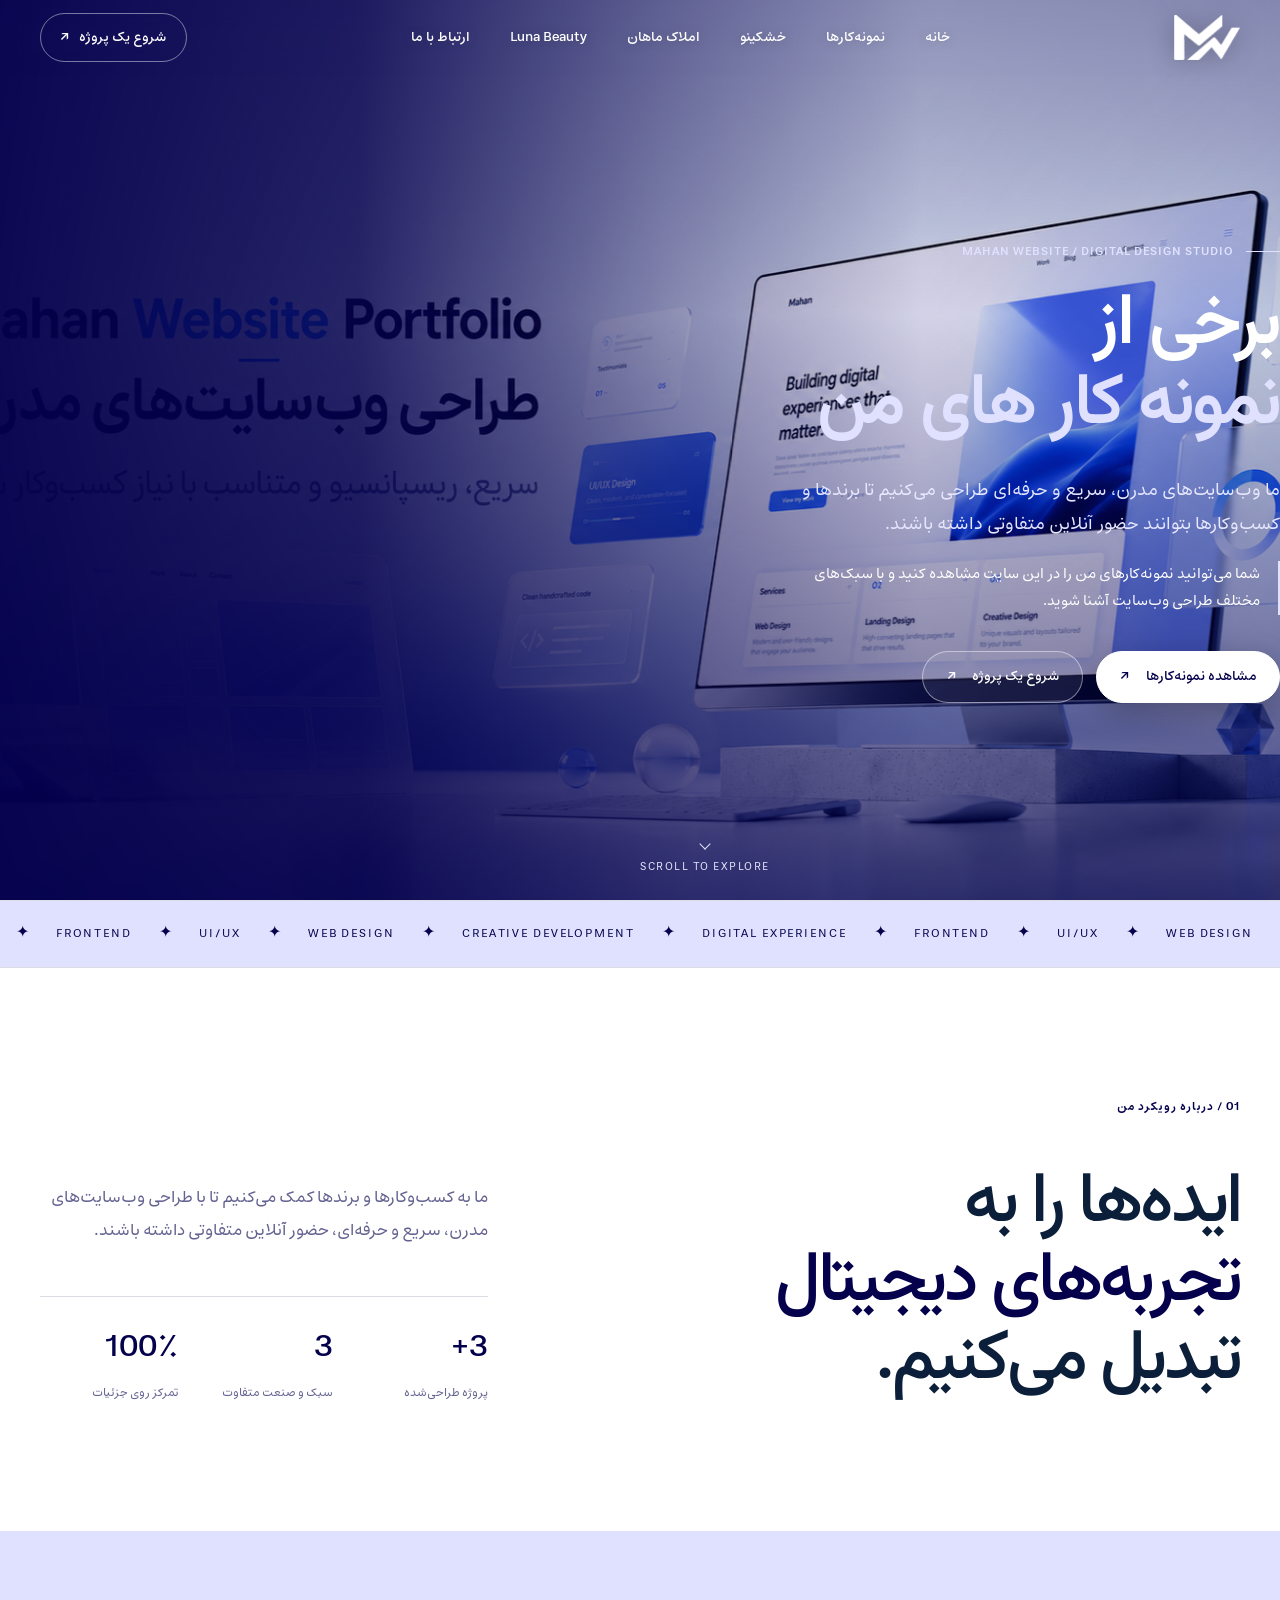
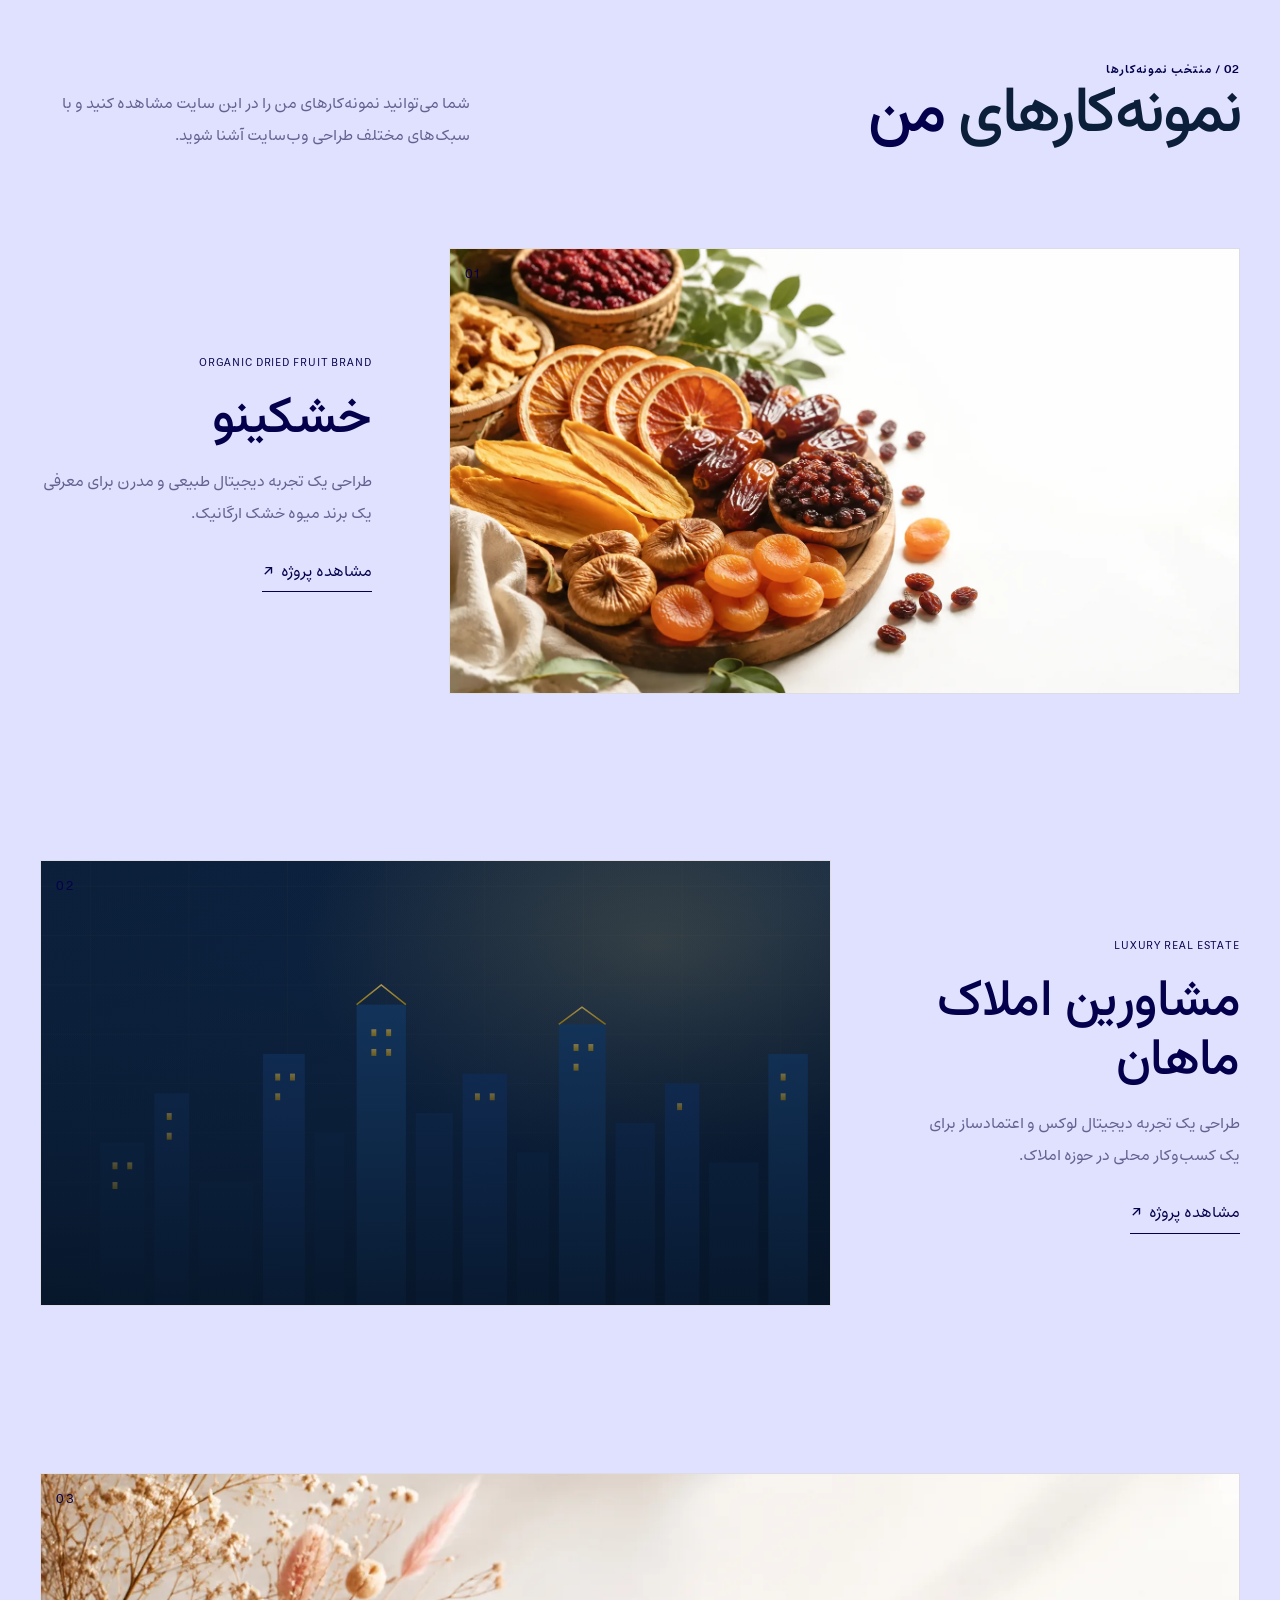
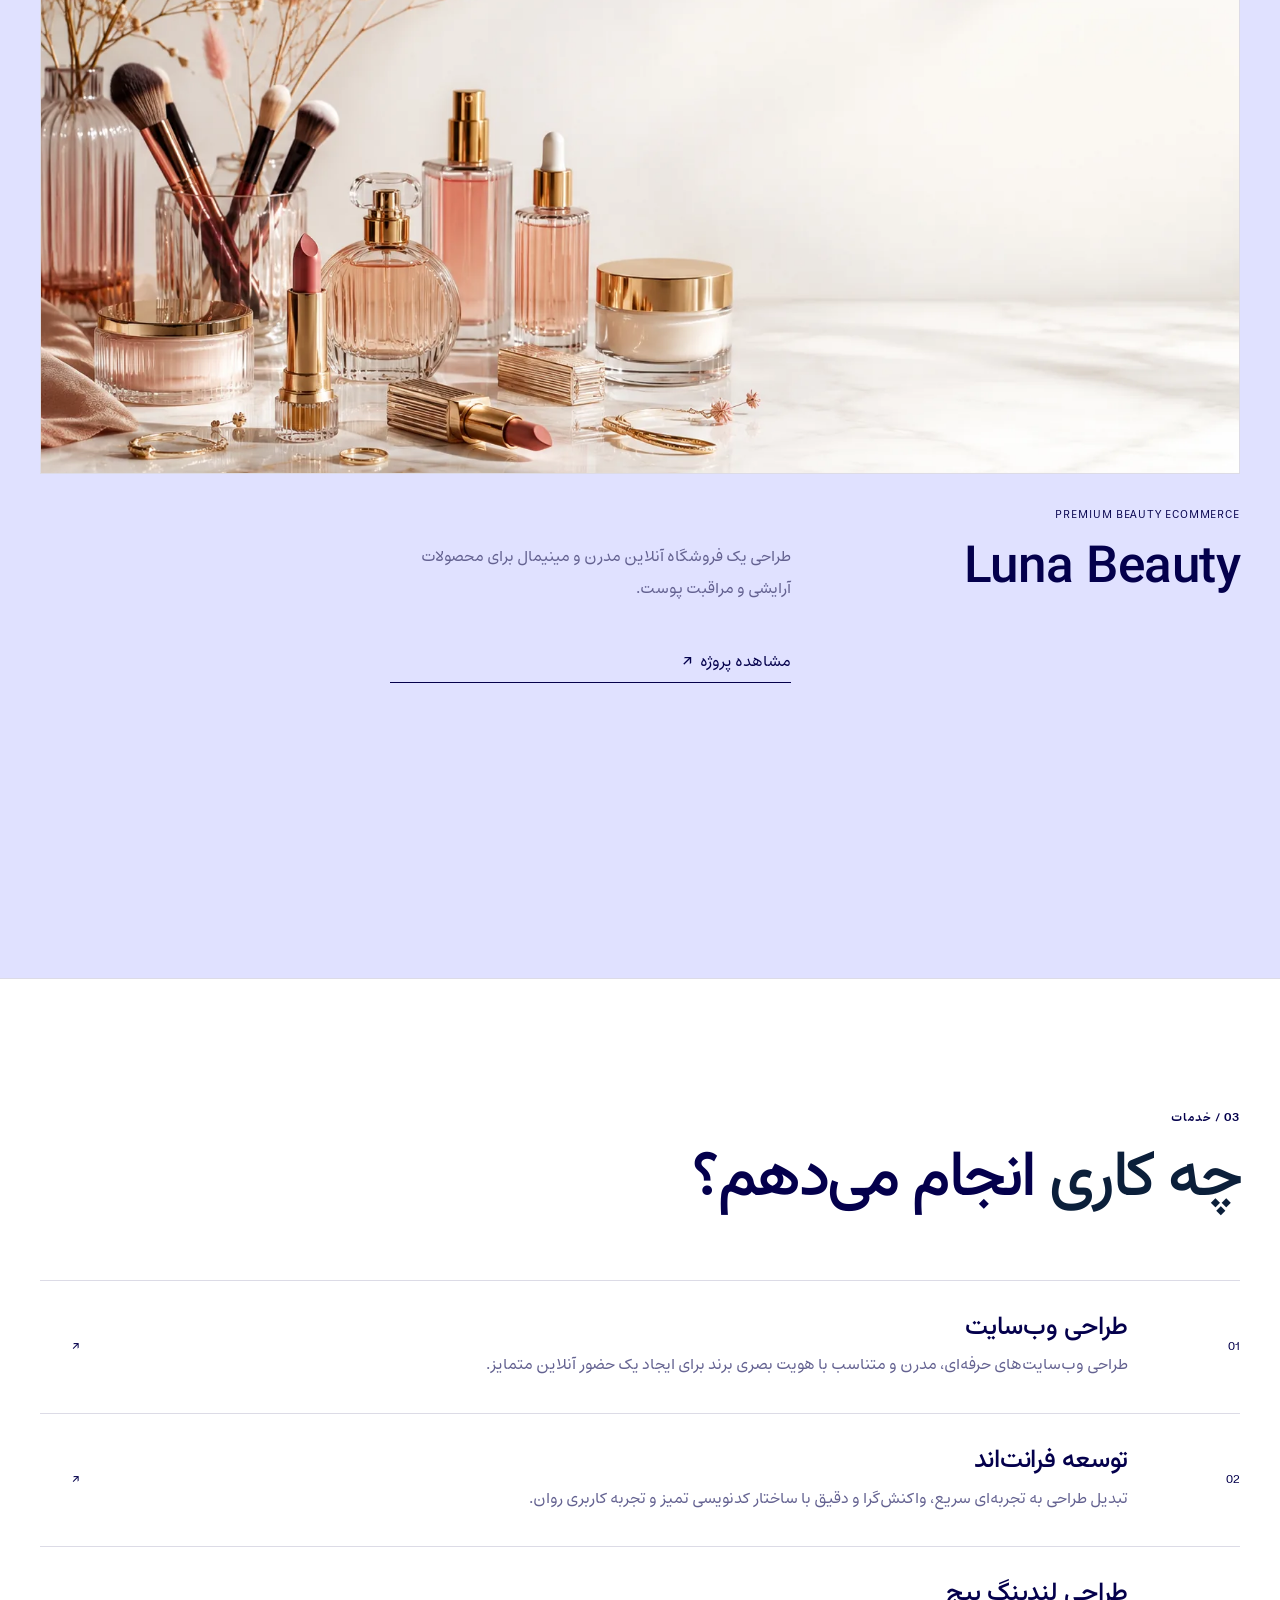
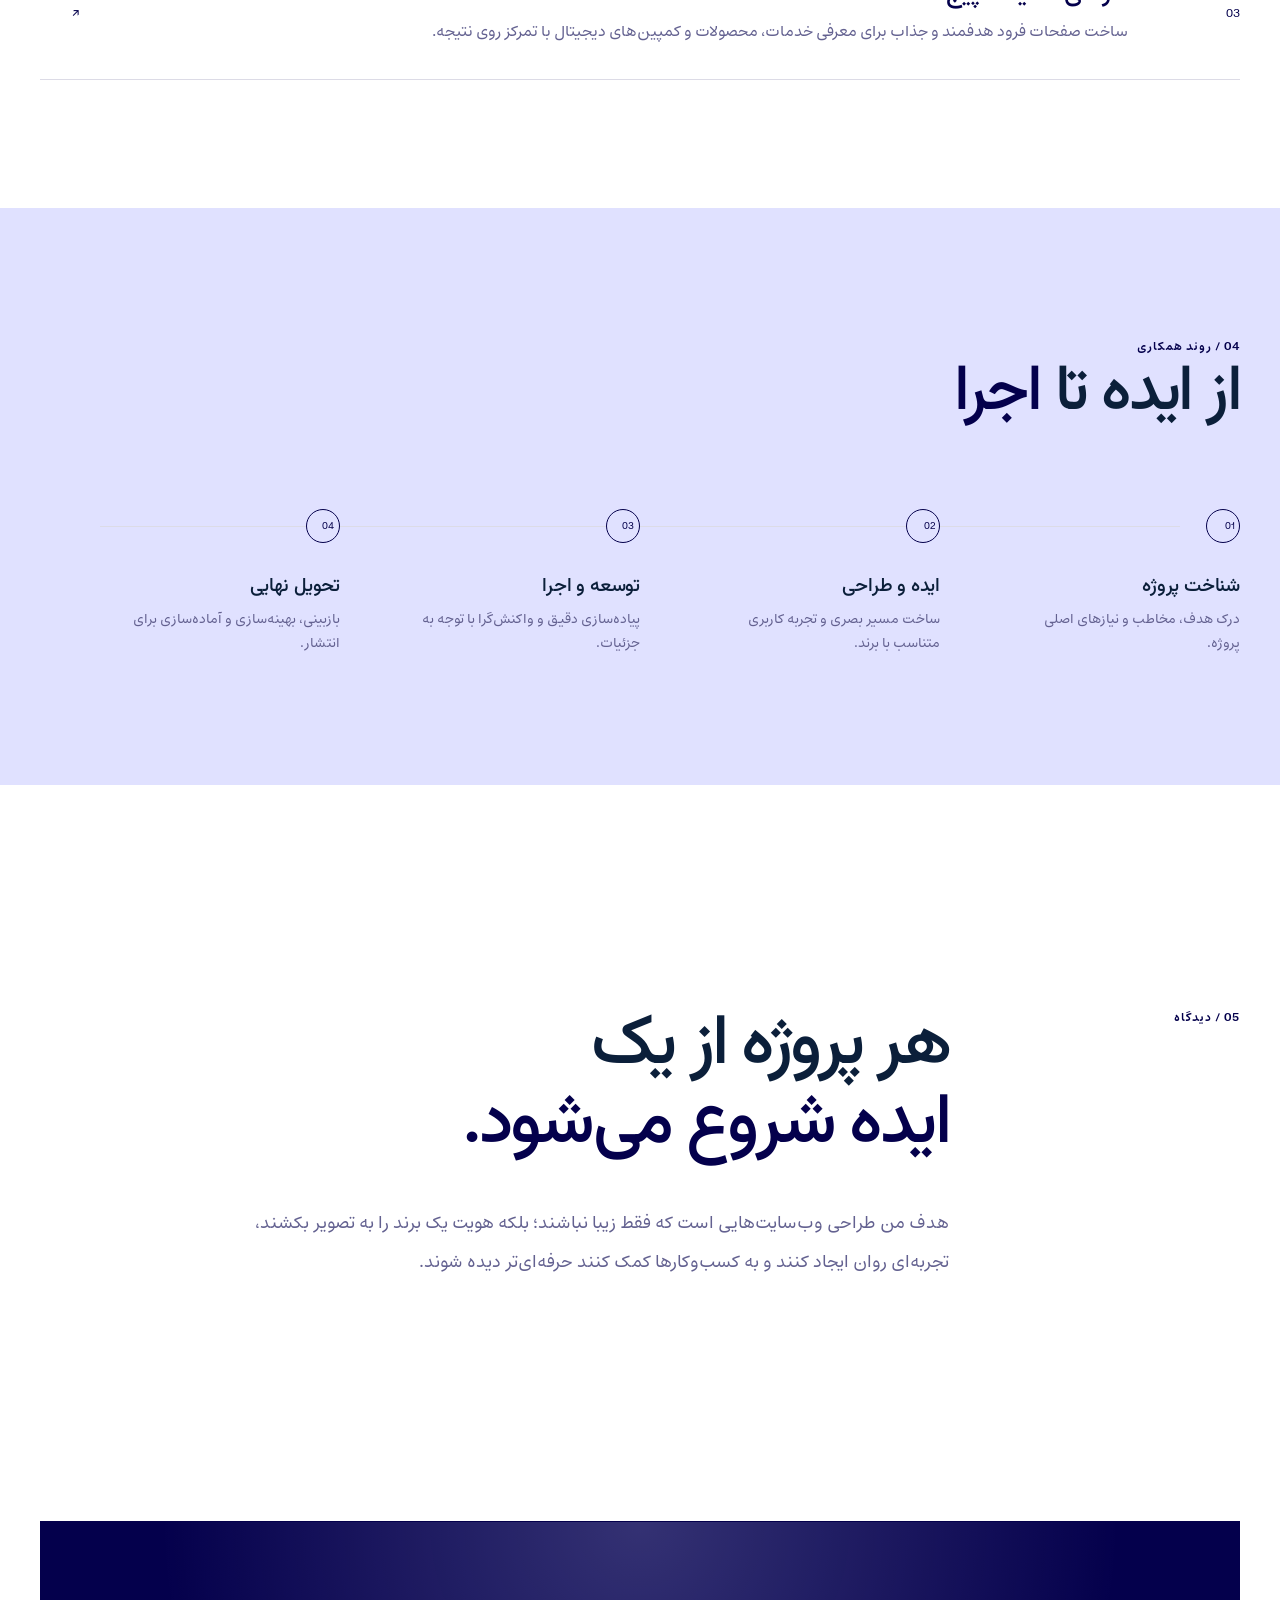
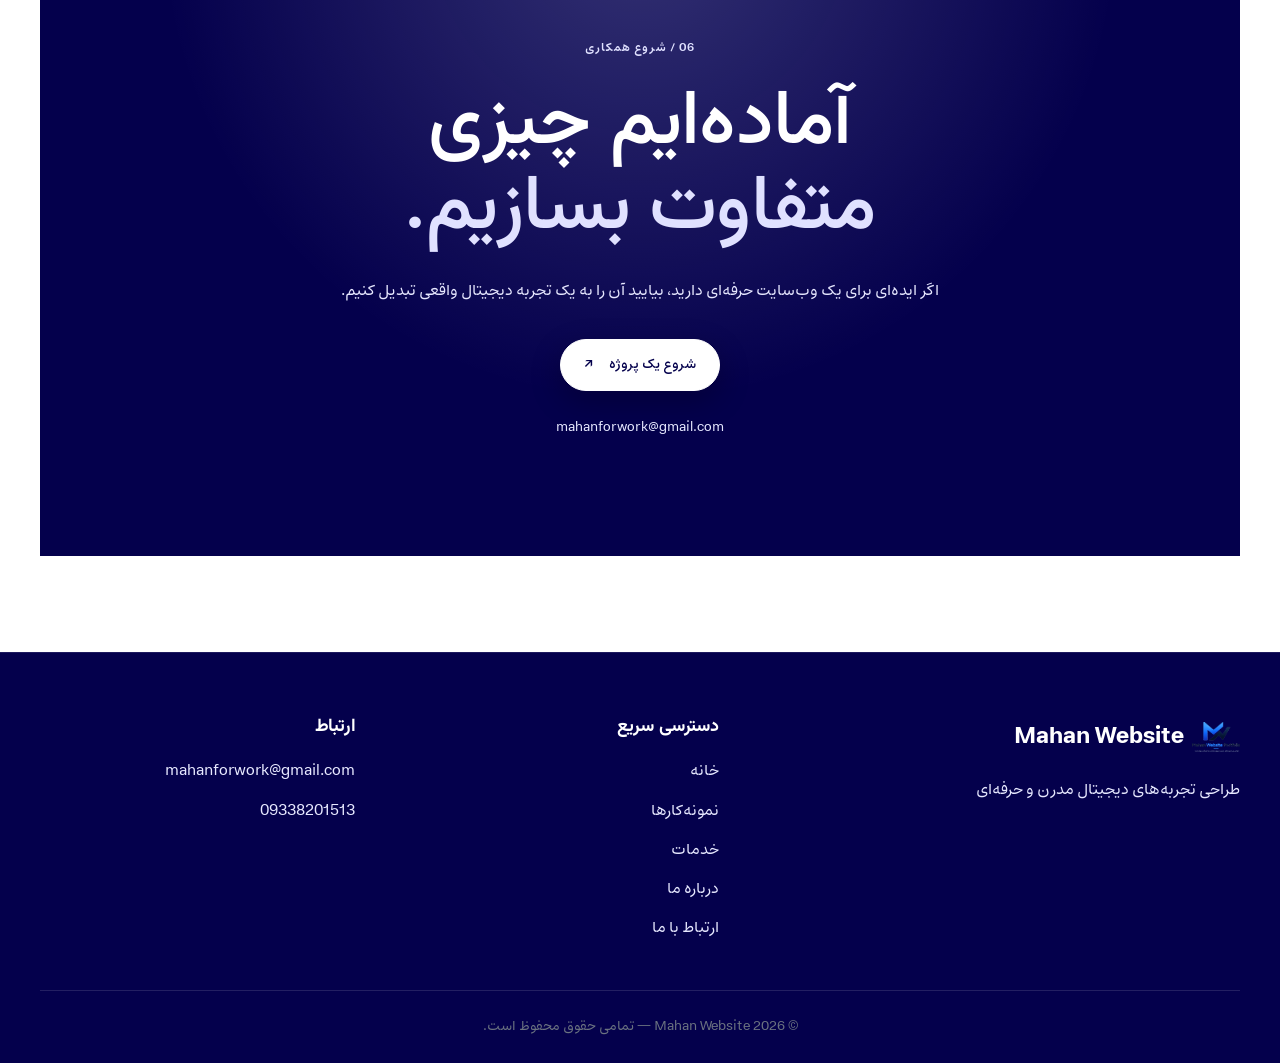
<file: index.html>
<!DOCTYPE html>
<html lang="fa" dir="rtl">
<head>
  <meta charset="UTF-8">
  <link rel="icon" type="image/svg+xml" href="assets/favicon.svg">
  <meta name="viewport" content="width=device-width, initial-scale=1.0">

  <title>Mahan Website | طراحی وب‌سایت‌های مدرن و حرفه‌ای</title>
  <meta name="description" content="Mahan Website؛ مجموعه‌ای از نمونه‌کارهای طراحی و توسعه وب‌سایت‌های مدرن و حرفه‌ای برای برندها و کسب‌وکارهای مختلف.">
  <meta name="author" content="Mahan Website">

  <meta property="og:type" content="website">
  <meta property="og:title" content="Mahan Website | طراحی وب‌سایت‌های مدرن و حرفه‌ای">
  <meta property="og:description" content="نمونه‌کارهای طراحی و توسعه وب‌سایت‌های مدرن و حرفه‌ای برای برندها و کسب‌وکارهای مختلف.">
  <meta property="og:image" content="assets/images/home-hero.webp">
  <meta property="og:locale" content="fa_IR">

  <link rel="stylesheet" href="css/global.css">
  <link rel="stylesheet" href="css/home.css">
</head>

<body class="portfolio-home-page">

<header class="site-navbar portfolio-navbar">
  <div class="container navbar-inner">
    <a href="index.html" class="navbar-logo" aria-label="Mahan Website - صفحه اصلی">
      <img src="assets/logo/mahan-icon-uploaded.png" alt="Mahan Website" class="navbar-logo-img" width="82" height="56">
      <span class="navbar-logo-text">Mahan Website</span>
    </a>

    <nav class="navbar-menu" aria-label="منوی اصلی">
      <a href="index.html" class="navbar-link active" aria-current="page">خانه</a>
      <a href="index.html#portfolio" class="navbar-link">نمونه‌کارها</a>
      <a href="drykino.html" class="navbar-link">خشکینو</a>
      <a href="real-estate.html" class="navbar-link">املاک ماهان</a>
      <a href="beauty-store.html" class="navbar-link">Luna Beauty</a>
      <a href="contact.html" class="navbar-link">ارتباط با ما</a>
    </nav>

    <a href="contact.html" class="home-nav-cta">شروع یک پروژه <span aria-hidden="true">↗</span></a>

    <button class="navbar-toggle" type="button" aria-label="باز کردن منوی موبایل" aria-expanded="false" aria-controls="mobile-drawer">
      <span></span><span></span><span></span>
    </button>
  </div>
</header>

<div class="navbar-overlay" aria-hidden="true"></div>

<aside class="mobile-drawer" id="mobile-drawer" aria-hidden="true">
  <div class="mobile-drawer-header">
    <a href="index.html" class="navbar-logo">
      <img src="assets/logo/mahan-icon-uploaded.png" alt="Mahan Website" class="navbar-logo-img" width="82" height="56">
      <span class="navbar-logo-text">Mahan Website</span>
    </a>
    <button class="mobile-drawer-close" type="button" aria-label="بستن منوی موبایل">×</button>
  </div>

  <nav class="mobile-nav" aria-label="منوی موبایل">
    <a href="index.html" class="mobile-nav-link active" aria-current="page">خانه</a>
    <a href="index.html#portfolio" class="mobile-nav-link">نمونه‌کارها</a>
    <a href="drykino.html" class="mobile-nav-link">خشکینو</a>
    <a href="real-estate.html" class="mobile-nav-link">املاک ماهان</a>
    <a href="beauty-store.html" class="mobile-nav-link">Luna Beauty</a>
    <a href="contact.html" class="mobile-nav-link">ارتباط با ما</a>
  </nav>

  <a href="contact.html" class="mobile-home-cta">شروع یک پروژه <span aria-hidden="true">↗</span></a>
</aside>

<main>
  <section class="portfolio-hero" aria-labelledby="hero-title">
    <div class="hero-media" aria-hidden="true">
      <img src="assets/images/home-hero.webp" alt="" class="hero-media-img" loading="eager" fetchpriority="high">
      <div class="hero-media-overlay"></div>
    </div>

    <div class="container portfolio-hero-inner">
      <div class="portfolio-hero-copy">
        <p class="portfolio-eyebrow"><span></span> Mahan Website / Digital Design Studio</p>
        <h1 id="hero-title">برخی از <br><em>نمونه کار های من</em></h1>
        <p class="portfolio-hero-description">
          ما وب‌سایت‌های مدرن، سریع و حرفه‌ای طراحی می‌کنیم تا برندها و کسب‌وکارها بتوانند حضور آنلاین متفاوتی داشته باشند.
        </p>
        <p class="portfolio-hero-message">
          شما می‌توانید نمونه‌کارهای من را در این سایت مشاهده کنید و با سبک‌های مختلف طراحی وب‌سایت آشنا شوید.
        </p>
        <div class="home-btn-group">
          <a href="#portfolio" class="btn home-btn-primary">مشاهده نمونه‌کارها <span>↗</span></a>
          <a href="contact.html" class="btn home-btn-secondary">شروع یک پروژه <span>↗</span></a>
        </div>
      </div>
    </div>

    <a href="#intro" class="hero-scroll-link" aria-label="مشاهده ادامه صفحه"><span></span> Scroll to explore</a>
  </section>

  <section class="home-marquee" aria-label="خدمات و تخصص‌ها">
    <div class="marquee-track">
      <span>WEB DESIGN</span><b>✦</b><span>UI/UX</span><b>✦</b><span>FRONTEND</span><b>✦</b><span>DIGITAL EXPERIENCE</span><b>✦</b><span>CREATIVE DEVELOPMENT</span><b>✦</b>
      <span>WEB DESIGN</span><b>✦</b><span>UI/UX</span><b>✦</b><span>FRONTEND</span><b>✦</b><span>DIGITAL EXPERIENCE</span><b>✦</b><span>CREATIVE DEVELOPMENT</span><b>✦</b>
    </div>
  </section>

  <section class="section home-intro" id="intro" aria-labelledby="intro-title">
    <div class="container">
      <div class="editorial-kicker" data-animate="fade-up">01 / درباره رویکرد من</div>
      <div class="intro-layout">
        <h2 class="editorial-title" id="intro-title" data-animate="fade-up">ایده‌ها را به<br><em>تجربه‌های دیجیتال</em><br>تبدیل می‌کنیم.</h2>
        <div class="intro-side" data-animate="fade-left">
          <p>ما به کسب‌وکارها و برندها کمک می‌کنیم تا با طراحی وب‌سایت‌های مدرن، سریع و حرفه‌ای، حضور آنلاین متفاوتی داشته باشند.</p>
          <div class="stats-grid">
            <div><strong>3+</strong><span>پروژه طراحی‌شده</span></div>
            <div><strong>3</strong><span>سبک و صنعت متفاوت</span></div>
            <div><strong>100٪</strong><span>تمرکز روی جزئیات</span></div>
          </div>
        </div>
      </div>
    </div>
  </section>

  <section class="section portfolio-section" id="portfolio" aria-labelledby="portfolio-title">
    <div class="container">
      <div class="portfolio-section-head" data-animate="fade-up">
        <div>
          <div class="editorial-kicker">02 / منتخب نمونه‌کارها</div>
          <h2 class="editorial-title compact" id="portfolio-title">نمونه‌کارهای <em>من</em></h2>
        </div>
        <p>شما می‌توانید نمونه‌کارهای من را در این سایت مشاهده کنید و با سبک‌های مختلف طراحی وب‌سایت آشنا شوید.</p>
      </div>

      <article class="portfolio-project portfolio-project-large" data-animate="fade-up">
        <div class="project-media">
          <a href="drykino.html" aria-label="مشاهده پروژه خشکینو">
            <img src="assets/images/drykino-hero.webp" alt="پروژه طراحی وب‌سایت خشکینو" loading="lazy">
          </a>
          <span class="project-index">01</span>
        </div>
        <div class="project-copy">
          <span class="project-category">Organic Dried Fruit Brand</span>
          <h3>خشکینو</h3>
          <p>طراحی یک تجربه دیجیتال طبیعی و مدرن برای معرفی یک برند میوه خشک ارگانیک.</p>
          <a href="drykino.html" class="project-link">مشاهده پروژه <span>↗</span></a>
        </div>
      </article>

      <article class="portfolio-project portfolio-project-reverse" data-animate="fade-up">
        <div class="project-media">
          <a href="real-estate.html" aria-label="مشاهده پروژه مشاورین املاک ماهان">
            <img src="assets/images/realestate-hero.svg" alt="پروژه طراحی وب‌سایت مشاورین املاک ماهان" loading="lazy">
          </a>
          <span class="project-index">02</span>
        </div>
        <div class="project-copy">
          <span class="project-category">Luxury Real Estate</span>
          <h3>مشاورین املاک ماهان</h3>
          <p>طراحی یک تجربه دیجیتال لوکس و اعتمادساز برای یک کسب‌وکار محلی در حوزه املاک.</p>
          <a href="real-estate.html" class="project-link">مشاهده پروژه <span>↗</span></a>
        </div>
      </article>

      <article class="portfolio-project portfolio-project-featured" data-animate="fade-up">
        <div class="project-media">
          <a href="beauty-store.html" aria-label="مشاهده پروژه Luna Beauty">
            <img src="assets/images/beauty-hero.webp" alt="پروژه طراحی فروشگاه آنلاین Luna Beauty" loading="lazy">
          </a>
          <span class="project-index">03</span>
        </div>
        <div class="project-copy">
          <span class="project-category">Premium Beauty Ecommerce</span>
          <h3>Luna Beauty</h3>
          <p>طراحی یک فروشگاه آنلاین مدرن و مینیمال برای محصولات آرایشی و مراقبت پوست.</p>
          <a href="beauty-store.html" class="project-link">مشاهده پروژه <span>↗</span></a>
        </div>
      </article>
    </div>
  </section>

  <section class="section services-section" id="services" aria-labelledby="services-title">
    <div class="container">
      <div class="editorial-kicker" data-animate="fade-up">03 / خدمات</div>
      <h2 class="editorial-title compact" id="services-title" data-animate="fade-up">چه کاری <em>انجام می‌دهم؟</em></h2>
      <div class="services-list">
        <article class="service-row" data-animate="fade-up">
          <span class="service-number">01</span><div><h3>طراحی وب‌سایت</h3><p>طراحی وب‌سایت‌های حرفه‌ای، مدرن و متناسب با هویت بصری برند برای ایجاد یک حضور آنلاین متمایز.</p></div><span class="service-arrow">↗</span>
        </article>
        <article class="service-row" data-animate="fade-up">
          <span class="service-number">02</span><div><h3>توسعه فرانت‌اند</h3><p>تبدیل طراحی به تجربه‌ای سریع، واکنش‌گرا و دقیق با ساختار کدنویسی تمیز و تجربه کاربری روان.</p></div><span class="service-arrow">↗</span>
        </article>
        <article class="service-row" data-animate="fade-up">
          <span class="service-number">03</span><div><h3>طراحی لندینگ پیج</h3><p>ساخت صفحات فرود هدفمند و جذاب برای معرفی خدمات، محصولات و کمپین‌های دیجیتال با تمرکز روی نتیجه.</p></div><span class="service-arrow">↗</span>
        </article>
      </div>
    </div>
  </section>

  <section class="section process-section" id="process" aria-labelledby="process-title">
    <div class="container">
      <div class="process-head">
        <div class="editorial-kicker" data-animate="fade-up">04 / روند همکاری</div>
        <h2 class="editorial-title compact" id="process-title" data-animate="fade-up">از ایده تا <em>اجرا</em></h2>
      </div>
      <div class="home-process-timeline">
        <article data-animate="fade-up"><span>01</span><h3>شناخت پروژه</h3><p>درک هدف، مخاطب و نیازهای اصلی پروژه.</p></article>
        <article data-animate="fade-up"><span>02</span><h3>ایده و طراحی</h3><p>ساخت مسیر بصری و تجربه کاربری متناسب با برند.</p></article>
        <article data-animate="fade-up"><span>03</span><h3>توسعه و اجرا</h3><p>پیاده‌سازی دقیق و واکنش‌گرا با توجه به جزئیات.</p></article>
        <article data-animate="fade-up"><span>04</span><h3>تحویل نهایی</h3><p>بازبینی، بهینه‌سازی و آماده‌سازی برای انتشار.</p></article>
      </div>
    </div>
  </section>

  <section class="section about-section" id="about" aria-labelledby="about-title">
    <div class="container about-inner">
      <div class="editorial-kicker" data-animate="fade-up">05 / دیدگاه</div>
      <div class="about-copy" data-animate="fade-up">
        <h2 class="editorial-title" id="about-title">هر پروژه از یک<br><em>ایده شروع می‌شود.</em></h2>
        <p>هدف من طراحی وب‌سایت‌هایی است که فقط زیبا نباشند؛ بلکه هویت یک برند را به تصویر بکشند، تجربه‌ای روان ایجاد کنند و به کسب‌وکارها کمک کنند حرفه‌ای‌تر دیده شوند.</p>
      </div>
    </div>
  </section>

  <section class="home-final-cta" id="start-project" aria-labelledby="cta-title">
    <div class="container">
      <div class="final-cta-inner" data-animate="scale">
        <span class="editorial-kicker">06 / شروع همکاری</span>
        <h2 id="cta-title">آماده‌ایم چیزی<br><em>متفاوت بسازیم.</em></h2>
        <p>اگر ایده‌ای برای یک وب‌سایت حرفه‌ای دارید، بیایید آن را به یک تجربه دیجیتال واقعی تبدیل کنیم.</p>
        <a href="contact.html" class="btn home-btn-primary">شروع یک پروژه <span>↗</span></a>
        <a href="mailto:mahanforwork@gmail.com" class="cta-email">mahanforwork@gmail.com</a>
      </div>
    </div>
  </section>
</main>

<footer class="site-footer portfolio-footer">
  <div class="container">
    <div class="footer-grid">
      <div class="footer-brand">
        <a href="index.html" class="footer-logo">
          <img src="assets/logo/mahan-lockup-transparent.png" alt="Mahan Website" class="footer-logo-img" width="110" height="69">
          <span>Mahan Website</span>
        </a>
        <p class="footer-description">طراحی تجربه‌های دیجیتال مدرن و حرفه‌ای</p>
      </div>
      <div class="footer-column">
        <h3 class="footer-title">دسترسی سریع</h3>
        <nav class="footer-links" aria-label="لینک‌های سریع">
          <a href="index.html" class="footer-link">خانه</a>
          <a href="index.html#portfolio" class="footer-link">نمونه‌کارها</a>
          <a href="#services" class="footer-link">خدمات</a>
          <a href="#about" class="footer-link">درباره ما</a>
          <a href="contact.html" class="footer-link">ارتباط با ما</a>
        </nav>
      </div>
      <div class="footer-column">
        <h3 class="footer-title">ارتباط</h3>
        <nav class="footer-links">
          <a href="mailto:mahanforwork@gmail.com" class="footer-link" dir="ltr">mahanforwork@gmail.com</a>
          <a href="tel:09338201513" class="footer-link" dir="ltr">09338201513</a>
        </nav>
      </div>
    </div>
    <div class="footer-bottom">
      <p>© <span data-current-year></span> Mahan Website — تمامی حقوق محفوظ است.</p>
    </div>
  </div>
</footer>

<script src="js/main.js"></script>
</body>
</html>
</file>
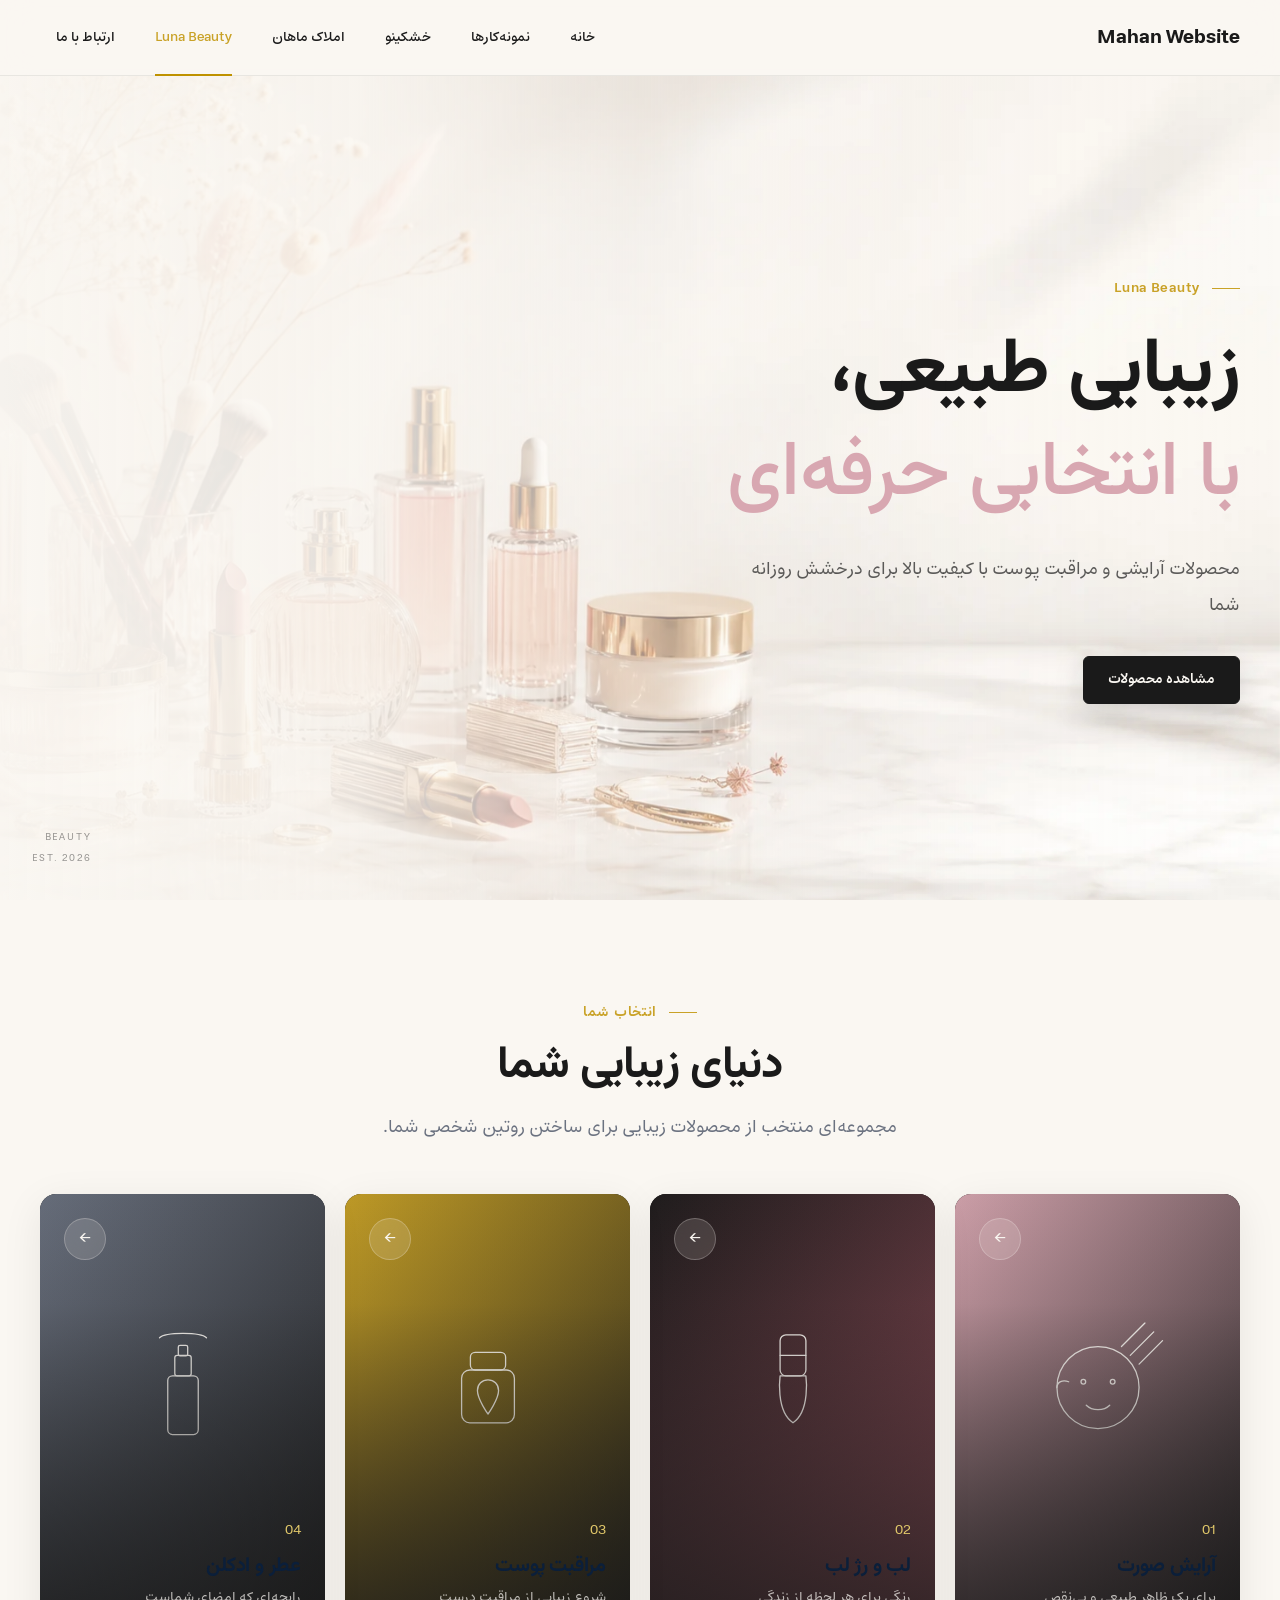
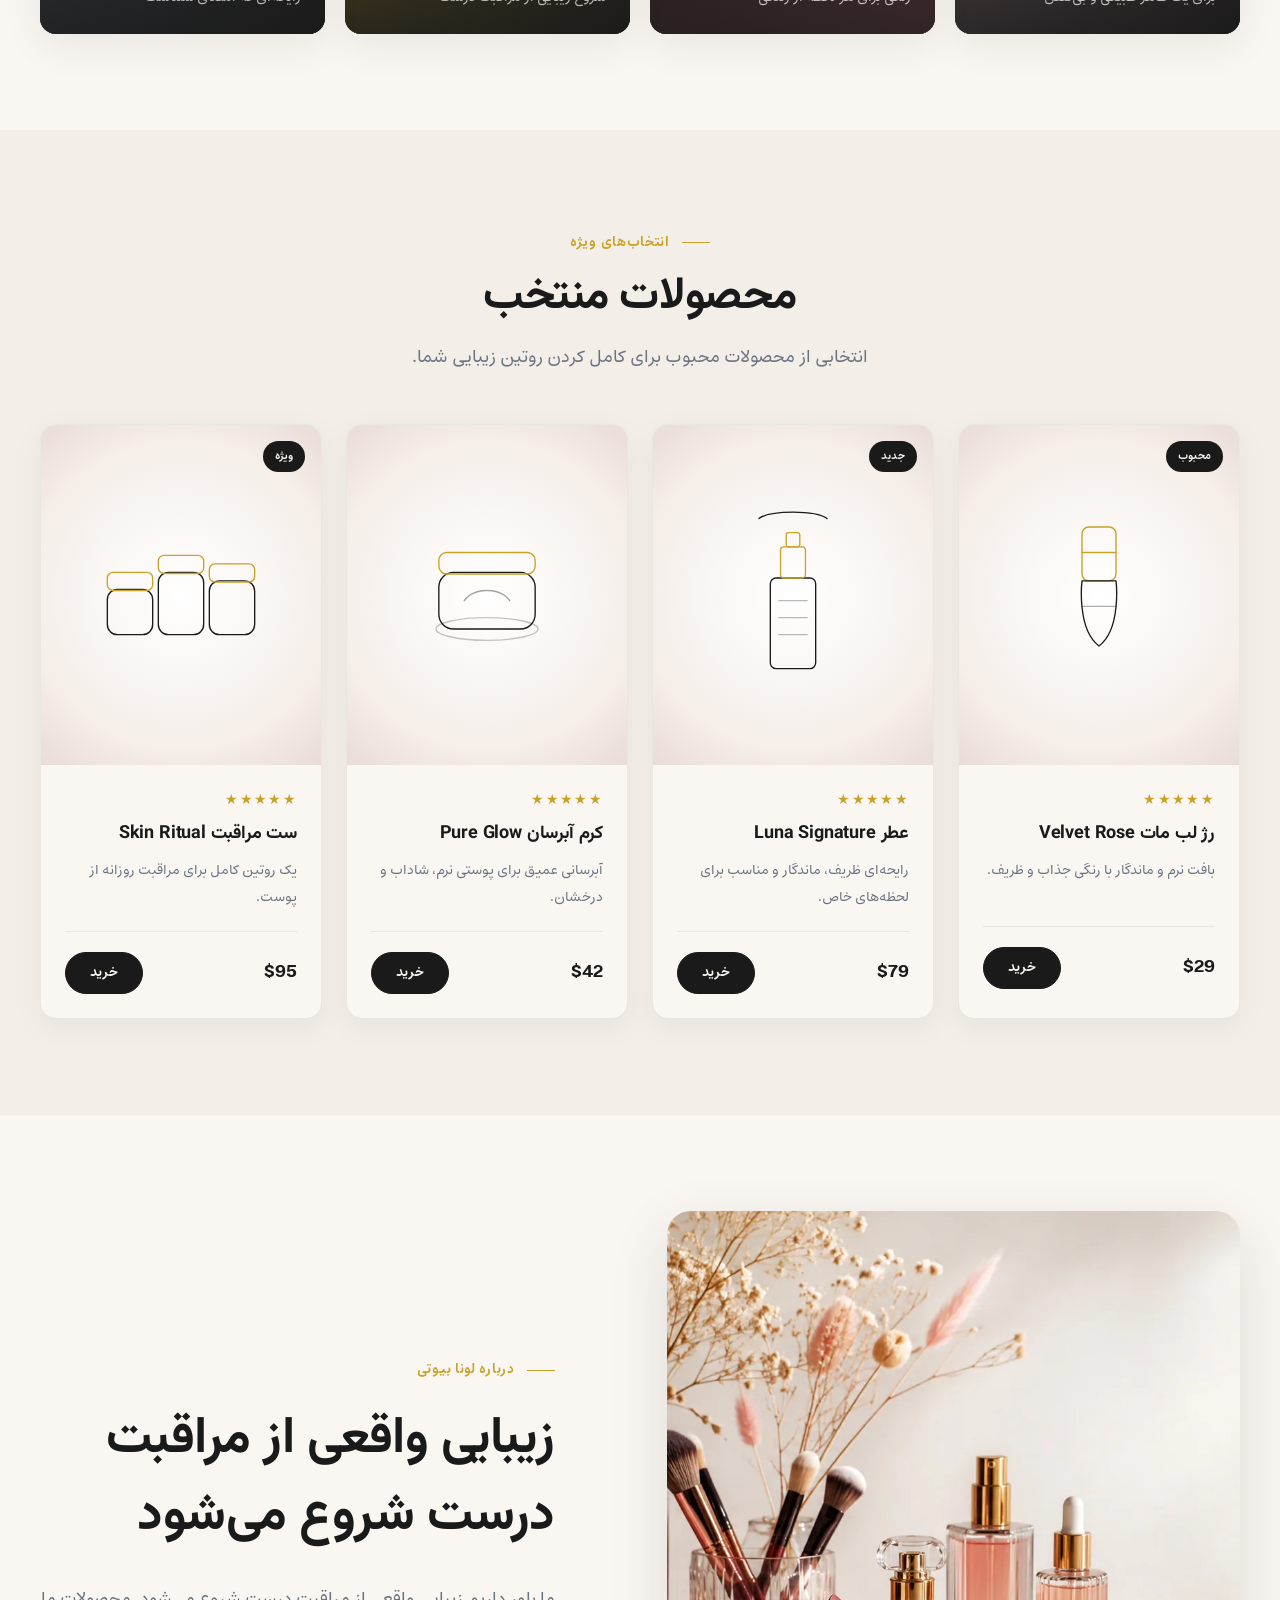
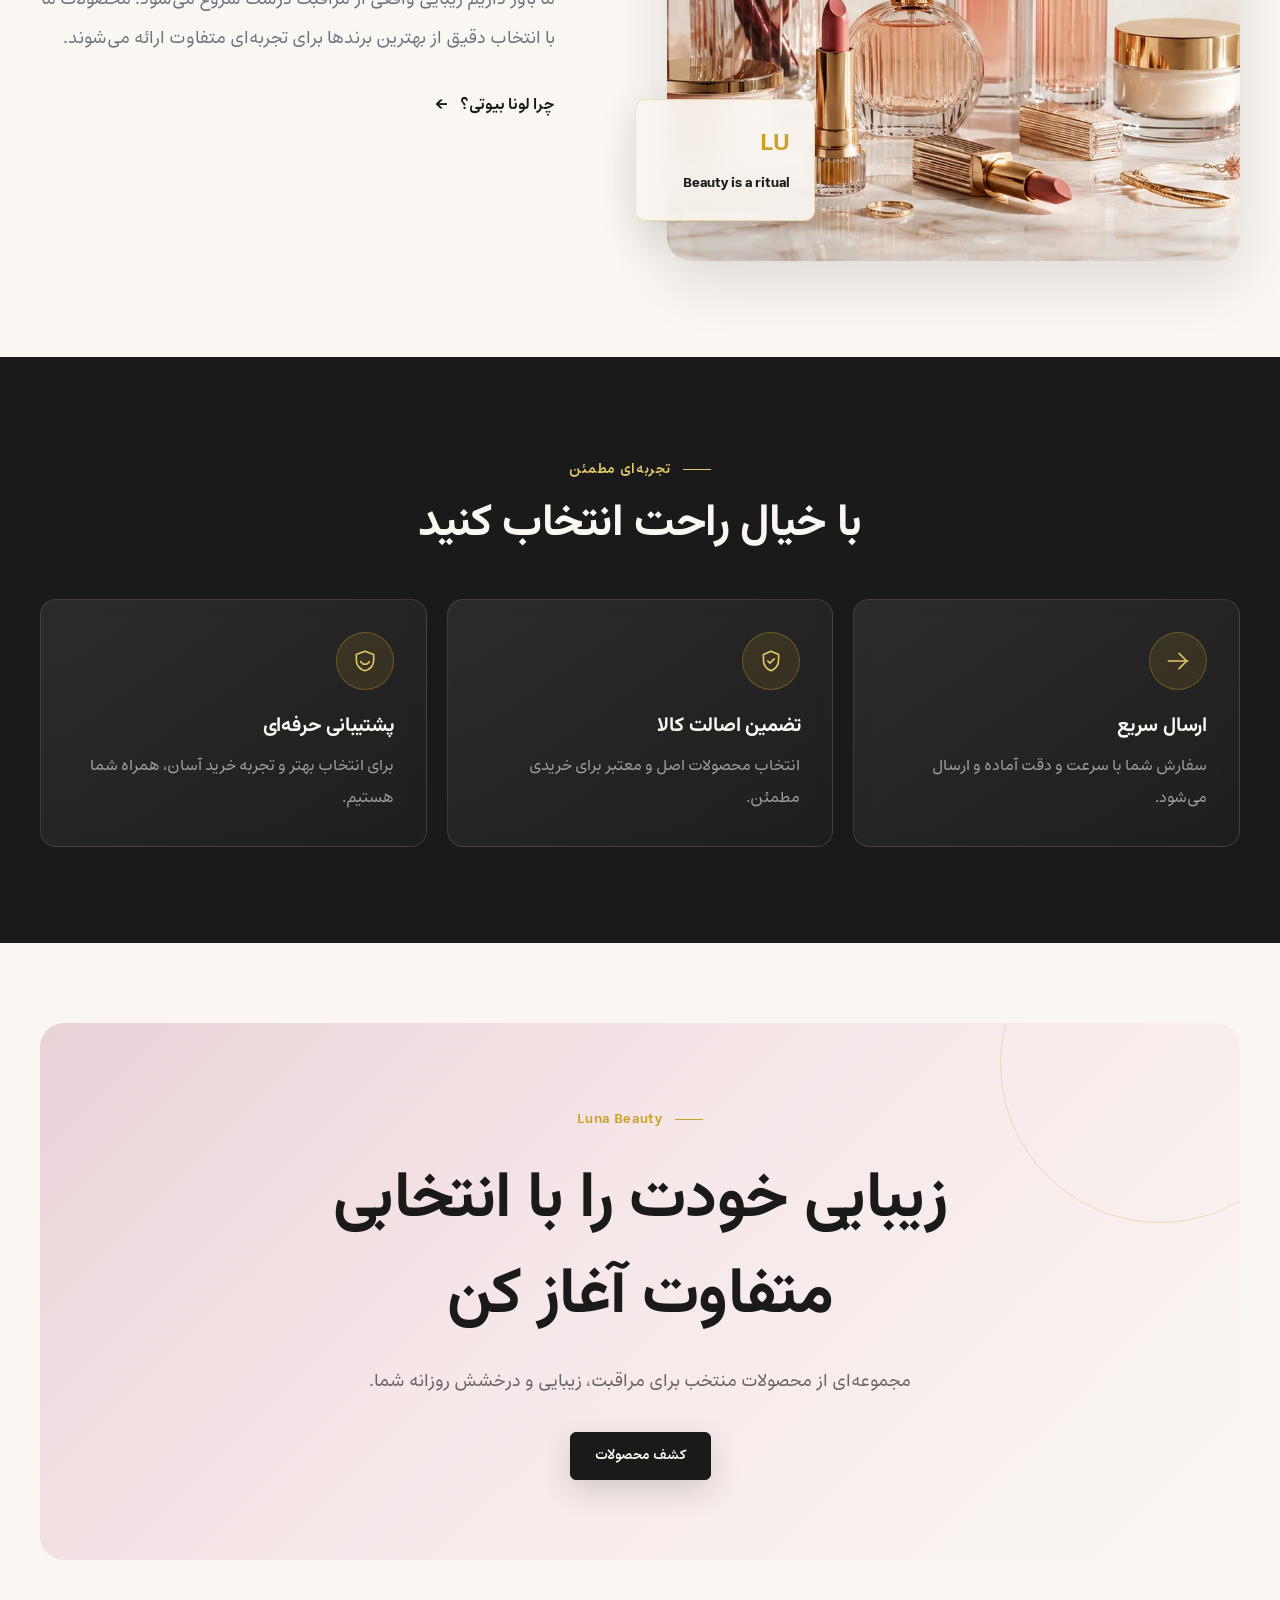
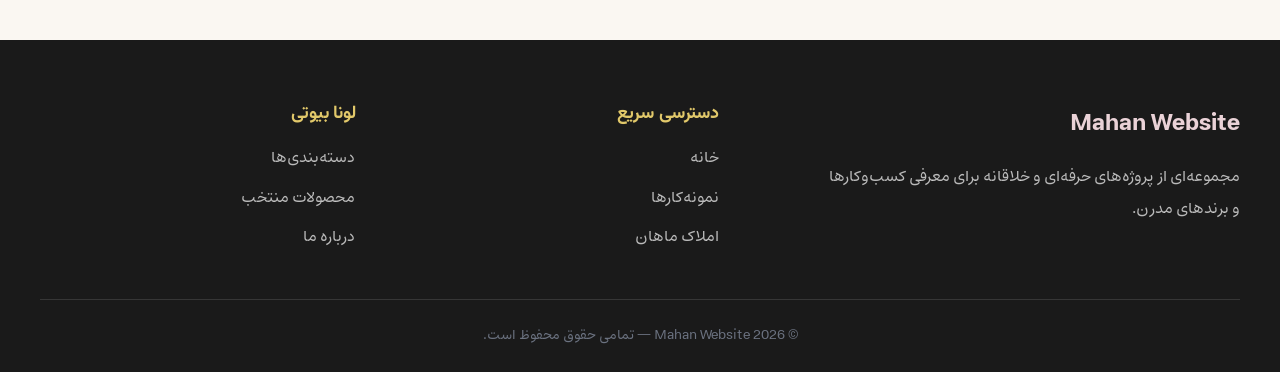
<file: beauty-store.html>
<!DOCTYPE html>
<html lang="fa" dir="rtl">
  <head>
    <meta charset="UTF-8" />
    <link rel="icon" type="image/svg+xml" href="assets/favicon.svg" />
    <meta name="viewport" content="width=device-width, initial-scale=1.0" />

    <title>لونا بیوتی | فروشگاه آنلاین لوازم آرایشی و مراقبت پوست</title>

    <meta
      name="description"
      content="لونا بیوتی؛ فروشگاه آنلاین محصولات آرایشی و مراقبت پوست با انتخابی حرفه‌ای، کیفیت بالا و تجربه‌ای متفاوت."
    />

    <meta
      name="keywords"
      content="لونا بیوتی, Luna Beauty, لوازم آرایشی, مراقبت پوست, رژ لب, عطر, ادکلن, محصولات زیبایی"
    />

    <meta name="author" content="Mahan Website" />

    <meta property="og:type" content="website" />
    <meta
      property="og:title"
      content="Luna Beauty | زیبایی طبیعی، با انتخابی حرفه‌ای"
    />
    <meta
      property="og:description"
      content="محصولات آرایشی و مراقبت پوست با کیفیت بالا برای درخشش روزانه شما."
    />
    <meta
      property="og:image"
      content="assets/images/beauty-hero.webp"
    />
    <meta property="og:locale" content="fa_IR" />

    <link rel="stylesheet" href="css/global.css" />
    <link rel="stylesheet" href="css/beauty.css" />
  </head>

  <body class="beauty-page">

    <!-- =====================================================
         NAVBAR
    ====================================================== -->

    <header class="site-navbar beauty-navbar">
      <div class="container navbar-inner">

        <a
          href="index.html"
          class="navbar-logo"
          aria-label="Mahan Website - صفحه اصلی"
        >
          Mahan Website
        </a>

        <nav class="navbar-menu" aria-label="منوی اصلی">
          <a href="index.html" class="navbar-link">خانه</a>
          <a href="index.html#portfolio" class="navbar-link">نمونه‌کارها</a>
          <a href="drykino.html" class="navbar-link">خشکینو</a>
          <a href="real-estate.html" class="navbar-link">املاک ماهان</a>
          <a href="beauty-store.html" class="navbar-link">Luna Beauty</a>
          <a href="contact.html" class="navbar-link">ارتباط با ما</a>
        </nav>

        <button
          class="navbar-toggle"
          type="button"
          aria-label="باز کردن منوی موبایل"
          aria-expanded="false"
          aria-controls="mobile-drawer"
        >
          <span></span>
          <span></span>
          <span></span>
        </button>

      </div>
    </header>


    <!-- =====================================================
         MOBILE NAVIGATION
    ====================================================== -->

    <div
      class="navbar-overlay"
      aria-hidden="true"
    ></div>

    <aside
      class="mobile-drawer"
      id="mobile-drawer"
      aria-hidden="true"
    >

      <div class="mobile-drawer-header">

        <a href="index.html" class="navbar-logo">
          Mahan Website
        </a>

        <button
          class="mobile-drawer-close"
          type="button"
          aria-label="بستن منوی موبایل"
        >
          ×
        </button>

      </div>

      <nav class="mobile-nav" aria-label="منوی موبایل">
        <a href="index.html" class="mobile-nav-link">خانه</a>
        <a href="index.html#portfolio" class="mobile-nav-link">نمونه‌کارها</a>
        <a href="drykino.html" class="mobile-nav-link">خشکینو</a>
        <a href="real-estate.html" class="mobile-nav-link">املاک ماهان</a>
        <a href="beauty-store.html" class="mobile-nav-link">Luna Beauty</a>
        <a href="contact.html" class="mobile-nav-link">ارتباط با ما</a>
      </nav>

    </aside>


    <main>

      <!-- =====================================================
           HERO
      ====================================================== -->

      <section
        class="beauty-hero"
        aria-labelledby="beauty-hero-title"
      >

        <div class="beauty-hero-image-wrap">

          <img
            src="assets/images/beauty-hero.webp"
            alt="محصولات لوکس آرایشی و مراقبت پوست لونا بیوتی شامل رژ لب، عطر و کرم"
            class="beauty-hero-image"
          />

        </div>

        <div class="beauty-hero-overlay"></div>

        <div class="container beauty-hero-content">

          <div
            class="beauty-hero-copy"
            data-animate="fade-right"
          >

            <span class="beauty-eyebrow">
              Luna Beauty
            </span>

            <h1 id="beauty-hero-title">
              زیبایی طبیعی،
              <span>با انتخابی حرفه‌ای</span>
            </h1>

            <p>
              محصولات آرایشی و مراقبت پوست با کیفیت بالا برای درخشش روزانه شما
            </p>

            <a
              href="#products"
              class="btn beauty-btn-primary"
            >
              مشاهده محصولات
            </a>

          </div>

        </div>

        <div class="beauty-hero-badge" aria-hidden="true">
          <span>BEAUTY</span>
          <span>EST. 2026</span>
        </div>

      </section>


      <!-- =====================================================
           CATEGORIES
      ====================================================== -->

      <section
        class="section beauty-categories"
        id="categories"
        aria-labelledby="categories-title"
      >

        <div class="container">

          <header
            class="section-header beauty-section-header"
            data-animate="fade-up"
          >

            <span class="beauty-section-label">
              انتخاب شما
            </span>

            <h2
              class="section-title"
              id="categories-title"
            >
              دنیای زیبایی شما
            </h2>

            <p class="section-description">
              مجموعه‌ای منتخب از محصولات زیبایی برای ساختن روتین شخصی شما.
            </p>

          </header>


          <div class="beauty-category-grid">

            <a
              href="#products"
              class="beauty-category-card"
              data-animate="fade-up"
            >

              <div class="category-image">
                <img
                  src="assets/images/beauty-category-face.svg"
                  alt="محصولات آرایش صورت"
                  loading="lazy"
                />
              </div>

              <div class="category-content">
                <span>01</span>
                <h3>آرایش صورت</h3>
                <p>برای یک ظاهر طبیعی و بی‌نقص</p>
              </div>

              <span class="category-arrow" aria-hidden="true">
                ←
              </span>

            </a>


            <a
              href="#products"
              class="beauty-category-card"
              data-animate="fade-up"
            >

              <div class="category-image">
                <img
                  src="assets/images/beauty-category-lips.svg"
                  alt="محصولات لب و رژ لب"
                  loading="lazy"
                />
              </div>

              <div class="category-content">
                <span>02</span>
                <h3>لب و رژ لب</h3>
                <p>رنگی برای هر لحظه از زندگی</p>
              </div>

              <span class="category-arrow" aria-hidden="true">
                ←
              </span>

            </a>


            <a
              href="#products"
              class="beauty-category-card"
              data-animate="fade-up"
            >

              <div class="category-image">
                <img
                  src="assets/images/beauty-category-skincare.svg"
                  alt="محصولات مراقبت پوست"
                  loading="lazy"
                />
              </div>

              <div class="category-content">
                <span>03</span>
                <h3>مراقبت پوست</h3>
                <p>شروع زیبایی از مراقبت درست</p>
              </div>

              <span class="category-arrow" aria-hidden="true">
                ←
              </span>

            </a>


            <a
              href="#products"
              class="beauty-category-card"
              data-animate="fade-up"
            >

              <div class="category-image">
                <img
                  src="assets/images/beauty-category-perfume.svg"
                  alt="محصولات عطر و ادکلن"
                  loading="lazy"
                />
              </div>

              <div class="category-content">
                <span>04</span>
                <h3>عطر و ادکلن</h3>
                <p>رایحه‌ای که امضای شماست</p>
              </div>

              <span class="category-arrow" aria-hidden="true">
                ←
              </span>

            </a>

          </div>

        </div>

      </section>


      <!-- =====================================================
           FEATURED PRODUCTS
      ====================================================== -->

      <section
        class="section beauty-products"
        id="products"
        aria-labelledby="products-title"
      >

        <div class="container">

          <header
            class="section-header beauty-section-header"
            data-animate="fade-up"
          >

            <span class="beauty-section-label">
              انتخاب‌های ویژه
            </span>

            <h2
              class="section-title"
              id="products-title"
            >
              محصولات منتخب
            </h2>

            <p class="section-description">
              انتخابی از محصولات محبوب برای کامل کردن روتین زیبایی شما.
            </p>

          </header>


          <div class="beauty-products-grid">

            <article
              class="beauty-product-card"
              data-animate="fade-up"
            >

              <div class="product-image-wrap">

                <span class="product-badge">
                  محبوب
                </span>

                <img
                  src="assets/images/product-lipstick.svg"
                  alt="رژ لب لوکس Luna Beauty"
                  class="product-image"
                  loading="lazy"
                />

              </div>

              <div class="product-info">

                <div class="product-rating" aria-label="امتیاز 5 از 5">
                  ★★★★★
                </div>

                <h3>
                  رژ لب مات Velvet Rose
                </h3>

                <p class="product-description">
                  بافت نرم و ماندگار با رنگی جذاب و ظریف.
                </p>

                <div class="product-footer">

                  <span class="product-price">
                    $29
                  </span>

                  <button
                    type="button"
                    class="product-buy-btn"
                    aria-label="افزودن رژ لب Velvet Rose به سبد خرید"
                  >
                    خرید
                  </button>

                </div>

              </div>

            </article>


            <article
              class="beauty-product-card"
              data-animate="fade-up"
            >

              <div class="product-image-wrap">

                <span class="product-badge">
                  جدید
                </span>

                <img
                  src="assets/images/product-perfume.svg"
                  alt="عطر لوکس Luna Beauty"
                  class="product-image"
                  loading="lazy"
                />

              </div>

              <div class="product-info">

                <div class="product-rating" aria-label="امتیاز 5 از 5">
                  ★★★★★
                </div>

                <h3>
                  عطر Luna Signature
                </h3>

                <p class="product-description">
                  رایحه‌ای ظریف، ماندگار و مناسب برای لحظه‌های خاص.
                </p>

                <div class="product-footer">

                  <span class="product-price">
                    $79
                  </span>

                  <button
                    type="button"
                    class="product-buy-btn"
                    aria-label="افزودن عطر Luna Signature به سبد خرید"
                  >
                    خرید
                  </button>

                </div>

              </div>

            </article>


            <article
              class="beauty-product-card"
              data-animate="fade-up"
            >

              <div class="product-image-wrap">

                <img
                  src="assets/images/product-skincare.svg"
                  alt="کرم مراقبت پوست Luna Beauty"
                  class="product-image"
                  loading="lazy"
                />

              </div>

              <div class="product-info">

                <div class="product-rating" aria-label="امتیاز 5 از 5">
                  ★★★★★
                </div>

                <h3>
                  کرم آبرسان Pure Glow
                </h3>

                <p class="product-description">
                  آبرسانی عمیق برای پوستی نرم، شاداب و درخشان.
                </p>

                <div class="product-footer">

                  <span class="product-price">
                    $42
                  </span>

                  <button
                    type="button"
                    class="product-buy-btn"
                    aria-label="افزودن کرم Pure Glow به سبد خرید"
                  >
                    خرید
                  </button>

                </div>

              </div>

            </article>


            <article
              class="beauty-product-card"
              data-animate="fade-up"
            >

              <div class="product-image-wrap">

                <span class="product-badge">
                  ویژه
                </span>

                <img
                  src="assets/images/product-skincare-set.svg"
                  alt="ست مراقبت پوست Luna Beauty"
                  class="product-image"
                  loading="lazy"
                />

              </div>

              <div class="product-info">

                <div class="product-rating" aria-label="امتیاز 5 از 5">
                  ★★★★★
                </div>

                <h3>
                  ست مراقبت Skin Ritual
                </h3>

                <p class="product-description">
                  یک روتین کامل برای مراقبت روزانه از پوست.
                </p>

                <div class="product-footer">

                  <span class="product-price">
                    $95
                  </span>

                  <button
                    type="button"
                    class="product-buy-btn"
                    aria-label="افزودن ست Skin Ritual به سبد خرید"
                  >
                    خرید
                  </button>

                </div>

              </div>

            </article>

          </div>

        </div>

      </section>


      <!-- =====================================================
           ABOUT BRAND
      ====================================================== -->

      <section
        class="beauty-about"
        id="about"
        aria-labelledby="about-title"
      >

        <div class="container">

          <div class="beauty-about-grid">

            <div
              class="beauty-about-visual"
              data-animate="fade-right"
            >

              <div class="about-image-main">
                <img
                  src="assets/images/beauty-hero.webp"
                  alt="محصولات منتخب زیبایی Luna Beauty"
                  loading="lazy"
                />
              </div>

              <div class="about-floating-card">
                <span>LU</span>
                <strong>
                  Beauty is a ritual
                </strong>
              </div>

            </div>


            <div
              class="beauty-about-content"
              data-animate="fade-left"
            >

              <span class="beauty-section-label">
                درباره لونا بیوتی
              </span>

              <h2 id="about-title">
                زیبایی واقعی
                از مراقبت درست شروع می‌شود
              </h2>

              <p>
                ما باور داریم زیبایی واقعی از مراقبت درست شروع می‌شود.
                محصولات ما با انتخاب دقیق از بهترین برندها برای تجربه‌ای
                متفاوت ارائه می‌شوند.
              </p>

              <a
                href="#trust"
                class="beauty-text-link"
              >
                چرا لونا بیوتی؟
                <span aria-hidden="true">←</span>
              </a>

            </div>

          </div>

        </div>

      </section>


      <!-- =====================================================
           TRUST
      ====================================================== -->

      <section
        class="section beauty-trust"
        id="trust"
        aria-labelledby="trust-title"
      >

        <div class="container">

          <header
            class="section-header beauty-section-header"
            data-animate="fade-up"
          >

            <span class="beauty-section-label">
              تجربه‌ای مطمئن
            </span>

            <h2
              class="section-title"
              id="trust-title"
            >
              با خیال راحت انتخاب کنید
            </h2>

          </header>


          <div class="beauty-trust-grid">

            <article
              class="beauty-trust-card"
              data-animate="fade-up"
            >

              <div class="trust-icon" aria-hidden="true">
                <svg
                  viewBox="0 0 24 24"
                  fill="none"
                  xmlns="http://www.w3.org/2000/svg"
                >
                  <path
                    d="M3 12H21"
                    stroke="currentColor"
                    stroke-width="1.5"
                    stroke-linecap="round"
                  />
                  <path
                    d="M13 5L20 12L13 19"
                    stroke="currentColor"
                    stroke-width="1.5"
                    stroke-linecap="round"
                    stroke-linejoin="round"
                  />
                </svg>
              </div>

              <h3>
                ارسال سریع
              </h3>

              <p>
                سفارش شما با سرعت و دقت آماده و ارسال می‌شود.
              </p>

            </article>


            <article
              class="beauty-trust-card"
              data-animate="fade-up"
            >

              <div class="trust-icon" aria-hidden="true">
                <svg
                  viewBox="0 0 24 24"
                  fill="none"
                  xmlns="http://www.w3.org/2000/svg"
                >
                  <path
                    d="M12 3L19 6V11C19 15.5 16.2 19.2 12 21C7.8 19.2 5 15.5 5 11V6L12 3Z"
                    stroke="currentColor"
                    stroke-width="1.5"
                    stroke-linejoin="round"
                  />
                  <path
                    d="M9 12L11 14L15 10"
                    stroke="currentColor"
                    stroke-width="1.5"
                    stroke-linecap="round"
                    stroke-linejoin="round"
                  />
                </svg>
              </div>

              <h3>
                تضمین اصالت کالا
              </h3>

              <p>
                انتخاب محصولات اصل و معتبر برای خریدی مطمئن.
              </p>

            </article>


            <article
              class="beauty-trust-card"
              data-animate="fade-up"
            >

              <div class="trust-icon" aria-hidden="true">
                <svg
                  viewBox="0 0 24 24"
                  fill="none"
                  xmlns="http://www.w3.org/2000/svg"
                >
                  <path
                    d="M20 11.5C20 16.2 16.5 20 12 21C7.5 20 4 16.2 4 11.5V6L12 3L20 6V11.5Z"
                    stroke="currentColor"
                    stroke-width="1.5"
                    stroke-linejoin="round"
                  />
                  <path
                    d="M8 12.5C8.8 14 10.2 15 12 15C13.8 15 15.2 14 16 12.5"
                    stroke="currentColor"
                    stroke-width="1.5"
                    stroke-linecap="round"
                  />
                </svg>
              </div>

              <h3>
                پشتیبانی حرفه‌ای
              </h3>

              <p>
                برای انتخاب بهتر و تجربه خرید آسان، همراه شما هستیم.
              </p>

            </article>

          </div>

        </div>

      </section>


      <!-- =====================================================
           FINAL CTA
      ====================================================== -->

      <section
        class="beauty-cta"
        aria-labelledby="beauty-cta-title"
      >

        <div class="container">

          <div
            class="beauty-cta-inner"
            data-animate="scale"
          >

            <div class="beauty-cta-orbit" aria-hidden="true"></div>

            <span class="beauty-section-label">
              Luna Beauty
            </span>

            <h2 id="beauty-cta-title">
              زیبایی خودت را
              با انتخابی متفاوت آغاز کن
            </h2>

            <p>
              مجموعه‌ای از محصولات منتخب برای مراقبت، زیبایی و درخشش روزانه شما.
            </p>

            <a
              href="#products"
              class="btn beauty-btn-primary"
            >
              کشف محصولات
            </a>

          </div>

        </div>

      </section>

    </main>


    <!-- =====================================================
         SHARED FOOTER
    ====================================================== -->

    <footer class="site-footer beauty-footer">

      <div class="container">

        <div class="footer-grid">

          <div class="footer-brand">

            <a
              href="index.html"
              class="footer-logo"
            >
              Mahan Website
            </a>

            <p class="footer-description">
              مجموعه‌ای از پروژه‌های حرفه‌ای و خلاقانه برای معرفی
              کسب‌وکارها و برندهای مدرن.
            </p>

          </div>


          <div class="footer-column">

            <h3 class="footer-title">
              دسترسی سریع
            </h3>

            <nav class="footer-links">

              <a href="index.html" class="footer-link">
                خانه
              </a>

              <a href="index.html#portfolio" class="footer-link">
                نمونه‌کارها
              </a>

              <a href="real-estate.html" class="footer-link">
                املاک ماهان
              </a>

            </nav>

          </div>


          <div class="footer-column">

            <h3 class="footer-title">
              لونا بیوتی
            </h3>

            <nav class="footer-links">

              <a href="#categories" class="footer-link">
                دسته‌بندی‌ها
              </a>

              <a href="#products" class="footer-link">
                محصولات منتخب
              </a>

              <a href="#about" class="footer-link">
                درباره ما
              </a>

            </nav>

          </div>

        </div>


        <div class="footer-bottom">

          <p>
            © <span data-current-year></span>
            Mahan Website — تمامی حقوق محفوظ است.
          </p>

        </div>

      </div>

    </footer>


    <script src="js/main.js"></script>

  </body>
</html>
</file>
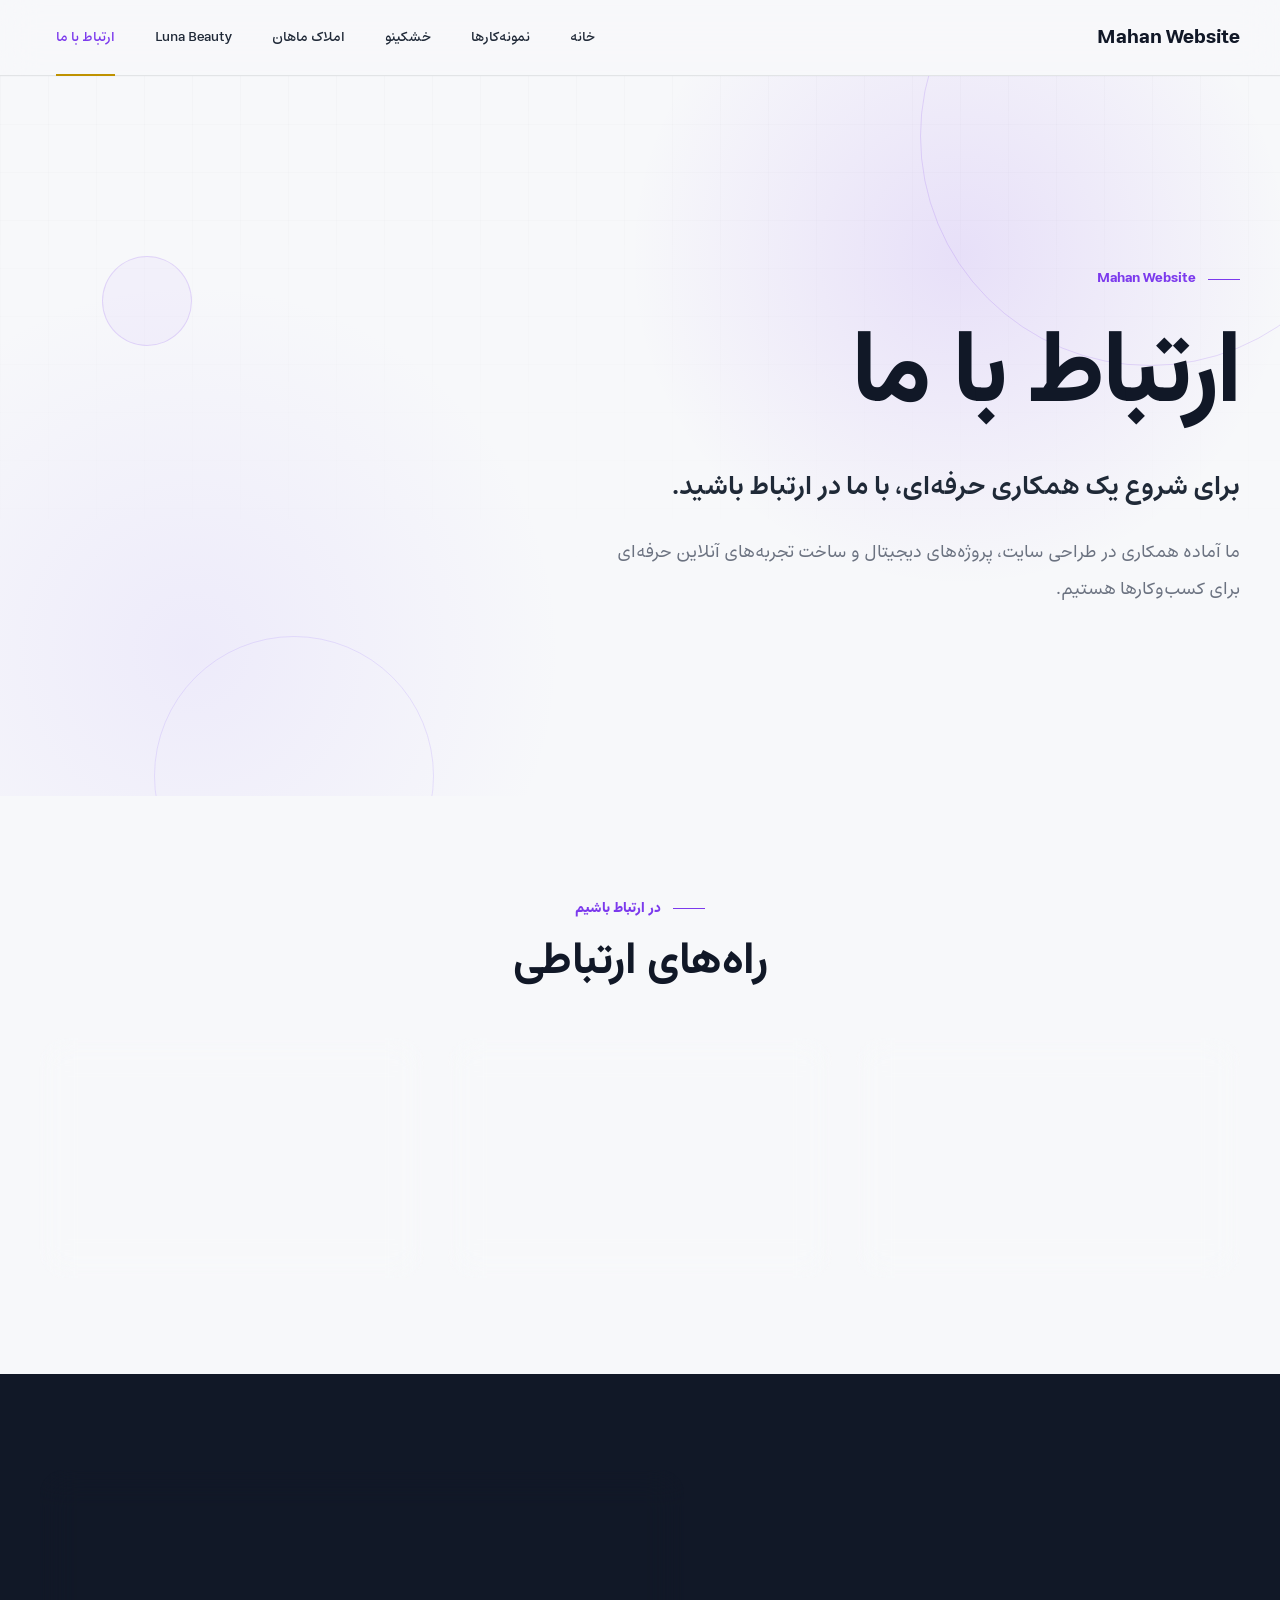
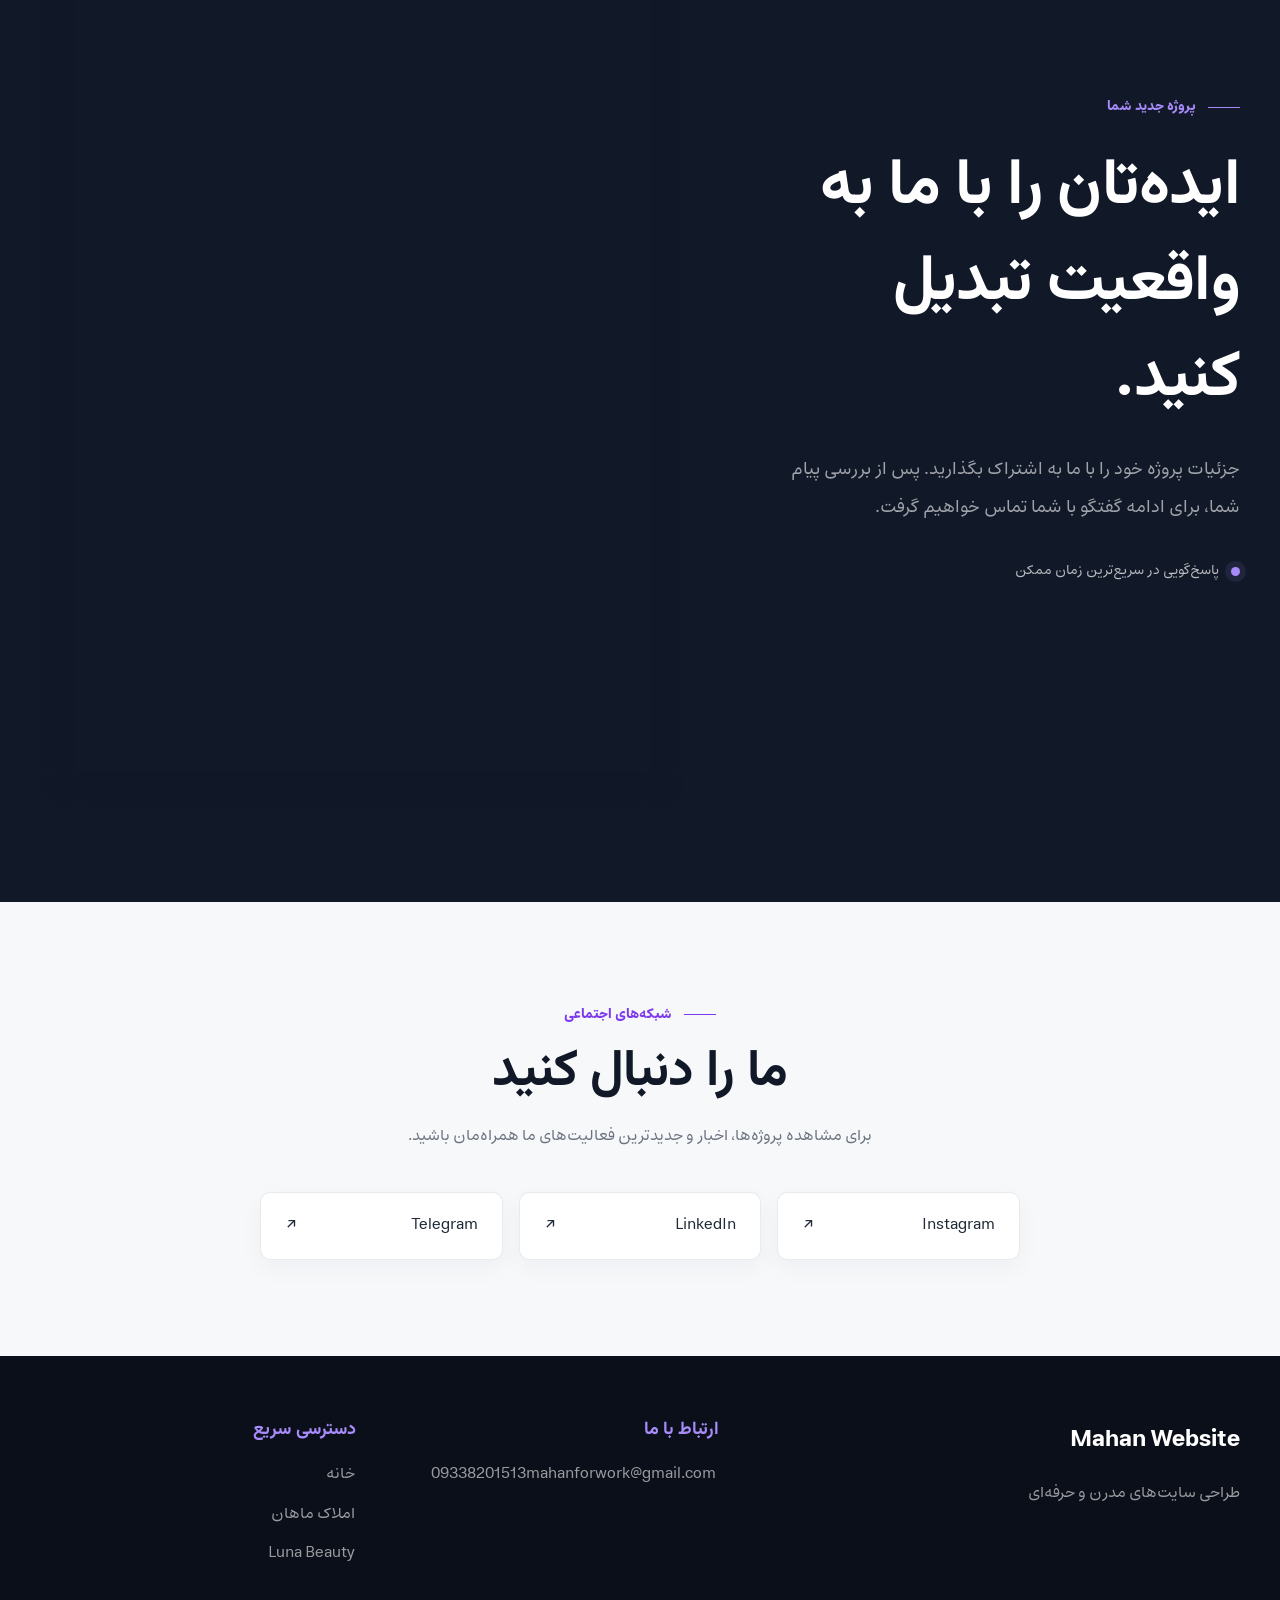
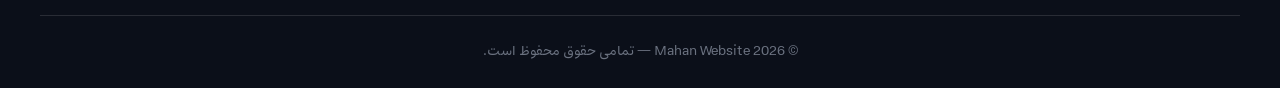
<file: contact.html>
<!DOCTYPE html>
<html lang="fa" dir="rtl">
<head>
  <meta charset="UTF-8">
  <link rel="icon" type="image/svg+xml" href="assets/favicon.svg">
  <meta name="viewport" content="width=device-width, initial-scale=1.0">

  <title>ارتباط با ما | Mahan Website</title>

  <meta
    name="description"
    content="برای شروع یک همکاری حرفه‌ای در طراحی سایت، پروژه‌های دیجیتال و ساخت تجربه‌های آنلاین حرفه‌ای با Mahan Website در ارتباط باشید."
  >

  <meta
    name="keywords"
    content="Mahan Website, ارتباط با ما, طراحی سایت, طراحی وب, پروژه دیجیتال, طراحی تجربه کاربری"
  >

  <meta name="author" content="Mahan Website">

  <meta property="og:type" content="website">
  <meta property="og:title" content="ارتباط با ما | Mahan Website">
  <meta
    property="og:description"
    content="برای شروع یک همکاری حرفه‌ای، با Mahan Website در ارتباط باشید."
  >
  <meta property="og:locale" content="fa_IR">

  <link rel="stylesheet" href="css/global.css">
  <link rel="stylesheet" href="css/contact.css">
</head>

<body class="contact-page">

  <!-- =====================================================
       NAVBAR
  ====================================================== -->

  <header class="site-navbar contact-navbar">
    <div class="container navbar-inner">

      <a
        href="index.html"
        class="navbar-logo"
        aria-label="Mahan Website - صفحه اصلی"
      >
        Mahan Website
      </a>

      <nav class="navbar-menu" aria-label="منوی اصلی">
          <a href="index.html" class="navbar-link">خانه</a>
          <a href="index.html#portfolio" class="navbar-link">نمونه‌کارها</a>
          <a href="drykino.html" class="navbar-link">خشکینو</a>
          <a href="real-estate.html" class="navbar-link">املاک ماهان</a>
          <a href="beauty-store.html" class="navbar-link">Luna Beauty</a>
          <a href="contact.html" class="navbar-link">ارتباط با ما</a>
        </nav>

      <button
        class="navbar-toggle"
        type="button"
        aria-label="باز کردن منوی موبایل"
        aria-expanded="false"
        aria-controls="mobile-drawer"
      >
        <span></span>
        <span></span>
        <span></span>
      </button>

    </div>
  </header>


  <!-- =====================================================
       MOBILE NAVIGATION
  ====================================================== -->

  <div
    class="navbar-overlay"
    aria-hidden="true"
  ></div>

  <aside
    class="mobile-drawer"
    id="mobile-drawer"
    aria-hidden="true"
  >

    <div class="mobile-drawer-header">

      <a
        href="index.html"
        class="navbar-logo"
      >
        Mahan Website
      </a>

      <button
        class="mobile-drawer-close"
        type="button"
        aria-label="بستن منوی موبایل"
      >
        ×
      </button>

    </div>

    <nav class="mobile-nav" aria-label="منوی موبایل">
        <a href="index.html" class="mobile-nav-link">خانه</a>
        <a href="index.html#portfolio" class="mobile-nav-link">نمونه‌کارها</a>
        <a href="drykino.html" class="mobile-nav-link">خشکینو</a>
        <a href="real-estate.html" class="mobile-nav-link">املاک ماهان</a>
        <a href="beauty-store.html" class="mobile-nav-link">Luna Beauty</a>
        <a href="contact.html" class="mobile-nav-link">ارتباط با ما</a>
      </nav>

  </aside>


  <main>

    <!-- =====================================================
         HERO
    ====================================================== -->

    <section
      class="contact-hero"
      aria-labelledby="contact-hero-title"
    >

      <div class="contact-hero-shape contact-shape-one"></div>
      <div class="contact-hero-shape contact-shape-two"></div>
      <div class="contact-hero-shape contact-shape-three"></div>

      <div
        class="contact-grid-pattern"
        aria-hidden="true"
      ></div>

      <div class="container contact-hero-container">

        <div
          class="contact-hero-content"
          data-animate="fade-up"
        >

          <span class="contact-eyebrow">
            Mahan Website
          </span>

          <h1 id="contact-hero-title">
            ارتباط با ما
          </h1>

          <p class="contact-hero-subtitle">
            برای شروع یک همکاری حرفه‌ای، با ما در ارتباط باشید.
          </p>

          <p class="contact-hero-description">
            ما آماده همکاری در طراحی سایت، پروژه‌های دیجیتال و ساخت
            تجربه‌های آنلاین حرفه‌ای برای کسب‌وکارها هستیم.
          </p>

        </div>

      </div>

    </section>


    <!-- =====================================================
         CONTACT INFORMATION
    ====================================================== -->

    <section
      class="section contact-info-section"
      aria-labelledby="contact-info-title"
    >

      <div class="container">

        <header
          class="section-header contact-section-header"
          data-animate="fade-up"
        >

          <span class="contact-section-label">
            در ارتباط باشیم
          </span>

          <h2
            class="section-title"
            id="contact-info-title"
          >
            راه‌های ارتباطی
          </h2>

        </header>


        <div class="contact-info-grid">

          <!-- Email -->

          <article
            class="contact-info-card"
            data-animate="fade-up"
          >

            <div
              class="contact-card-icon"
              aria-hidden="true"
            >
              <svg
                viewBox="0 0 24 24"
                fill="none"
                xmlns="http://www.w3.org/2000/svg"
              >
                <rect
                  x="3"
                  y="5"
                  width="18"
                  height="14"
                  rx="2"
                  stroke="currentColor"
                  stroke-width="1.5"
                />

                <path
                  d="M4 7L12 13L20 7"
                  stroke="currentColor"
                  stroke-width="1.5"
                  stroke-linecap="round"
                  stroke-linejoin="round"
                />
              </svg>
            </div>

            <div class="contact-card-content">

              <span class="contact-card-label">
                ایمیل
              </span>

              <h3>
                ایمیل
              </h3>

              <a
                href="mailto:mahanforwork@gmail.com"
                class="contact-card-link"
                dir="ltr"
              >
                mahanforwork@gmail.com
              </a>

            </div>

          </article>


          <!-- Phone -->

          <article
            class="contact-info-card"
            data-animate="fade-up"
          >

            <div
              class="contact-card-icon"
              aria-hidden="true"
            >
              <svg
                viewBox="0 0 24 24"
                fill="none"
                xmlns="http://www.w3.org/2000/svg"
              >
                <path
                  d="M6.5 3.5L9.2 3L11 8L8.8 9.7C9.8 12 12 14.2 14.3 15.2L16 13L21 14.8L20.5 17.5C20.2 19 18.9 20 17.4 20C9.9 20 4 14.1 4 6.6C4 5.1 5 3.8 6.5 3.5Z"
                  stroke="currentColor"
                  stroke-width="1.5"
                  stroke-linecap="round"
                  stroke-linejoin="round"
                />
              </svg>
            </div>

            <div class="contact-card-content">

              <span class="contact-card-label">
                تماس مستقیم
              </span>

              <h3>
                شماره تماس
              </h3>

              <a
                href="tel:09338201513"
                class="contact-card-link"
                dir="ltr"
              >
                09338201513
              </a>

            </div>

          </article>


          <!-- Brand -->

          <article
            class="contact-info-card"
            data-animate="fade-up"
          >

            <div
              class="contact-card-icon"
              aria-hidden="true"
            >
              <svg
                viewBox="0 0 24 24"
                fill="none"
                xmlns="http://www.w3.org/2000/svg"
              >
                <circle
                  cx="12"
                  cy="12"
                  r="8.5"
                  stroke="currentColor"
                  stroke-width="1.5"
                />

                <path
                  d="M8 15.5C9.2 13.9 10.5 13.1 12 13.1C13.5 13.1 14.8 13.9 16 15.5"
                  stroke="currentColor"
                  stroke-width="1.5"
                  stroke-linecap="round"
                />

                <circle
                  cx="9.5"
                  cy="9.5"
                  r="1"
                  fill="currentColor"
                />

                <circle
                  cx="14.5"
                  cy="9.5"
                  r="1"
                  fill="currentColor"
                />
              </svg>
            </div>

            <div class="contact-card-content">

              <span class="contact-card-label">
                درباره ما
              </span>

              <h3>
                Mahan Website
              </h3>

              <p>
                طراحی تجربه‌های دیجیتال حرفه‌ای
              </p>

            </div>

          </article>

        </div>

      </div>

    </section>


    <!-- =====================================================
         CONTACT FORM
    ====================================================== -->

    <section
      class="contact-form-section"
      aria-labelledby="contact-form-title"
    >

      <div class="container">

        <div class="contact-form-layout">

          <div
            class="contact-form-intro"
            data-animate="fade-right"
          >

            <span class="contact-section-label">
              پروژه جدید شما
            </span>

            <h2 id="contact-form-title">
              ایده‌تان را
              با ما به واقعیت تبدیل کنید.
            </h2>

            <p>
              جزئیات پروژه خود را با ما به اشتراک بگذارید.
              پس از بررسی پیام شما، برای ادامه گفتگو با شما تماس خواهیم گرفت.
            </p>

            <div class="contact-form-note">
              <span class="contact-note-dot"></span>
              پاسخ‌گویی در سریع‌ترین زمان ممکن
            </div>

          </div>


          <div
            class="contact-form-card"
            data-animate="fade-left"
          >

            <form
              id="contact-form"
              class="contact-form"
              novalidate
            >

              <div class="form-field">

                <label for="full-name">
                  نام و نام خانوادگی
                </label>

                <input
                  type="text"
                  id="full-name"
                  name="fullName"
                  placeholder="نام و نام خانوادگی خود را وارد کنید"
                  autocomplete="name"
                  required
                  minlength="2"
                  aria-describedby="full-name-error"
                >

                <small
                  class="form-error"
                  id="full-name-error"
                  role="alert"
                ></small>

              </div>


              <div class="form-field">

                <label for="email">
                  ایمیل
                </label>

                <input
                  type="email"
                  id="email"
                  name="email"
                  placeholder="example@email.com"
                  autocomplete="email"
                  dir="ltr"
                  required
                  aria-describedby="email-error"
                >

                <small
                  class="form-error"
                  id="email-error"
                  role="alert"
                ></small>

              </div>


              <div class="form-field">

                <label for="phone">
                  شماره تماس
                </label>

                <input
                  type="tel"
                  id="phone"
                  name="phone"
                  placeholder="09123456789"
                  autocomplete="tel"
                  inputmode="tel"
                  dir="ltr"
                  required
                  aria-describedby="phone-error"
                >

                <small
                  class="form-error"
                  id="phone-error"
                  role="alert"
                ></small>

              </div>


              <div class="form-field">

                <label for="message">
                  پیام شما
                </label>

                <textarea
                  id="message"
                  name="message"
                  rows="6"
                  placeholder="کمی درباره پروژه یا ایده خود برای ما بنویسید..."
                  required
                  minlength="10"
                  aria-describedby="message-error"
                ></textarea>

                <small
                  class="form-error"
                  id="message-error"
                  role="alert"
                ></small>

              </div>


              <button
                type="submit"
                class="contact-submit-btn"
              >
                <span>
                  ارسال پیام
                </span>

                <span
                  class="submit-arrow"
                  aria-hidden="true"
                >
                  ←
                </span>
              </button>


              <div
                class="form-status"
                id="form-status"
                role="status"
                aria-live="polite"
              ></div>

            </form>

          </div>

        </div>

      </div>

    </section>


    <!-- =====================================================
         SOCIAL MEDIA
    ====================================================== -->

    <section
      class="section social-section"
      aria-labelledby="social-title"
    >

      <div class="container">

        <div
          class="social-content"
          data-animate="fade-up"
        >

          <span class="contact-section-label">
            شبکه‌های اجتماعی
          </span>

          <h2 id="social-title">
            ما را دنبال کنید
          </h2>

          <p>
            برای مشاهده پروژه‌ها، اخبار و جدیدترین فعالیت‌های ما همراه‌مان باشید.
          </p>


          <div class="social-links">

            <a
              href="#"
              class="social-link"
              aria-label="Instagram"
              rel="noopener noreferrer"
            >
              <span>Instagram</span>
              <span aria-hidden="true">↗</span>
            </a>

            <a
              href="#"
              class="social-link"
              aria-label="LinkedIn"
              rel="noopener noreferrer"
            >
              <span>LinkedIn</span>
              <span aria-hidden="true">↗</span>
            </a>

            <a
              href="#"
              class="social-link"
              aria-label="Telegram"
              rel="noopener noreferrer"
            >
              <span>Telegram</span>
              <span aria-hidden="true">↗</span>
            </a>

          </div>

        </div>

      </div>

    </section>

  </main>


  <!-- =====================================================
       FOOTER
  ====================================================== -->

  <footer class="site-footer contact-footer">

    <div class="container">

      <div class="footer-grid">

        <div class="footer-brand">

          <a
            href="index.html"
            class="footer-logo"
          >
            Mahan Website
          </a>

          <p class="footer-description">
            طراحی سایت‌های مدرن و حرفه‌ای
          </p>

        </div>


        <div class="footer-column">

          <h3 class="footer-title">
            ارتباط با ما
          </h3>

          <div class="footer-contact-list">

            <a
              href="mailto:mahanforwork@gmail.com"
              class="footer-contact-link"
              dir="ltr"
            >
              mahanforwork@gmail.com
            </a>

            <a
              href="tel:09338201513"
              class="footer-contact-link"
              dir="ltr"
            >
              09338201513
            </a>

          </div>

        </div>


        <div class="footer-column">

          <h3 class="footer-title">
            دسترسی سریع
          </h3>

          <nav class="footer-links">

            <a href="index.html" class="footer-link">
              خانه
            </a>

            <a href="real-estate.html" class="footer-link">
              املاک ماهان
            </a>

            <a href="beauty-store.html" class="footer-link">
              Luna Beauty
            </a>

          </nav>

        </div>

      </div>


      <div class="footer-bottom">

        <p>
          © <span data-current-year></span>
          Mahan Website — تمامی حقوق محفوظ است.
        </p>

      </div>

    </div>

  </footer>


  <script src="js/main.js"></script>

  <script>
    document.addEventListener("DOMContentLoaded", () => {
      const form = document.getElementById("contact-form");

      if (!form) return;

      const fields = {
        fullName: {
          input: document.getElementById("full-name"),
          error: document.getElementById("full-name-error")
        },
        email: {
          input: document.getElementById("email"),
          error: document.getElementById("email-error")
        },
        phone: {
          input: document.getElementById("phone"),
          error: document.getElementById("phone-error")
        },
        message: {
          input: document.getElementById("message"),
          error: document.getElementById("message-error")
        }
      };

      const status = document.getElementById("form-status");

      const setError = (field, message) => {
        field.error.textContent = message;
        field.input.classList.add("is-invalid");
        field.input.setAttribute("aria-invalid", "true");
      };

      const clearError = (field) => {
        field.error.textContent = "";
        field.input.classList.remove("is-invalid");
        field.input.removeAttribute("aria-invalid");
      };

      const validateName = () => {
        const value = fields.fullName.input.value.trim();

        if (!value) {
          setError(fields.fullName, "لطفاً نام و نام خانوادگی خود را وارد کنید.");
          return false;
        }

        if (value.length < 2) {
          setError(fields.fullName, "نام وارد شده معتبر نیست.");
          return false;
        }

        clearError(fields.fullName);
        return true;
      };

      const validateEmail = () => {
        const value = fields.email.input.value.trim();

        const emailPattern =
          /^[^\s@]+@[^\s@]+\.[^\s@]{2,}$/;

        if (!value) {
          setError(fields.email, "لطفاً ایمیل خود را وارد کنید.");
          return false;
        }

        if (!emailPattern.test(value)) {
          setError(fields.email, "لطفاً یک ایمیل معتبر وارد کنید.");
          return false;
        }

        clearError(fields.email);
        return true;
      };

      const validatePhone = () => {
        const value = fields.phone.input.value
          .replace(/\s/g, "")
          .trim();

        const phonePattern =
          /^(?:\+98|0098|98|0)?9\d{9}$/;

        if (!value) {
          setError(fields.phone, "لطفاً شماره تماس خود را وارد کنید.");
          return false;
        }

        if (!phonePattern.test(value)) {
          setError(
            fields.phone,
            "لطفاً یک شماره موبایل معتبر وارد کنید."
          );
          return false;
        }

        clearError(fields.phone);
        return true;
      };

      const validateMessage = () => {
        const value = fields.message.input.value.trim();

        if (!value) {
          setError(fields.message, "لطفاً پیام خود را وارد کنید.");
          return false;
        }

        if (value.length < 10) {
          setError(
            fields.message,
            "پیام شما باید حداقل ۱۰ کاراکتر باشد."
          );
          return false;
        }

        clearError(fields.message);
        return true;
      };

      fields.fullName.input.addEventListener(
        "blur",
        validateName
      );

      fields.email.input.addEventListener(
        "blur",
        validateEmail
      );

      fields.phone.input.addEventListener(
        "blur",
        validatePhone
      );

      fields.message.input.addEventListener(
        "blur",
        validateMessage
      );

      form.addEventListener("submit", (event) => {
        event.preventDefault();

        const isValid =
          validateName() &&
          validateEmail() &&
          validatePhone() &&
          validateMessage();

        if (!isValid) {
          status.textContent =
            "لطفاً خطاهای فرم را بررسی و اصلاح کنید.";

          status.className =
            "form-status error";

          return;
        }

        status.textContent =
          "پیام شما با موفقیت ثبت شد. به‌زودی با شما تماس خواهیم گرفت.";

        status.className =
          "form-status success";

        form.reset();

        Object.values(fields).forEach(clearError);
      });
    });
  </script>

</body>
</html>
</file>
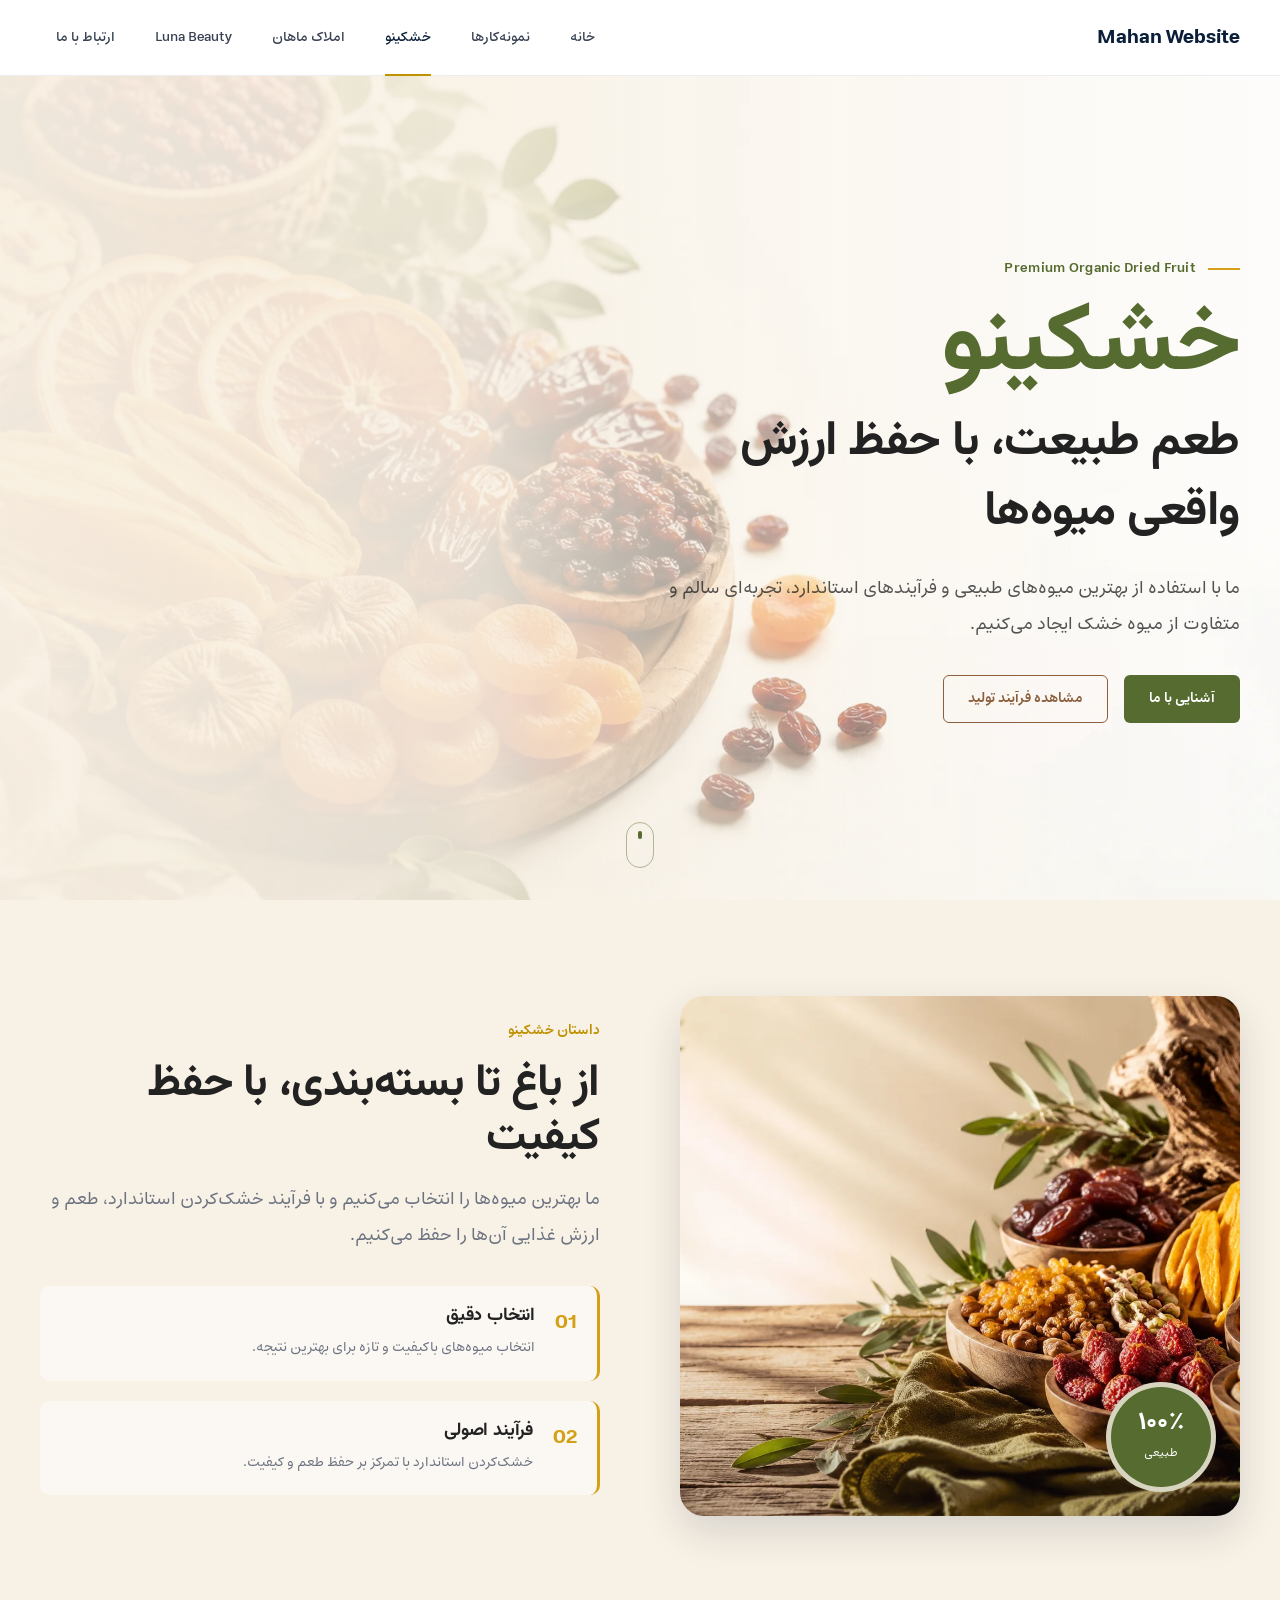
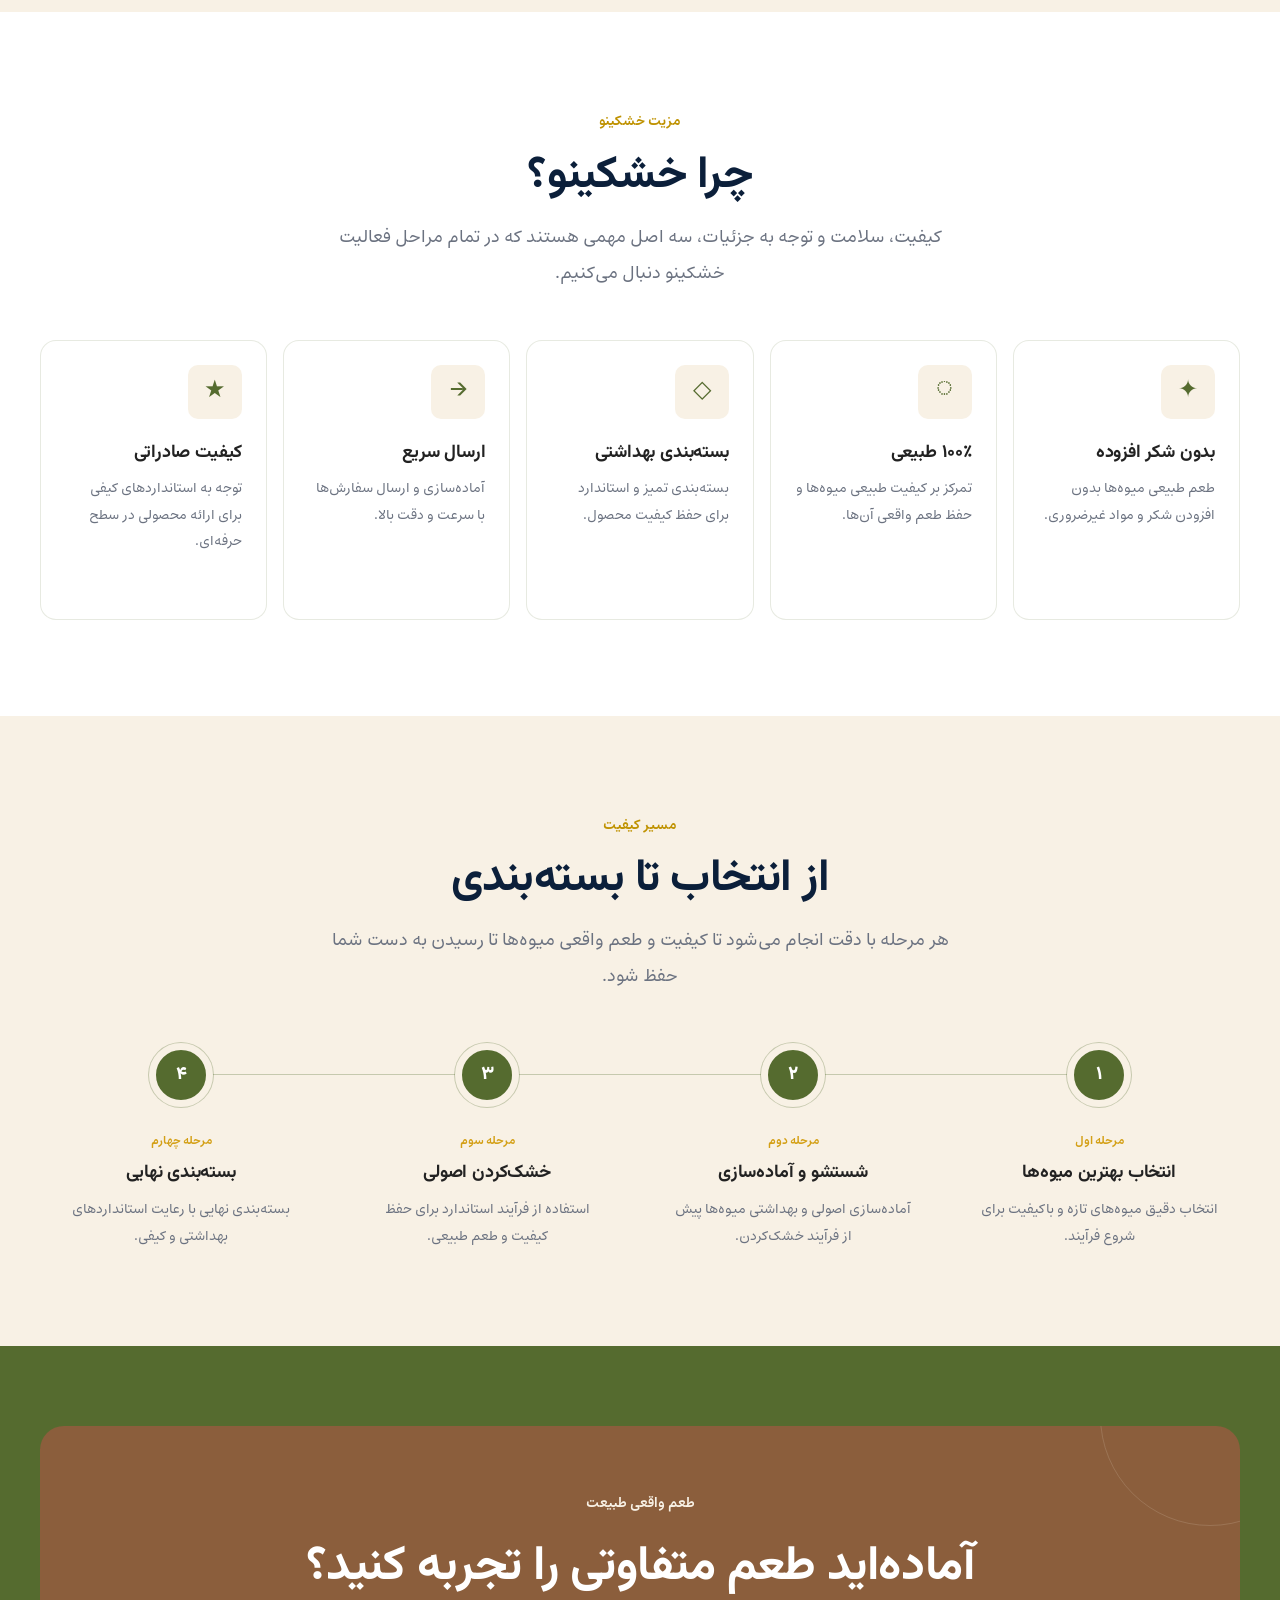
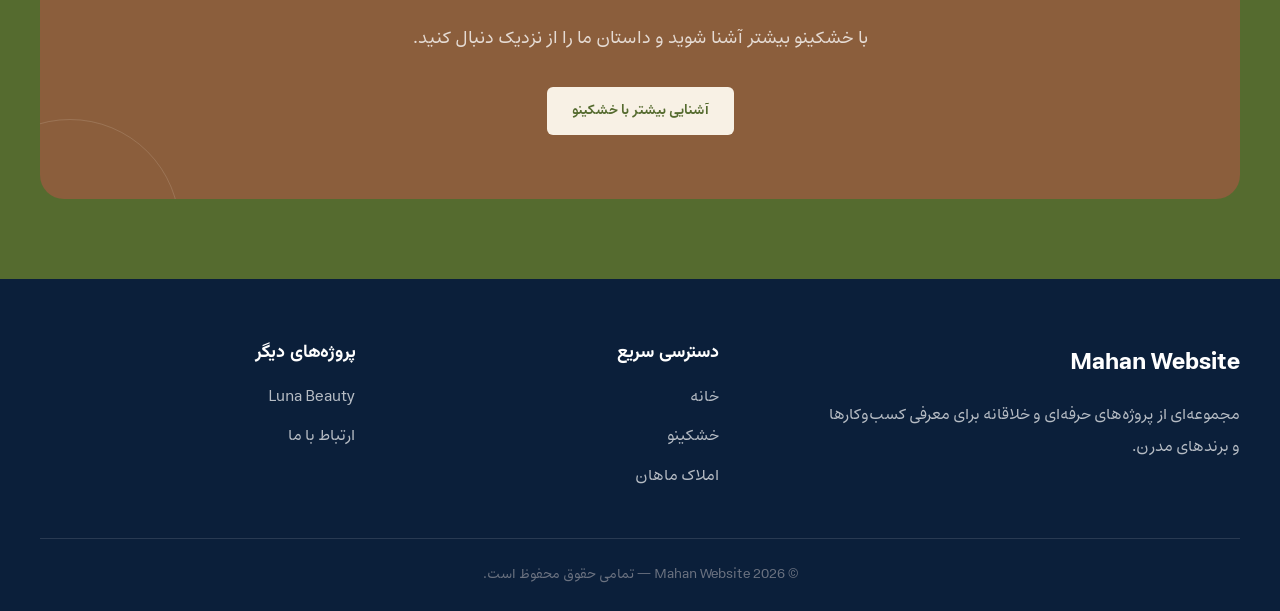
<file: drykino.html>
<!DOCTYPE html>
<html lang="fa" dir="rtl">
  <head>
    <meta charset="UTF-8" />
    <link rel="icon" type="image/svg+xml" href="assets/favicon.svg" />

    <meta
      name="viewport"
      content="width=device-width, initial-scale=1.0"
    />

    <title>خشکینو | طعم طبیعت، با حفظ ارزش واقعی میوه‌ها | Mahan Website</title>

    <meta
      name="description"
      content="خشکینو، برند premium میوه‌های خشک طبیعی و سالم با انتخاب بهترین میوه‌ها، فرآیند خشک‌کردن استاندارد و بسته‌بندی بهداشتی."
    />

    <meta
      name="keywords"
      content="خشکینو, میوه خشک, میوه خشک طبیعی, میوه خشک سالم, میوه خشک ارگانیک, خشکبار"
    />

    <meta name="author" content="Mahan Website" />

    <!-- Open Graph -->
    <meta
      property="og:type"
      content="website"
    />

    <meta
      property="og:title"
      content="خشکینو | طعم طبیعت، با حفظ ارزش واقعی میوه‌ها"
    />

    <meta
      property="og:description"
      content="تجربه‌ای سالم و متفاوت از میوه خشک با انتخاب بهترین میوه‌های طبیعی و فرآیندهای استاندارد."
    />

    <meta
      property="og:image"
      content="assets/images/drykino-hero.webp"
    />

    <meta
      property="og:locale"
      content="fa_IR"
    />

    <!-- Fonts & Styles -->
    <link
      rel="stylesheet"
      href="css/global.css"
    />

    <link
      rel="stylesheet"
      href="css/drykino.css"
    />
  </head>

  <body class="drykino-page">

    <!-- =====================================================
         NAVBAR
    ====================================================== -->

    <header class="site-navbar">
      <div class="container navbar-inner">

        <a
          href="index.html"
          class="navbar-logo"
          aria-label="Mahan Website - صفحه اصلی"
        >
          Mahan Website
        </a>

        <nav
          class="navbar-menu"
          aria-label="منوی اصلی"
        >
          <a href="index.html" class="navbar-link">خانه</a>
          <a href="index.html#portfolio" class="navbar-link">نمونه‌کارها</a>
          <a href="drykino.html" class="navbar-link active" aria-current="page">خشکینو</a>
          <a href="real-estate.html" class="navbar-link">املاک ماهان</a>
          <a href="beauty-store.html" class="navbar-link">Luna Beauty</a>
          <a href="contact.html" class="navbar-link">ارتباط با ما</a>
        </nav>

        <button
          class="navbar-toggle"
          type="button"
          aria-label="باز کردن منوی موبایل"
          aria-expanded="false"
          aria-controls="mobile-drawer"
        >
          <span></span>
          <span></span>
          <span></span>
        </button>

      </div>
    </header>


    <!-- =====================================================
         MOBILE NAVIGATION
    ====================================================== -->

    <div
      class="navbar-overlay"
      aria-hidden="true"
    ></div>

    <aside
      class="mobile-drawer"
      id="mobile-drawer"
      aria-hidden="true"
    >
      <div class="mobile-drawer-header">

        <a
          href="index.html"
          class="navbar-logo"
        >
          Mahan Website
        </a>

        <button
          class="mobile-drawer-close"
          type="button"
          aria-label="بستن منوی موبایل"
        >
          ×
        </button>

      </div>

      <nav
        class="mobile-nav"
        aria-label="منوی موبایل"
      >
        <a href="index.html" class="mobile-nav-link">خانه</a>
        <a href="index.html#portfolio" class="mobile-nav-link">نمونه‌کارها</a>
        <a href="drykino.html" class="mobile-nav-link active" aria-current="page">خشکینو</a>
        <a href="real-estate.html" class="mobile-nav-link">املاک ماهان</a>
        <a href="beauty-store.html" class="mobile-nav-link">Luna Beauty</a>
        <a href="contact.html" class="mobile-nav-link">ارتباط با ما</a>
      </nav>
    </aside>


    <main>

      <!-- =====================================================
           HERO SECTION
      ====================================================== -->

      <section
        class="drykino-hero"
        id="drykino"
        aria-labelledby="hero-title"
      >

        <div class="drykino-hero-background">
          <img
            src="assets/images/drykino-hero.webp"
            alt="تصویر میوه‌های خشک طبیعی و باکیفیت خشکینو"
            class="drykino-hero-image"
          />
        </div>

        <div class="drykino-hero-overlay"></div>

        <div class="container drykino-hero-content">

          <div
            class="drykino-hero-copy"
            data-animate="fade-right"
          >

            <span class="drykino-eyebrow">
              Premium Organic Dried Fruit
            </span>

            <h1 id="hero-title">
              خشکینو
            </h1>

            <h2>
              طعم طبیعت، با حفظ ارزش واقعی میوه‌ها
            </h2>

            <p>
              ما با استفاده از بهترین میوه‌های طبیعی و فرآیندهای استاندارد،
              تجربه‌ای سالم و متفاوت از میوه خشک ایجاد می‌کنیم.
            </p>

            <div class="btn-group">

              <a
                href="#brand-story"
                class="btn btn-primary"
              >
                آشنایی با ما
              </a>

              <a
                href="#production-process"
                class="btn btn-outline"
              >
                مشاهده فرآیند تولید
              </a>

            </div>

          </div>

        </div>

        <a
          href="#brand-story"
          class="hero-scroll-indicator"
          aria-label="مشاهده ادامه صفحه"
        >
          <span></span>
        </a>

      </section>


      <!-- =====================================================
           BRAND STORY
      ====================================================== -->

      <section
        class="section brand-story"
        id="brand-story"
        aria-labelledby="brand-story-title"
      >

        <div class="container">

          <div class="brand-story-grid">

            <div
              class="brand-story-visual"
              data-animate="fade-right"
            >

              <div class="brand-story-image-wrapper">

                <img
                  src="assets/images/drykino-story.webp"
                  alt="میوه‌های خشک طبیعی خشکینو"
                  loading="lazy"
                />

                <div class="brand-story-badge">
                  <strong>۱۰۰٪</strong>
                  <span>طبیعی</span>
                </div>

              </div>

            </div>

            <div
              class="brand-story-content"
              data-animate="fade-left"
            >

              <span class="section-label">
                داستان خشکینو
              </span>

              <h2
                class="section-title"
                id="brand-story-title"
              >
                از باغ تا بسته‌بندی، با حفظ کیفیت
              </h2>

              <p>
                ما بهترین میوه‌ها را انتخاب می‌کنیم و با فرآیند خشک‌کردن
                استاندارد، طعم و ارزش غذایی آن‌ها را حفظ می‌کنیم.
              </p>

              <div class="story-highlights">

                <div class="story-highlight">
                  <span class="story-highlight-number">
                    01
                  </span>

                  <div>
                    <h3>
                      انتخاب دقیق
                    </h3>

                    <p>
                      انتخاب میوه‌های باکیفیت و تازه برای بهترین نتیجه.
                    </p>
                  </div>
                </div>

                <div class="story-highlight">
                  <span class="story-highlight-number">
                    02
                  </span>

                  <div>
                    <h3>
                      فرآیند اصولی
                    </h3>

                    <p>
                      خشک‌کردن استاندارد با تمرکز بر حفظ طعم و کیفیت.
                    </p>
                  </div>
                </div>

              </div>

            </div>

          </div>

        </div>

      </section>


      <!-- =====================================================
           WHY US
      ====================================================== -->

      <section
        class="section why-us"
        id="why-us"
        aria-labelledby="why-us-title"
      >

        <div class="container">

          <header
            class="section-header"
            data-animate="fade-up"
          >

            <span class="section-label">
              مزیت خشکینو
            </span>

            <h2
              class="section-title"
              id="why-us-title"
            >
              چرا خشکینو؟
            </h2>

            <p class="section-description">
              کیفیت، سلامت و توجه به جزئیات، سه اصل مهمی هستند که در
              تمام مراحل فعالیت خشکینو دنبال می‌کنیم.
            </p>

          </header>

          <div class="features-grid">

            <article
              class="feature-card"
              data-animate="fade-up"
            >
              <div class="feature-icon" aria-hidden="true">
                <span>✦</span>
              </div>

              <h3>
                بدون شکر افزوده
              </h3>

              <p>
                طعم طبیعی میوه‌ها بدون افزودن شکر و مواد غیرضروری.
              </p>
            </article>


            <article
              class="feature-card"
              data-animate="fade-up"
            >
              <div class="feature-icon" aria-hidden="true">
                <span>◌</span>
              </div>

              <h3>
                ۱۰۰٪ طبیعی
              </h3>

              <p>
                تمرکز بر کیفیت طبیعی میوه‌ها و حفظ طعم واقعی آن‌ها.
              </p>
            </article>


            <article
              class="feature-card"
              data-animate="fade-up"
            >
              <div class="feature-icon" aria-hidden="true">
                <span>◇</span>
              </div>

              <h3>
                بسته‌بندی بهداشتی
              </h3>

              <p>
                بسته‌بندی تمیز و استاندارد برای حفظ کیفیت محصول.
              </p>
            </article>


            <article
              class="feature-card"
              data-animate="fade-up"
            >
              <div class="feature-icon" aria-hidden="true">
                <span>→</span>
              </div>

              <h3>
                ارسال سریع
              </h3>

              <p>
                آماده‌سازی و ارسال سفارش‌ها با سرعت و دقت بالا.
              </p>
            </article>


            <article
              class="feature-card"
              data-animate="fade-up"
            >
              <div class="feature-icon" aria-hidden="true">
                <span>★</span>
              </div>

              <h3>
                کیفیت صادراتی
              </h3>

              <p>
                توجه به استانداردهای کیفی برای ارائه محصولی در سطح حرفه‌ای.
              </p>
            </article>

          </div>

        </div>

      </section>


      <!-- =====================================================
           PRODUCTION PROCESS
      ====================================================== -->

      <section
        class="section production-process"
        id="production-process"
        aria-labelledby="production-title"
      >

        <div class="container">

          <header
            class="section-header"
            data-animate="fade-up"
          >

            <span class="section-label">
              مسیر کیفیت
            </span>

            <h2
              class="section-title"
              id="production-title"
            >
              از انتخاب تا بسته‌بندی
            </h2>

            <p class="section-description">
              هر مرحله با دقت انجام می‌شود تا کیفیت و طعم واقعی میوه‌ها
              تا رسیدن به دست شما حفظ شود.
            </p>

          </header>


          <div class="process-timeline">

            <article
              class="process-step"
              data-animate="fade-up"
            >

              <div class="process-number">
                ۱
              </div>

              <div class="process-content">

                <span class="process-label">
                  مرحله اول
                </span>

                <h3>
                  انتخاب بهترین میوه‌ها
                </h3>

                <p>
                  انتخاب دقیق میوه‌های تازه و باکیفیت برای شروع فرآیند.
                </p>

              </div>

            </article>


            <article
              class="process-step"
              data-animate="fade-up"
            >

              <div class="process-number">
                ۲
              </div>

              <div class="process-content">

                <span class="process-label">
                  مرحله دوم
                </span>

                <h3>
                  شستشو و آماده‌سازی
                </h3>

                <p>
                  آماده‌سازی اصولی و بهداشتی میوه‌ها پیش از فرآیند خشک‌کردن.
                </p>

              </div>

            </article>


            <article
              class="process-step"
              data-animate="fade-up"
            >

              <div class="process-number">
                ۳
              </div>

              <div class="process-content">

                <span class="process-label">
                  مرحله سوم
                </span>

                <h3>
                  خشک‌کردن اصولی
                </h3>

                <p>
                  استفاده از فرآیند استاندارد برای حفظ کیفیت و طعم طبیعی.
                </p>

              </div>

            </article>


            <article
              class="process-step"
              data-animate="fade-up"
            >

              <div class="process-number">
                ۴
              </div>

              <div class="process-content">

                <span class="process-label">
                  مرحله چهارم
                </span>

                <h3>
                  بسته‌بندی نهایی
                </h3>

                <p>
                  بسته‌بندی نهایی با رعایت استانداردهای بهداشتی و کیفی.
                </p>

              </div>

            </article>

          </div>

        </div>

      </section>


      <!-- =====================================================
           FINAL CTA
      ====================================================== -->

      <section
        class="drykino-cta"
        aria-labelledby="cta-title"
      >

        <div class="container">

          <div
            class="cta-inner"
            data-animate="scale"
          >

            <span class="section-label">
              طعم واقعی طبیعت
            </span>

            <h2 id="cta-title">
              آماده‌اید طعم متفاوتی را تجربه کنید؟
            </h2>

            <p>
              با خشکینو بیشتر آشنا شوید و داستان ما را از نزدیک دنبال کنید.
            </p>

            <a
              href="#brand-story"
              class="btn btn-light"
            >
              آشنایی بیشتر با خشکینو
            </a>

          </div>

        </div>

      </section>

    </main>


    <!-- =====================================================
         SHARED FOOTER
    ====================================================== -->

    <footer class="site-footer">

      <div class="container">

        <div class="footer-grid">

          <div class="footer-brand">

            <a
              href="index.html"
              class="footer-logo"
            >
              Mahan Website
            </a>

            <p class="footer-description">
              مجموعه‌ای از پروژه‌های حرفه‌ای و خلاقانه برای معرفی
              کسب‌وکارها و برندهای مدرن.
            </p>

          </div>


          <div class="footer-column">

            <h3 class="footer-title">
              دسترسی سریع
            </h3>

            <nav class="footer-links">

              <a
                href="index.html"
                class="footer-link"
              >
                خانه
              </a>

              <a
                href="drykino.html"
                class="footer-link"
              >
                خشکینو
              </a>

              <a
                href="real-estate.html"
                class="footer-link"
              >
                املاک ماهان
              </a>

            </nav>

          </div>


          <div class="footer-column">

            <h3 class="footer-title">
              پروژه‌های دیگر
            </h3>

            <nav class="footer-links">

              <a
                href="beauty-store.html"
                class="footer-link"
              >
                Luna Beauty
              </a>

              <a
                href="contact.html"
                class="footer-link"
              >
                ارتباط با ما
              </a>

            </nav>

          </div>

        </div>


        <div class="footer-bottom">

          <p>
            © <span data-current-year></span>
            Mahan Website — تمامی حقوق محفوظ است.
          </p>

        </div>

      </div>

    </footer>


    <!-- Global JavaScript -->
    <script src="js/main.js"></script>

  </body>
</html>
</file>
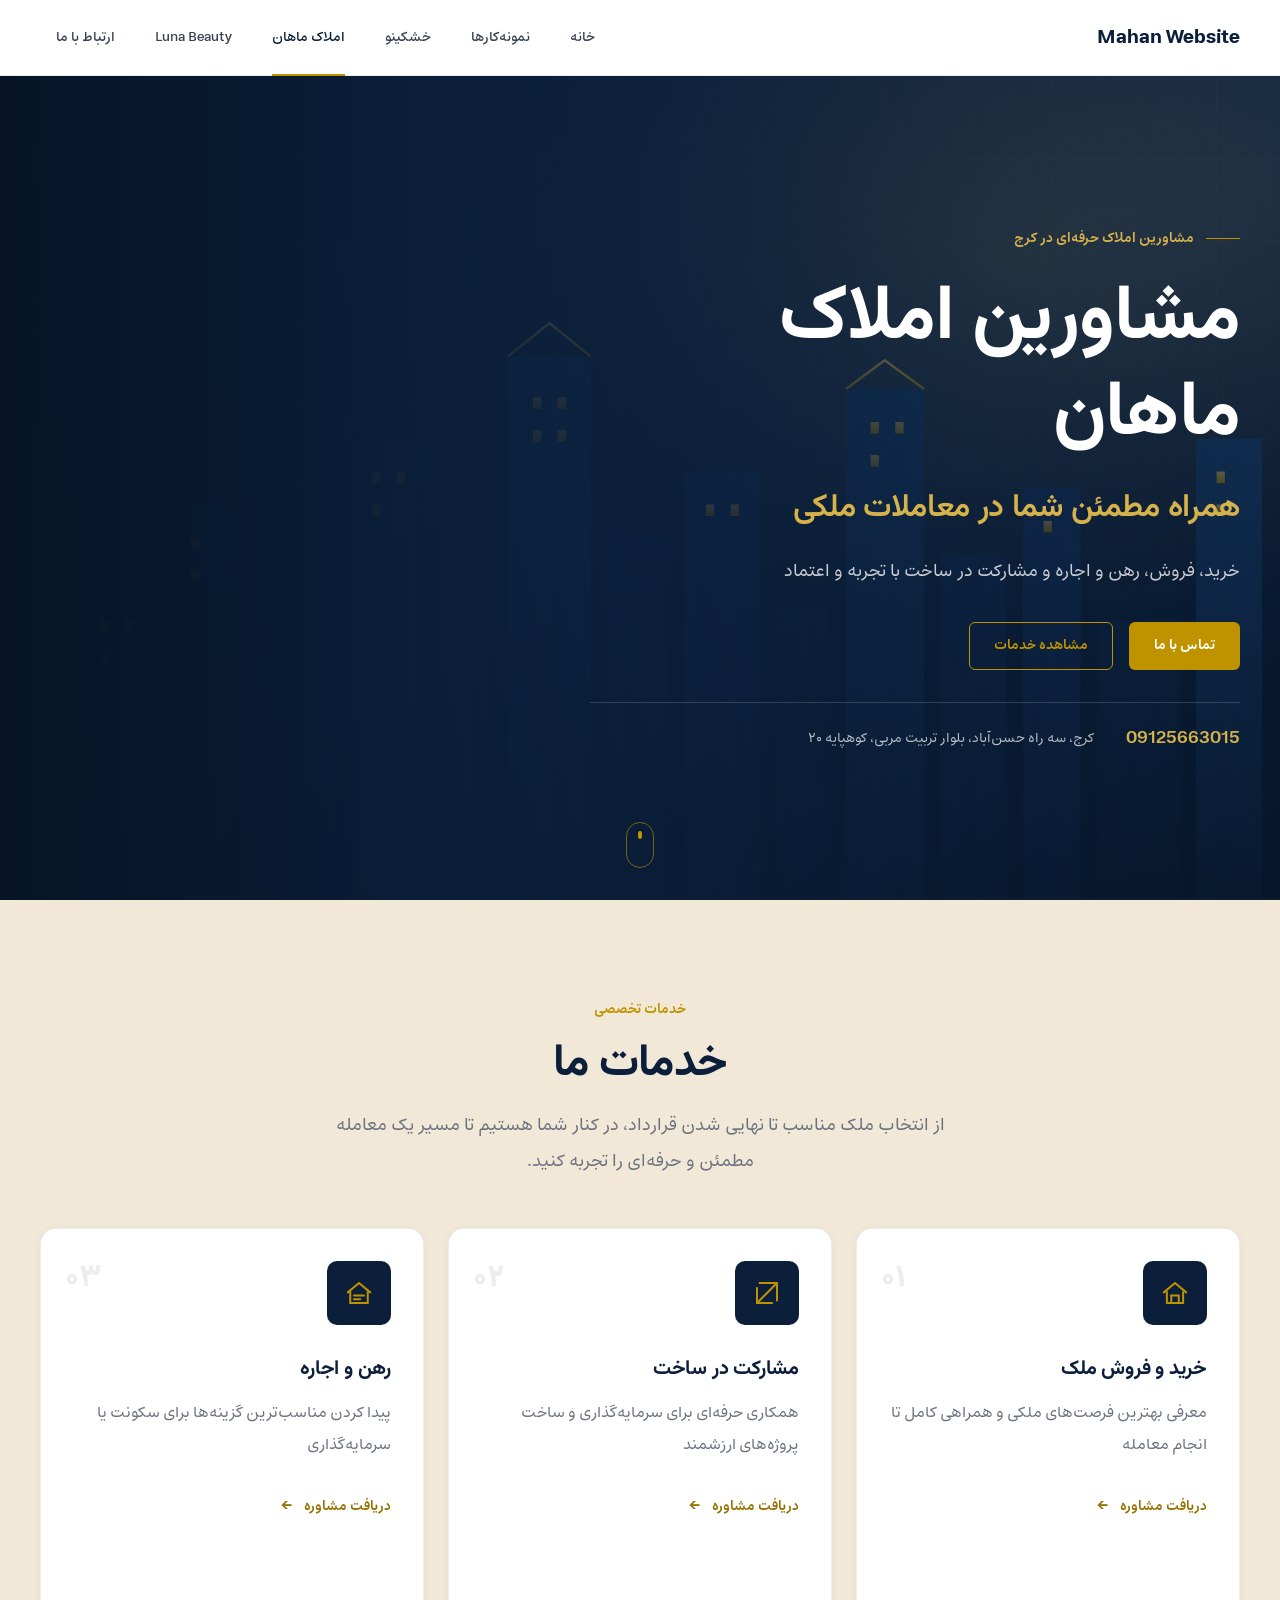
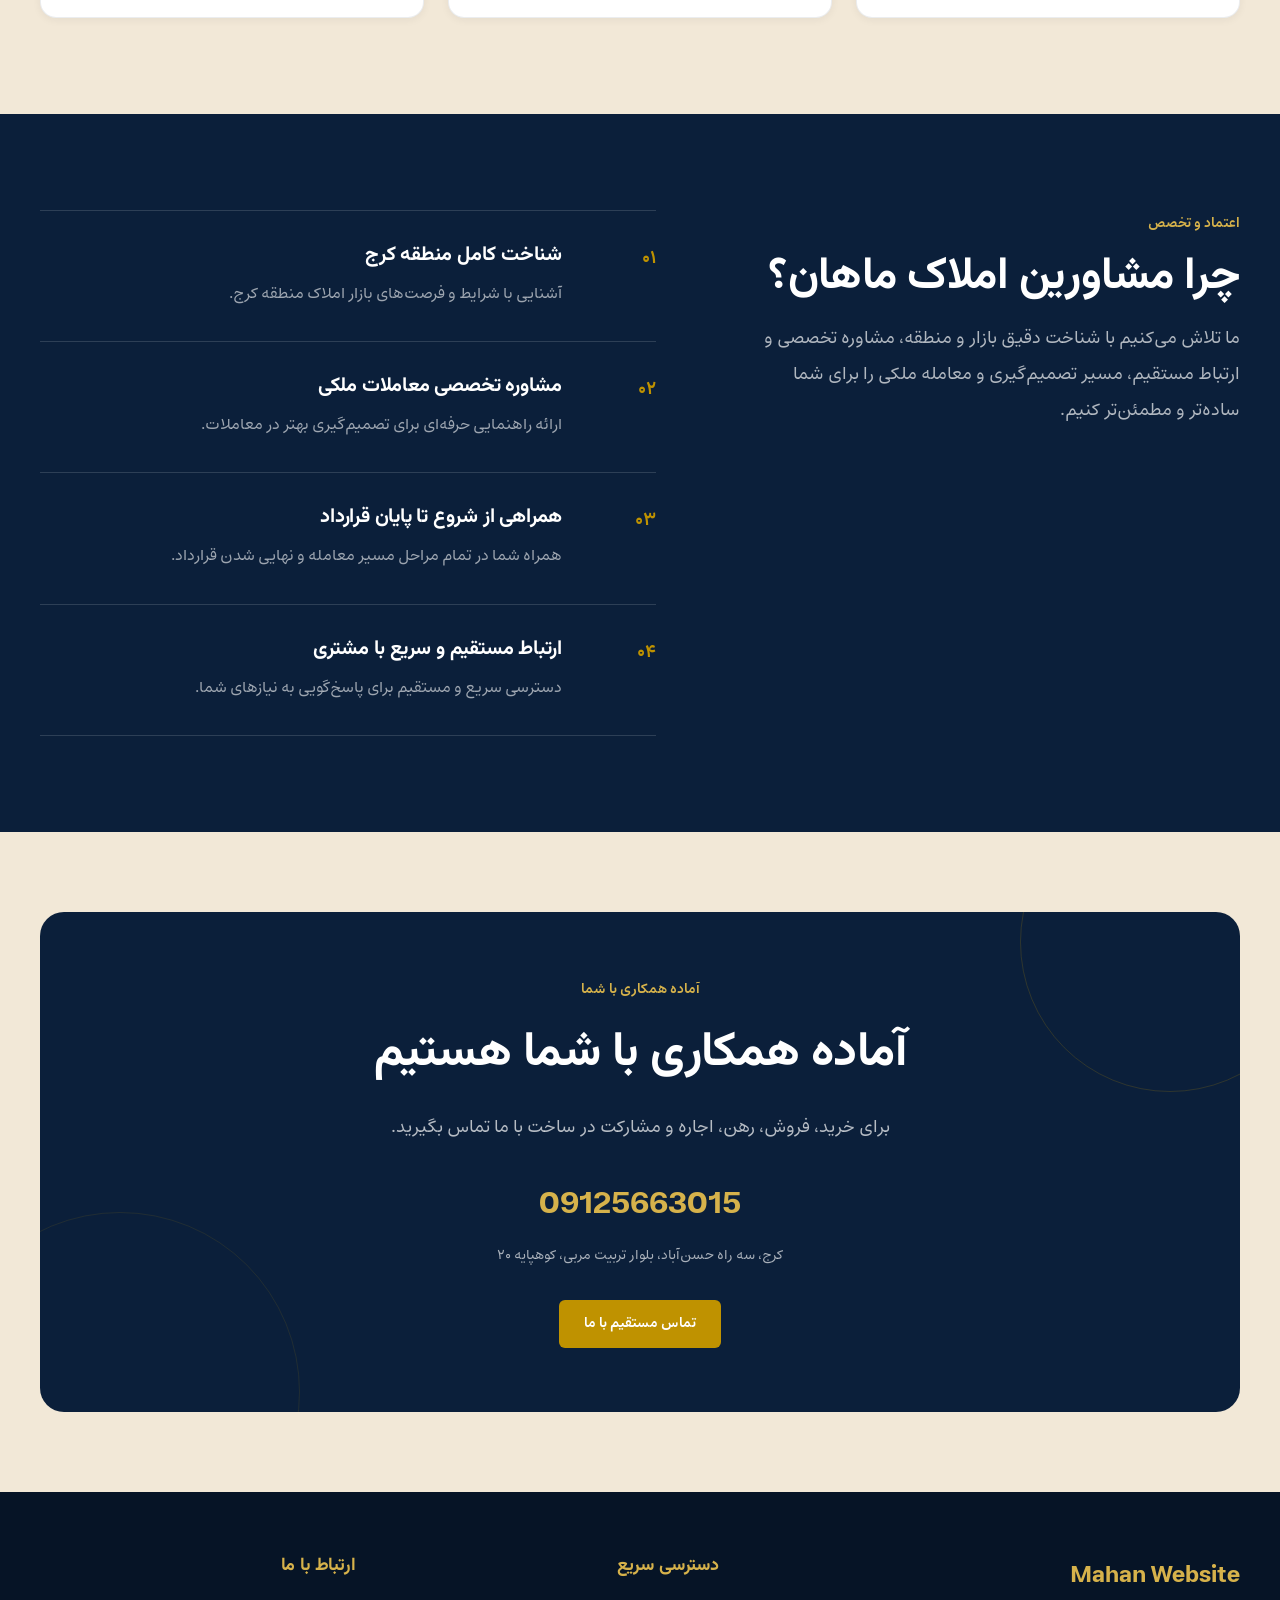
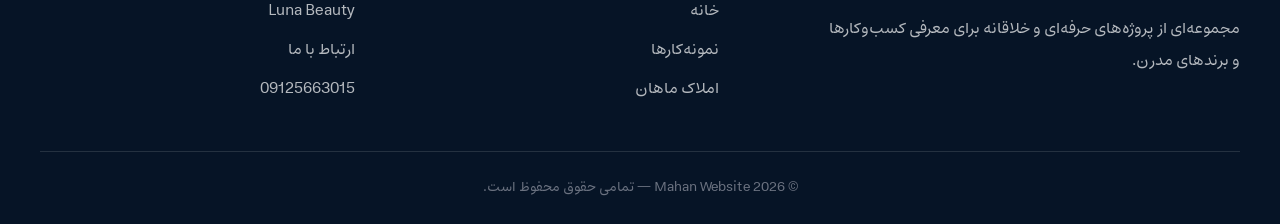
<file: real-estate.html>
<!DOCTYPE html>
<html lang="fa" dir="rtl">
  <head>
    <meta charset="UTF-8" />
    <link rel="icon" type="image/svg+xml" href="assets/favicon.svg" />

    <meta
      name="viewport"
      content="width=device-width, initial-scale=1.0"
    />

    <title>
      مشاورین املاک ماهان | خرید، فروش، رهن و اجاره در کرج
    </title>

    <meta
      name="description"
      content="مشاورین املاک ماهان در کرج؛ همراه مطمئن شما در خرید، فروش، رهن و اجاره و مشارکت در ساخت با مشاوره تخصصی و حرفه‌ای."
    />

    <meta
      name="keywords"
      content="املاک ماهان, مشاور املاک کرج, خرید ملک در کرج, فروش ملک در کرج, رهن و اجاره کرج, مشارکت در ساخت"
    />

    <meta
      name="author"
      content="Mahan Website"
    />

    <meta
      property="og:type"
      content="website"
    />

    <meta
      property="og:title"
      content="مشاورین املاک ماهان | همراه مطمئن شما در معاملات ملکی"
    />

    <meta
      property="og:description"
      content="خرید، فروش، رهن و اجاره و مشارکت در ساخت با تجربه و اعتماد."
    />

    <meta
      property="og:image"
      content="assets/images/realestate-hero.webp"
    />

    <meta
      property="og:locale"
      content="fa_IR"
    />

    <link
      rel="stylesheet"
      href="css/global.css"
    />

    <link
      rel="stylesheet"
      href="css/realestate.css"
    />
  </head>

  <body class="realestate-page">

    <!-- =====================================================
         NAVBAR
    ====================================================== -->

    <header class="site-navbar">
      <div class="container navbar-inner">

        <a
          href="index.html"
          class="navbar-logo"
          aria-label="Mahan Website - صفحه اصلی"
        >
          Mahan Website
        </a>

        <nav class="navbar-menu" aria-label="منوی اصلی">
          <a href="index.html" class="navbar-link">خانه</a>
          <a href="index.html#portfolio" class="navbar-link">نمونه‌کارها</a>
          <a href="drykino.html" class="navbar-link">خشکینو</a>
          <a href="real-estate.html" class="navbar-link">املاک ماهان</a>
          <a href="beauty-store.html" class="navbar-link">Luna Beauty</a>
          <a href="contact.html" class="navbar-link">ارتباط با ما</a>
        </nav>

        <button
          class="navbar-toggle"
          type="button"
          aria-label="باز کردن منوی موبایل"
          aria-expanded="false"
          aria-controls="mobile-drawer"
        >
          <span></span>
          <span></span>
          <span></span>
        </button>

      </div>
    </header>


    <!-- =====================================================
         MOBILE NAVIGATION
    ====================================================== -->

    <div
      class="navbar-overlay"
      aria-hidden="true"
    ></div>

    <aside
      class="mobile-drawer"
      id="mobile-drawer"
      aria-hidden="true"
    >

      <div class="mobile-drawer-header">

        <a
          href="index.html"
          class="navbar-logo"
        >
          Mahan Website
        </a>

        <button
          class="mobile-drawer-close"
          type="button"
          aria-label="بستن منوی موبایل"
        >
          ×
        </button>

      </div>

      <nav class="mobile-nav" aria-label="منوی موبایل">
        <a href="index.html" class="mobile-nav-link">خانه</a>
        <a href="index.html#portfolio" class="mobile-nav-link">نمونه‌کارها</a>
        <a href="drykino.html" class="mobile-nav-link">خشکینو</a>
        <a href="real-estate.html" class="mobile-nav-link">املاک ماهان</a>
        <a href="beauty-store.html" class="mobile-nav-link">Luna Beauty</a>
        <a href="contact.html" class="mobile-nav-link">ارتباط با ما</a>
      </nav>

    </aside>


    <main>

      <!-- =====================================================
           HERO
      ====================================================== -->

      <section
        class="realestate-hero"
        aria-labelledby="realestate-hero-title"
      >

        <div class="realestate-hero-media">

          <img
            src="assets/images/realestate-hero.svg"
            alt="نمای معماری لوکس مشاورین املاک ماهان"
            class="realestate-hero-image"
          />

        </div>

        <div class="realestate-hero-overlay"></div>

        <div class="container realestate-hero-content">

          <div
            class="realestate-hero-copy"
            data-animate="fade-right"
          >

            <span class="realestate-eyebrow">
              مشاورین املاک حرفه‌ای در کرج
            </span>

            <h1 id="realestate-hero-title">
              مشاورین املاک ماهان
            </h1>

            <h2>
              همراه مطمئن شما در معاملات ملکی
            </h2>

            <p>
              خرید، فروش، رهن و اجاره و مشارکت در ساخت با تجربه و اعتماد
            </p>

            <div class="btn-group">

              <a
                href="tel:09125663015"
                class="btn btn-gold"
              >
                تماس با ما
              </a>

              <a
                href="#services"
                class="btn btn-outline-gold"
              >
                مشاهده خدمات
              </a>

            </div>

            <div class="hero-contact">

              <a
                href="tel:09125663015"
                class="hero-phone"
                dir="ltr"
              >
                09125663015
              </a>

              <address>
                کرج، سه راه حسن‌آباد، بلوار تربیت مربی، کوهپایه ۲۰
              </address>

            </div>

          </div>

        </div>

        <a
          href="#services"
          class="realestate-scroll-indicator"
          aria-label="مشاهده خدمات"
        >
          <span></span>
        </a>

      </section>


      <!-- =====================================================
           SERVICES
      ====================================================== -->

      <section
        class="section realestate-services"
        id="services"
        aria-labelledby="services-title"
      >

        <div class="container">

          <header
            class="section-header"
            data-animate="fade-up"
          >

            <span class="section-label">
              خدمات تخصصی
            </span>

            <h2
              class="section-title"
              id="services-title"
            >
              خدمات ما
            </h2>

            <p class="section-description">
              از انتخاب ملک مناسب تا نهایی شدن قرارداد، در کنار شما هستیم
              تا مسیر یک معامله مطمئن و حرفه‌ای را تجربه کنید.
            </p>

          </header>


          <div class="realestate-services-grid">

            <article
              class="realestate-service-card"
              data-animate="fade-up"
            >

              <div class="service-number">
                ۰۱
              </div>

              <div class="service-icon" aria-hidden="true">
                <svg
                  viewBox="0 0 24 24"
                  fill="none"
                  xmlns="http://www.w3.org/2000/svg"
                >
                  <path
                    d="M3 11.5L12 4L21 11.5"
                    stroke="currentColor"
                    stroke-width="1.6"
                    stroke-linecap="round"
                    stroke-linejoin="round"
                  />
                  <path
                    d="M5.5 10.5V20H18.5V10.5"
                    stroke="currentColor"
                    stroke-width="1.6"
                    stroke-linejoin="round"
                  />
                  <path
                    d="M9 20V14H15V20"
                    stroke="currentColor"
                    stroke-width="1.6"
                  />
                </svg>
              </div>

              <h3>
                خرید و فروش ملک
              </h3>

              <p>
                معرفی بهترین فرصت‌های ملکی و همراهی کامل تا انجام معامله
              </p>

              <a
                href="tel:09125663015"
                class="service-link"
              >
                دریافت مشاوره
                <span aria-hidden="true">←</span>
              </a>

            </article>


            <article
              class="realestate-service-card"
              data-animate="fade-up"
            >

              <div class="service-number">
                ۰۲
              </div>

              <div class="service-icon" aria-hidden="true">
                <svg
                  viewBox="0 0 24 24"
                  fill="none"
                  xmlns="http://www.w3.org/2000/svg"
                >
                  <path
                    d="M4 20L20 4"
                    stroke="currentColor"
                    stroke-width="1.6"
                    stroke-linecap="round"
                  />
                  <path
                    d="M6 4H20V18"
                    stroke="currentColor"
                    stroke-width="1.6"
                    stroke-linecap="round"
                    stroke-linejoin="round"
                  />
                  <path
                    d="M4 8V20H16"
                    stroke="currentColor"
                    stroke-width="1.6"
                    stroke-linecap="round"
                  />
                </svg>
              </div>

              <h3>
                مشارکت در ساخت
              </h3>

              <p>
                همکاری حرفه‌ای برای سرمایه‌گذاری و ساخت پروژه‌های ارزشمند
              </p>

              <a
                href="tel:09125663015"
                class="service-link"
              >
                دریافت مشاوره
                <span aria-hidden="true">←</span>
              </a>

            </article>


            <article
              class="realestate-service-card"
              data-animate="fade-up"
            >

              <div class="service-number">
                ۰۳
              </div>

              <div class="service-icon" aria-hidden="true">
                <svg
                  viewBox="0 0 24 24"
                  fill="none"
                  xmlns="http://www.w3.org/2000/svg"
                >
                  <path
                    d="M3 11.5L12 4L21 11.5"
                    stroke="currentColor"
                    stroke-width="1.6"
                    stroke-linecap="round"
                    stroke-linejoin="round"
                  />
                  <path
                    d="M5 10.5V20H19V10.5"
                    stroke="currentColor"
                    stroke-width="1.6"
                  />
                  <path
                    d="M8 14H16"
                    stroke="currentColor"
                    stroke-width="1.6"
                    stroke-linecap="round"
                  />
                  <path
                    d="M8 17H13"
                    stroke="currentColor"
                    stroke-width="1.6"
                    stroke-linecap="round"
                  />
                </svg>
              </div>

              <h3>
                رهن و اجاره
              </h3>

              <p>
                پیدا کردن مناسب‌ترین گزینه‌ها برای سکونت یا سرمایه‌گذاری
              </p>

              <a
                href="tel:09125663015"
                class="service-link"
              >
                دریافت مشاوره
                <span aria-hidden="true">←</span>
              </a>

            </article>

          </div>

        </div>

      </section>


      <!-- =====================================================
           TRUST SECTION
      ====================================================== -->

      <section
        class="section realestate-trust"
        id="trust"
        aria-labelledby="trust-title"
      >

        <div class="container">

          <div class="trust-layout">

            <div
              class="trust-intro"
              data-animate="fade-right"
            >

              <span class="section-label">
                اعتماد و تخصص
              </span>

              <h2
                class="section-title"
                id="trust-title"
              >
                چرا مشاورین املاک ماهان؟
              </h2>

              <p>
                ما تلاش می‌کنیم با شناخت دقیق بازار و منطقه، مشاوره تخصصی
                و ارتباط مستقیم، مسیر تصمیم‌گیری و معامله ملکی را برای
                شما ساده‌تر و مطمئن‌تر کنیم.
              </p>

            </div>


            <div class="trust-features">

              <article
                class="trust-feature"
                data-animate="fade-left"
              >

                <span class="trust-feature-number">
                  ۰۱
                </span>

                <div>
                  <h3>
                    شناخت کامل منطقه کرج
                  </h3>

                  <p>
                    آشنایی با شرایط و فرصت‌های بازار املاک منطقه کرج.
                  </p>
                </div>

              </article>


              <article
                class="trust-feature"
                data-animate="fade-left"
              >

                <span class="trust-feature-number">
                  ۰۲
                </span>

                <div>
                  <h3>
                    مشاوره تخصصی معاملات ملکی
                  </h3>

                  <p>
                    ارائه راهنمایی حرفه‌ای برای تصمیم‌گیری بهتر در معاملات.
                  </p>
                </div>

              </article>


              <article
                class="trust-feature"
                data-animate="fade-left"
              >

                <span class="trust-feature-number">
                  ۰۳
                </span>

                <div>
                  <h3>
                    همراهی از شروع تا پایان قرارداد
                  </h3>

                  <p>
                    همراه شما در تمام مراحل مسیر معامله و نهایی شدن قرارداد.
                  </p>
                </div>

              </article>


              <article
                class="trust-feature"
                data-animate="fade-left"
              >

                <span class="trust-feature-number">
                  ۰۴
                </span>

                <div>
                  <h3>
                    ارتباط مستقیم و سریع با مشتری
                  </h3>

                  <p>
                    دسترسی سریع و مستقیم برای پاسخ‌گویی به نیازهای شما.
                  </p>
                </div>

              </article>

            </div>

          </div>

        </div>

      </section>


      <!-- =====================================================
           FINAL CTA
      ====================================================== -->

      <section
        class="realestate-cta"
        aria-labelledby="realestate-cta-title"
      >

        <div class="container">

          <div
            class="realestate-cta-inner"
            data-animate="scale"
          >

            <span class="section-label">
              آماده همکاری با شما
            </span>

            <h2 id="realestate-cta-title">
              آماده همکاری با شما هستیم
            </h2>

            <p>
              برای خرید، فروش، رهن، اجاره و مشارکت در ساخت با ما تماس بگیرید.
            </p>

            <div class="cta-contact-info">

              <a
                href="tel:09125663015"
                class="cta-phone"
                dir="ltr"
              >
                09125663015
              </a>

              <address>
                کرج، سه راه حسن‌آباد، بلوار تربیت مربی، کوهپایه ۲۰
              </address>

            </div>

            <a
              href="tel:09125663015"
              class="btn btn-gold"
            >
              تماس مستقیم با ما
            </a>

          </div>

        </div>

      </section>

    </main>


    <!-- =====================================================
         SHARED FOOTER
    ====================================================== -->

    <footer class="site-footer realestate-footer">

      <div class="container">

        <div class="footer-grid">

          <div class="footer-brand">

            <a
              href="index.html"
              class="footer-logo"
            >
              Mahan Website
            </a>

            <p class="footer-description">
              مجموعه‌ای از پروژه‌های حرفه‌ای و خلاقانه برای معرفی
              کسب‌وکارها و برندهای مدرن.
            </p>

          </div>


          <div class="footer-column">

            <h3 class="footer-title">
              دسترسی سریع
            </h3>

            <nav class="footer-links">

              <a
                href="index.html"
                class="footer-link"
              >
                خانه
              </a>

              <a
                href="index.html#portfolio"
                class="footer-link"
              >
                نمونه‌کارها
              </a>

              <a
                href="real-estate.html"
                class="footer-link"
              >
                املاک ماهان
              </a>

            </nav>

          </div>


          <div class="footer-column">

            <h3 class="footer-title">
              ارتباط با ما
            </h3>

            <nav class="footer-links">

              <a
                href="beauty-store.html"
                class="footer-link"
              >
                Luna Beauty
              </a>

              <a
                href="contact.html"
                class="footer-link"
              >
                ارتباط با ما
              </a>

              <a
                href="tel:09125663015"
                class="footer-link"
                dir="ltr"
              >
                09125663015
              </a>

            </nav>

          </div>

        </div>


        <div class="footer-bottom">

          <p>
            © <span data-current-year></span>
            Mahan Website — تمامی حقوق محفوظ است.
          </p>

        </div>

      </div>

    </footer>


    <script src="js/main.js"></script>

  </body>
</html>
</file>
<file: css/global.css>
/* =========================================================
   MAHAN WEBSITE — GLOBAL DESIGN SYSTEM
   ========================================================= */

/* =========================================================
   1. CSS RESET
   ========================================================= */

*,
*::before,
*::after {
  box-sizing: border-box;
  margin: 0;
  padding: 0;
}

html {
  scroll-behavior: smooth;
  scroll-padding-top: 90px;
}

body,
h1,
h2,
h3,
h4,
h5,
h6,
p,
ul,
ol,
figure,
blockquote {
  margin: 0;
}

ul,
ol {
  list-style: none;
}

a {
  color: inherit;
  text-decoration: none;
}

button,
input,
textarea,
select {
  font: inherit;
}

button {
  border: 0;
  cursor: pointer;
}

img,
picture,
svg,
video {
  display: block;
  max-width: 100%;
}

img {
  height: auto;
}

textarea {
  resize: vertical;
}

/* =========================================================
   2. CSS VARIABLES
   ========================================================= */

:root {
  /* Brand */
  --color-primary: #0b1f3a;
  --color-primary-light: #17375e;
  --color-primary-dark: #061426;

  --color-gold: #bf9200;
  --color-gold-light: #d4ad3c;
  --color-gold-dark: #967300;

  /* Neutral */
  --color-white: #ffffff;
  --color-cream: #f2e8d7;
  --color-surface: #faf8f4;
  --color-gray-100: #f3f4f6;
  --color-gray-200: #e5e7eb;
  --color-gray-300: #d1d5db;
  --color-gray-500: #6b7280;
  --color-gray-700: #374151;
  --color-gray-900: #111827;
  --color-black: #0a0a0a;

  /* Semantic */
  --color-background: var(--color-white);
  --color-surface-alt: var(--color-surface);
  --color-text: var(--color-gray-900);
  --color-text-muted: var(--color-gray-500);
  --color-border: var(--color-gray-200);

  /* Typography */
  --font-primary: "Estedad", "Vazirmatn", sans-serif;
  --font-display: "Vazirmatn", "Estedad", sans-serif;

  --font-size-xs: 0.75rem;
  --font-size-sm: 0.875rem;
  --font-size-base: 1rem;
  --font-size-lg: 1.125rem;
  --font-size-xl: 1.25rem;
  --font-size-2xl: 1.5rem;
  --font-size-3xl: 1.875rem;
  --font-size-4xl: 2.25rem;
  --font-size-5xl: 3rem;
  --font-size-6xl: 3.75rem;

  --line-height-tight: 1.2;
  --line-height-normal: 1.7;
  --line-height-relaxed: 2;

  /* Spacing System */
  --space-1: 0.25rem;
  --space-2: 0.5rem;
  --space-3: 0.75rem;
  --space-4: 1rem;
  --space-5: 1.25rem;
  --space-6: 1.5rem;
  --space-8: 2rem;
  --space-10: 2.5rem;
  --space-12: 3rem;
  --space-16: 4rem;
  --space-20: 5rem;
  --space-24: 6rem;
  --space-32: 8rem;

  /* Layout */
  --container-width: 1200px;
  --container-padding: 1.5rem;
  --navbar-height: 76px;

  /* Radius */
  --radius-sm: 6px;
  --radius-md: 10px;
  --radius-lg: 16px;
  --radius-xl: 24px;
  --radius-full: 9999px;

  /* Shadows */
  --shadow-sm: 0 2px 8px rgba(11, 31, 58, 0.06);
  --shadow-md: 0 8px 24px rgba(11, 31, 58, 0.1);
  --shadow-lg: 0 16px 40px rgba(11, 31, 58, 0.14);

  /* Transitions */
  --transition-fast: 180ms ease;
  --transition-base: 300ms ease;
  --transition-slow: 500ms ease;

  /* Z-index */
  --z-navbar: 1000;
  --z-overlay: 1100;
  --z-drawer: 1200;
}

/* =========================================================
   3. ESTEDAD FONT
   ========================================================= */

@font-face {
  font-family: "Estedad";
  src: url("../assets/fonts/Estedad-Regular.woff2") format("woff2");
  font-style: normal;
  font-weight: 400;
  font-display: swap;
}

@font-face {
  font-family: "Estedad";
  src: url("../assets/fonts/Estedad-Medium.woff2") format("woff2");
  font-style: normal;
  font-weight: 500;
  font-display: swap;
}

@font-face {
  font-family: "Estedad";
  src: url("../assets/fonts/Estedad-SemiBold.woff2") format("woff2");
  font-style: normal;
  font-weight: 600;
  font-display: swap;
}

@font-face {
  font-family: "Estedad";
  src: url("../assets/fonts/Estedad-Bold.woff2") format("woff2");
  font-style: normal;
  font-weight: 700;
  font-display: swap;
}

/* =========================================================
   3b. VAZIRMATN FONT (display / heading pairing)
   ========================================================= */

@font-face {
  font-family: "Vazirmatn";
  src: url("../assets/fonts/Vazirmatn-Regular.woff2") format("woff2");
  font-style: normal;
  font-weight: 400;
  font-display: swap;
}

@font-face {
  font-family: "Vazirmatn";
  src: url("../assets/fonts/Vazirmatn-Medium.woff2") format("woff2");
  font-style: normal;
  font-weight: 500;
  font-display: swap;
}

@font-face {
  font-family: "Vazirmatn";
  src: url("../assets/fonts/Vazirmatn-SemiBold.woff2") format("woff2");
  font-style: normal;
  font-weight: 600;
  font-display: swap;
}

@font-face {
  font-family: "Vazirmatn";
  src: url("../assets/fonts/Vazirmatn-Bold.woff2") format("woff2");
  font-style: normal;
  font-weight: 700;
  font-display: swap;
}

/* =========================================================
   4. GLOBAL TYPOGRAPHY
   ========================================================= */

html {
  font-size: 16px;
}

body {
  direction: rtl;
  text-align: right;
  min-height: 100vh;

  background-color: var(--color-background);
  color: var(--color-text);

  font-family: var(--font-primary);
  font-size: var(--font-size-base);
  font-weight: 400;
  line-height: var(--line-height-normal);

  -webkit-font-smoothing: antialiased;
  -moz-osx-font-smoothing: grayscale;

  overflow-x: hidden;
}

h1,
h2,
h3,
h4,
h5,
h6 {
  color: var(--color-primary);
  font-family: var(--font-display);
  font-weight: 700;
  line-height: var(--line-height-tight);
  letter-spacing: -0.01em;
}

p {
  color: var(--color-text-muted);
}

strong,
b {
  font-weight: 700;
}

::selection {
  background-color: var(--color-primary);
  color: var(--color-white);
}

/* =========================================================
   5. GLOBAL CONTAINER
   ========================================================= */

.container {
  width: min(100% - (var(--container-padding) * 2), var(--container-width));
  margin-inline: auto;
}

/* =========================================================
   6. GLOBAL SPACING SYSTEM
   ========================================================= */

.section {
  padding-block: var(--space-24);
}

.section-sm {
  padding-block: var(--space-16);
}

.section-lg {
  padding-block: var(--space-32);
}

.section-header {
  max-width: 720px;
  margin-inline: auto;
  margin-bottom: var(--space-12);
  text-align: center;
}

.section-label {
  display: inline-flex;
  align-items: center;
  gap: var(--space-2);
  margin-bottom: var(--space-4);

  color: var(--color-gold);
  font-size: var(--font-size-sm);
  font-weight: 600;
}

.section-title {
  margin-bottom: var(--space-4);
  font-size: clamp(1.8rem, 4vw, 2.8rem);
}

.section-description {
  max-width: 650px;
  margin-inline: auto;
  font-size: var(--font-size-lg);
  line-height: var(--line-height-relaxed);
}

/* =========================================================
   7. BUTTONS
   ========================================================= */

.btn {
  display: inline-flex;
  align-items: center;
  justify-content: center;
  gap: var(--space-2);

  min-height: 48px;
  padding: var(--space-3) var(--space-6);

  border: 1px solid transparent;
  border-radius: var(--radius-sm);

  font-family: inherit;
  font-size: var(--font-size-sm);
  font-weight: 600;
  line-height: 1;

  transition:
    background-color var(--transition-base),
    color var(--transition-base),
    border-color var(--transition-base),
    transform var(--transition-base),
    box-shadow var(--transition-base);
}

.btn:hover {
  transform: translateY(-2px);
}

.btn-primary {
  background-color: var(--color-primary);
  color: var(--color-white);
}

.btn-primary:hover {
  background-color: var(--color-primary-light);
  box-shadow: var(--shadow-md);
}

.btn-secondary {
  background-color: var(--color-gold);
  color: var(--color-white);
}

.btn-secondary:hover {
  background-color: var(--color-gold-dark);
  box-shadow: var(--shadow-md);
}

.btn-outline {
  background-color: transparent;
  border-color: var(--color-primary);
  color: var(--color-primary);
}

.btn-outline:hover {
  background-color: var(--color-primary);
  color: var(--color-white);
}

.btn-light {
  background-color: var(--color-white);
  color: var(--color-primary);
}

.btn-light:hover {
  box-shadow: var(--shadow-md);
}

.btn-group {
  display: flex;
  flex-wrap: wrap;
  align-items: center;
  gap: var(--space-4);
}

/* =========================================================
   8. COMMON CARDS
   ========================================================= */

.card {
  padding: var(--space-6);

  background-color: var(--color-white);
  border: 1px solid var(--color-border);
  border-radius: var(--radius-lg);

  box-shadow: var(--shadow-sm);

  transition:
    transform var(--transition-base),
    box-shadow var(--transition-base),
    border-color var(--transition-base);
}

.card:hover {
  transform: translateY(-5px);
  border-color: rgba(191, 146, 0, 0.3);
  box-shadow: var(--shadow-md);
}

.card-icon {
  display: grid;
  width: 56px;
  height: 56px;
  margin-bottom: var(--space-5);
  place-items: center;

  border-radius: var(--radius-md);
  background-color: var(--color-cream);
  color: var(--color-gold);
}

.card-title {
  margin-bottom: var(--space-3);
  font-size: var(--font-size-xl);
}

.card-description {
  line-height: var(--line-height-relaxed);
}

/* =========================================================
   9. STICKY NAVBAR
   ========================================================= */

.site-navbar {
  position: sticky;
  top: 0;
  z-index: var(--z-navbar);

  width: 100%;
  height: var(--navbar-height);

  background-color: rgba(255, 255, 255, 0.94);
  border-bottom: 1px solid rgba(11, 31, 58, 0.08);

  backdrop-filter: blur(14px);
  -webkit-backdrop-filter: blur(14px);

  transition:
    background-color var(--transition-base),
    box-shadow var(--transition-base);
}

.site-navbar.is-scrolled {
  background-color: rgba(255, 255, 255, 0.98);
  box-shadow: var(--shadow-sm);
}

.navbar-inner {
  display: flex;
  align-items: center;
  justify-content: space-between;

  height: 100%;
}

.navbar-logo {
  flex-shrink: 0;

  color: var(--color-primary);
  font-size: var(--font-size-xl);
  font-weight: 700;

  transition: color var(--transition-fast);
}

.navbar-logo:hover {
  color: var(--color-gold);
}

/* =========================================================
   10. DESKTOP NAVIGATION
   ========================================================= */

.navbar-menu {
  display: flex;
  align-items: center;
  gap: var(--space-2);
}

.navbar-link {
  position: relative;

  display: inline-flex;
  align-items: center;

  min-height: var(--navbar-height);
  padding-inline: var(--space-4);

  color: var(--color-gray-700);
  font-size: var(--font-size-sm);
  font-weight: 500;

  transition:
    color var(--transition-fast),
    background-color var(--transition-fast);
}

.navbar-link::after {
  content: "";

  position: absolute;
  right: var(--space-4);
  bottom: 0;
  left: var(--space-4);

  height: 2px;

  background-color: var(--color-gold);

  transform: scaleX(0);
  transform-origin: center;

  transition: transform var(--transition-base);
}

.navbar-link:hover,
.navbar-link.active {
  color: var(--color-primary);
}

.navbar-link:hover::after,
.navbar-link.active::after {
  transform: scaleX(1);
}

/* =========================================================
   11. MOBILE HAMBURGER
   ========================================================= */

.navbar-toggle {
  display: none;

  width: 44px;
  height: 44px;

  background-color: transparent;
  border-radius: var(--radius-sm);

  color: var(--color-primary);
}

.navbar-toggle span {
  display: block;

  width: 24px;
  height: 2px;
  margin: 5px auto;

  background-color: currentColor;
  border-radius: var(--radius-full);

  transition:
    transform var(--transition-base),
    opacity var(--transition-base);
}

.navbar-toggle[aria-expanded="true"] span:nth-child(1) {
  transform: translateY(7px) rotate(45deg);
}

.navbar-toggle[aria-expanded="true"] span:nth-child(2) {
  opacity: 0;
}

.navbar-toggle[aria-expanded="true"] span:nth-child(3) {
  transform: translateY(-7px) rotate(-45deg);
}

/* =========================================================
   12. MOBILE NAVIGATION DRAWER
   ========================================================= */

.navbar-overlay {
  position: fixed;
  inset: 0;
  z-index: var(--z-overlay);

  background-color: rgba(6, 20, 38, 0.5);

  opacity: 0;
  visibility: hidden;

  transition:
    opacity var(--transition-base),
    visibility var(--transition-base);
}

.navbar-overlay.is-visible {
  opacity: 1;
  visibility: visible;
}

.mobile-drawer {
  position: fixed;
  top: 0;
  right: 0;
  z-index: var(--z-drawer);

  display: flex;
  flex-direction: column;

  width: min(85vw, 360px);
  height: 100dvh;
  padding: var(--space-8);

  background-color: var(--color-white);

  box-shadow: var(--shadow-lg);

  transform: translateX(100%);
  visibility: hidden;

  transition:
    transform var(--transition-base),
    visibility var(--transition-base);
}

.mobile-drawer.is-open {
  transform: translateX(0);
  visibility: visible;
}

.mobile-drawer-header {
  display: flex;
  align-items: center;
  justify-content: space-between;

  padding-bottom: var(--space-6);
  border-bottom: 1px solid var(--color-border);
}

.mobile-drawer-close {
  display: grid;

  width: 40px;
  height: 40px;

  place-items: center;

  background-color: var(--color-gray-100);
  border-radius: var(--radius-sm);

  color: var(--color-primary);
  font-size: var(--font-size-xl);
}

.mobile-nav {
  display: flex;
  flex-direction: column;
  gap: var(--space-2);

  padding-top: var(--space-6);
}

.mobile-nav-link {
  display: block;

  padding: var(--space-4);

  border-radius: var(--radius-md);

  color: var(--color-gray-700);
  font-weight: 500;

  transition:
    background-color var(--transition-fast),
    color var(--transition-fast);
}

.mobile-nav-link:hover,
.mobile-nav-link.active {
  background-color: var(--color-cream);
  color: var(--color-primary);
}

/* =========================================================
   13. SHARED FOOTER
   ========================================================= */

.site-footer {
  padding-top: var(--space-16);
  background-color: var(--color-primary);
  color: var(--color-white);
}

.footer-grid {
  display: grid;
  grid-template-columns: 1.5fr 1fr 1fr;
  gap: var(--space-12);

  padding-bottom: var(--space-12);
}

.footer-brand {
  max-width: 420px;
}

.footer-logo {
  display: inline-block;
  margin-bottom: var(--space-4);

  color: var(--color-white);
  font-size: var(--font-size-2xl);
  font-weight: 700;
}

.footer-description {
  color: rgba(255, 255, 255, 0.7);
  line-height: var(--line-height-relaxed);
}

.footer-title {
  margin-bottom: var(--space-5);

  color: var(--color-white);
  font-size: var(--font-size-lg);
}

.footer-links {
  display: flex;
  flex-direction: column;
  gap: var(--space-3);
}

.footer-link {
  color: rgba(255, 255, 255, 0.7);
  transition: color var(--transition-fast);
}

.footer-link:hover {
  color: var(--color-gold-light);
}

.footer-bottom {
  padding-block: var(--space-6);

  border-top: 1px solid rgba(255, 255, 255, 0.12);

  color: rgba(255, 255, 255, 0.6);
  font-size: var(--font-size-sm);
  text-align: center;
}

/* =========================================================
   14. SCROLL ANIMATIONS
   ========================================================= */

[data-animate] {
  opacity: 0;
  transition:
    opacity 700ms ease,
    transform 700ms ease;
}

[data-animate="fade-up"] {
  transform: translateY(30px);
}

[data-animate="fade-down"] {
  transform: translateY(-30px);
}

[data-animate="fade-right"] {
  transform: translateX(30px);
}

[data-animate="fade-left"] {
  transform: translateX(-30px);
}

[data-animate="scale"] {
  transform: scale(0.95);
}

[data-animate].is-visible {
  opacity: 1;
  transform: none;
}

/* =========================================================
   15. ACCESSIBILITY
   ========================================================= */

:focus-visible {
  outline: 3px solid var(--color-gold);
  outline-offset: 3px;
}

button:focus-visible,
a:focus-visible,
input:focus-visible,
textarea:focus-visible,
select:focus-visible {
  outline: 3px solid var(--color-gold);
  outline-offset: 3px;
}

/* =========================================================
   16. RESPONSIVE BREAKPOINTS
   ========================================================= */

@media (max-width: 1024px) {
  :root {
    --container-padding: 1.25rem;
  }

  .navbar-menu {
    gap: 0;
  }

  .navbar-link {
    padding-inline: var(--space-3);
  }

  .navbar-link::after {
    right: var(--space-3);
    left: var(--space-3);
  }

  .footer-grid {
    grid-template-columns: 1fr 1fr;
  }

  .footer-brand {
    grid-column: 1 / -1;
  }
}

@media (max-width: 768px) {
  :root {
    --container-padding: 1rem;
    --navbar-height: 68px;
  }

  .section {
    padding-block: var(--space-16);
  }

  .section-lg {
    padding-block: var(--space-20);
  }

  .navbar-menu {
    display: none;
  }

  .navbar-toggle {
    display: block;
  }

  .footer-grid {
    grid-template-columns: 1fr;
    gap: var(--space-8);
  }

  .footer-brand {
    grid-column: auto;
  }

  .btn-group {
    flex-direction: column;
    align-items: stretch;
  }

  .btn-group .btn {
    width: 100%;
  }
}

@media (max-width: 480px) {
  .section-header {
    margin-bottom: var(--space-8);
  }

  .card {
    padding: var(--space-5);
  }

  .mobile-drawer {
    width: 90vw;
    padding: var(--space-6);
  }
}

/* =========================================================
   17. REDUCED MOTION SUPPORT
   ========================================================= */

@media (prefers-reduced-motion: reduce) {
  html {
    scroll-behavior: auto;
  }

  *,
  *::before,
  *::after {
    animation-duration: 0.01ms !important;
    animation-iteration-count: 1 !important;
    transition-duration: 0.01ms !important;
    scroll-behavior: auto !important;
  }

  [data-animate] {
    opacity: 1;
    transform: none;
  }
}
</file>
<file: css/home.css>
/* =========================================================
   MAHAN WEBSITE — PORTFOLIO HOMEPAGE
   Independent editorial dark theme
   ========================================================= */

:root {
  /* ===== Premium 4-color system ===== */
  --c-white: #ffffff;
  --c-lavender: #e0e1ff;
  --c-navy: #04004c;
  --c-black: #000000;

  --home-bg: var(--c-white);
  --home-surface: var(--c-lavender);
  --home-card: color-mix(in srgb, var(--c-lavender) 45%, var(--c-white));
  --home-text: var(--c-navy);
  --home-muted: color-mix(in srgb, var(--c-navy) 62%, var(--c-white));
  --home-gold: var(--c-navy);
  --home-border: color-mix(in srgb, var(--c-navy) 14%, var(--c-white));
  --home-border-strong: color-mix(in srgb, var(--c-navy) 40%, var(--c-white));
  --home-max: 1280px;

  /* Dark (navy) sections need light accents */
  --home-on-dark-text: var(--c-white);
  --home-on-dark-muted: color-mix(in srgb, var(--c-lavender) 78%, var(--c-white));
  --home-on-dark-accent: var(--c-lavender);
  --home-on-dark-border: color-mix(in srgb, var(--c-white) 16%, transparent);
}

.portfolio-home-page {
  background: var(--home-bg);
  color: var(--home-text);
  overflow-x: hidden;
}

.portfolio-home-page .site-navbar {
  background: transparent;
  border-bottom-color: transparent;
}

.portfolio-home-page .site-navbar.is-scrolled {
  background: color-mix(in srgb, var(--c-white) 88%, transparent);
  border-bottom-color: var(--home-border);
  box-shadow: 0 8px 30px color-mix(in srgb, var(--c-navy) 8%, transparent);
  backdrop-filter: blur(18px) saturate(140%);
  -webkit-backdrop-filter: blur(18px) saturate(140%);
}

.portfolio-home-page .navbar-logo,
.portfolio-home-page .navbar-link {
  color: var(--c-white);
  transition: color var(--transition-base);
}

.portfolio-home-page .site-navbar.is-scrolled .navbar-logo,
.portfolio-home-page .site-navbar.is-scrolled .navbar-link {
  color: var(--home-text);
}

.portfolio-home-page .navbar-link::after {
  background: var(--home-on-dark-accent);
}

.portfolio-home-page .site-navbar.is-scrolled .navbar-link::after {
  background: var(--c-navy);
}

.portfolio-home-page .navbar-logo {
  display: inline-flex;
  align-items: center;
  gap: .6rem;
}

.navbar-logo-img {
  height: 42px;
  width: auto;
  display: block;
  filter: drop-shadow(0 2px 10px rgba(0, 0, 0, .35));
  transition: filter var(--transition-base), height var(--transition-base);
}

.portfolio-home-page .site-navbar.is-scrolled .navbar-logo-img {
  filter: none;
  height: 36px;
}

.navbar-logo-text {
  font-size: var(--font-size-lg);
  font-weight: 700;
  letter-spacing: -.01em;
}

.home-nav-cta,
.mobile-home-cta {
  display: inline-flex;
  align-items: center;
  gap: .55rem;
  color: var(--c-white);
  border: 1px solid color-mix(in srgb, var(--c-white) 45%, transparent);
  padding: .7rem 1.15rem;
  border-radius: 999px;
  font-size: var(--font-size-sm);
  font-weight: 500;
  transition: color .3s ease, border-color .3s ease, background .3s ease, transform .3s ease;
}

.portfolio-home-page .site-navbar.is-scrolled .home-nav-cta {
  color: var(--c-white);
  background: var(--c-navy);
  border-color: var(--c-navy);
}

.home-nav-cta:hover,
.mobile-home-cta:hover {
  color: var(--c-navy);
  background: var(--c-white);
  border-color: var(--c-white);
  transform: translateY(-2px);
}

.portfolio-home-page .site-navbar.is-scrolled .home-nav-cta:hover {
  color: var(--c-navy);
  background: var(--home-surface);
  border-color: var(--home-surface);
}

.portfolio-home-page .navbar-toggle {
  color: var(--c-white);
}

.portfolio-home-page .navbar-toggle span {
  background: currentColor;
}

.portfolio-home-page .site-navbar.is-scrolled .navbar-toggle {
  color: var(--home-text);
}

.portfolio-home-page .mobile-drawer {
  background: var(--c-white);
}

.portfolio-home-page .mobile-drawer .navbar-logo-text,
.portfolio-home-page .mobile-drawer .navbar-logo-img {
  filter: none;
}

.portfolio-home-page .mobile-drawer .navbar-logo,
.portfolio-home-page .mobile-nav-link,
.portfolio-home-page .mobile-drawer-close {
  color: var(--home-text);
}

.portfolio-home-page .mobile-nav-link.active {
  color: var(--c-navy);
}

.mobile-home-cta {
  margin-top: auto;
  justify-content: center;
  width: 100%;
  color: var(--c-white);
  background: var(--c-navy);
  border-color: var(--c-navy);
}

.mobile-home-cta:hover {
  color: var(--c-white);
  background: color-mix(in srgb, var(--c-navy) 85%, black);
  border-color: color-mix(in srgb, var(--c-navy) 85%, black);
}

/* =========================================================
   HERO — FULL-SCREEN CINEMATIC IMAGE HERO
   ========================================================= */

.portfolio-hero {
  position: relative;
  height: 100svh;
  min-height: 560px;
  display: flex;
  align-items: flex-end;
  isolation: isolate;
  overflow: hidden;
  background: var(--c-navy);
}

.hero-media {
  position: absolute;
  inset: 0;
  z-index: -1;
}

.hero-media-img {
  width: 100%;
  height: 100%;
  object-fit: cover;
  object-position: center 42%;
  transform: scale(1.08);
  animation: heroKenBurns 16s ease-out forwards;
}

@keyframes heroKenBurns {
  0% { transform: scale(1.12); }
  100% { transform: scale(1.02); }
}

.hero-media-overlay {
  position: absolute;
  inset: 0;
  background:
    linear-gradient(to top, color-mix(in srgb, var(--c-navy) 92%, black) 0%, color-mix(in srgb, var(--c-navy) 55%, transparent) 46%, color-mix(in srgb, var(--c-navy) 28%, transparent) 100%),
    linear-gradient(to right, color-mix(in srgb, var(--c-navy) 55%, transparent) 0%, transparent 55%);
}

.portfolio-hero-inner {
  width: 100%;
  padding-bottom: clamp(4.5rem, 9vw, 7rem);
  padding-top: calc(var(--navbar-height) + 2rem);
}

.portfolio-hero-copy {
  max-width: 780px;
  opacity: 0;
  transform: translateY(28px);
  animation: heroFadeUp .9s cubic-bezier(.16,.9,.22,1) .25s forwards;
}

@keyframes heroFadeUp {
  to { opacity: 1; transform: translateY(0); }
}

.portfolio-eyebrow,
.editorial-kicker {
  color: var(--home-gold);
  font-size: .78rem;
  font-weight: 600;
  letter-spacing: .08em;
  text-transform: uppercase;
}

.portfolio-hero .portfolio-eyebrow {
  color: var(--home-on-dark-accent);
}

.portfolio-eyebrow {
  display: flex;
  align-items: center;
  gap: .8rem;
  margin-bottom: 1.5rem;
}

.portfolio-eyebrow span {
  width: 34px;
  height: 1px;
  background: currentColor;
}

.portfolio-hero h1 {
  margin: 0;
  color: var(--home-on-dark-text);
  font-size: clamp(2.9rem, 6.4vw, 5.6rem);
  line-height: 1.06;
  letter-spacing: -.03em;
  font-weight: 600;
  text-wrap: balance;
}

.portfolio-hero h1 em,
.editorial-title em,
.about-copy em,
.final-cta-inner h2 em {
  color: var(--home-gold);
  font-style: normal;
}

.portfolio-hero h1 em {
  color: var(--home-on-dark-accent);
}

.portfolio-hero-description {
  max-width: 560px;
  margin: 1.75rem 0 0;
  color: var(--home-on-dark-muted);
  font-size: clamp(1rem, 1.4vw, 1.15rem);
  line-height: 1.85;
}

.portfolio-hero-message {
  max-width: 560px;
  margin-top: 1.25rem;
  padding-right: 1.1rem;
  border-right: 2px solid var(--home-on-dark-accent);
  color: var(--home-on-dark-text);
  font-size: .95rem;
  line-height: 1.8;
}

.home-btn-group {
  display: flex;
  flex-wrap: wrap;
  gap: .8rem;
  margin-top: 2.25rem;
}

.portfolio-home-page .btn {
  min-height: 52px;
  padding: .85rem 1.4rem;
  border-radius: 999px;
  font-weight: 500;
  transition: transform .3s ease, background .3s ease, color .3s ease, border-color .3s ease, box-shadow .3s ease;
}

.home-btn-primary {
  background: var(--c-white);
  color: var(--c-navy);
  border: 1px solid var(--c-white);
  box-shadow: 0 10px 30px color-mix(in srgb, var(--c-black) 25%, transparent);
}

.home-btn-primary:hover {
  background: var(--home-surface);
  border-color: var(--home-surface);
  color: var(--c-navy);
  transform: translateY(-3px);
}

.home-btn-secondary {
  background: color-mix(in srgb, var(--c-white) 8%, transparent);
  color: var(--c-white);
  border: 1px solid color-mix(in srgb, var(--c-white) 45%, transparent);
  backdrop-filter: blur(6px);
}

.home-btn-secondary:hover {
  border-color: var(--c-white);
  background: color-mix(in srgb, var(--c-white) 16%, transparent);
  color: var(--c-white);
  transform: translateY(-3px);
}

.home-btn-primary span,
.home-btn-secondary span,
.project-link span {
  display: inline-block;
  margin-right: .45rem;
  transition: transform .3s ease;
}

.home-btn-primary:hover span,
.home-btn-secondary:hover span,
.project-link:hover span {
  transform: translate(-3px, -3px);
}

.hero-scroll-link {
  position: absolute;
  bottom: 1.9rem;
  left: 50%;
  display: flex;
  flex-direction: column;
  align-items: center;
  gap: .6rem;
  color: var(--home-on-dark-muted);
  font-size: .68rem;
  letter-spacing: .14em;
  text-transform: uppercase;
  transform: translateX(-50%);
  opacity: 0;
  animation: heroFadeUp .9s cubic-bezier(.16,.9,.22,1) .8s forwards, scrollBob 2.4s ease-in-out 1.7s infinite;
}

.hero-scroll-link span {
  width: 8px;
  height: 8px;
  border-left: 1px solid var(--home-on-dark-accent);
  border-bottom: 1px solid var(--home-on-dark-accent);
  transform: rotate(-45deg);
}

@keyframes scrollBob {
  0%, 100% { transform: translate(-50%, 0); }
  50% { transform: translate(-50%, 6px); }
}

/* Marquee */
.home-marquee {
  overflow: hidden;
  border-block: 1px solid var(--home-border);
  background: var(--home-surface);
  white-space: nowrap;
}

.marquee-track {
  display: flex;
  align-items: center;
  width: max-content;
  padding: 1.2rem 0;
  animation: marquee 28s linear infinite;
}

.marquee-track span {
  padding-inline: 1.7rem;
  color: var(--home-text);
  font-size: .78rem;
  letter-spacing: .15em;
}

.marquee-track b {
  color: var(--home-gold);
  font-weight: 400;
}

.home-marquee:hover .marquee-track {
  animation-play-state: paused;
}

@keyframes marquee {
  to { transform: translateX(50%); }
}

/* Editorial sections */
.portfolio-home-page .section {
  padding-block: clamp(5rem, 10vw, 10rem);
}

.home-intro,
.services-section,
.about-section {
  background: var(--home-bg);
}

.intro-layout {
  display: grid;
  grid-template-columns: minmax(0, 1.2fr) minmax(300px, .8fr);
  gap: 5rem;
  margin-top: 3rem;
}

.editorial-title {
  margin: 0;
  font-size: clamp(2.5rem, 5.5vw, 6rem);
  line-height: 1.12;
  letter-spacing: -.04em;
  font-weight: 500;
}

.editorial-title.compact {
  font-size: clamp(2.4rem, 5vw, 5rem);
}

.intro-side {
  padding-top: 1rem;
}

.intro-side > p {
  color: var(--home-muted);
  line-height: 2;
  font-size: 1.05rem;
}

.stats-grid {
  display: grid;
  grid-template-columns: repeat(3, 1fr);
  gap: 1rem;
  margin-top: 3rem;
  border-top: 1px solid var(--home-border);
  padding-top: 1.5rem;
}

.stats-grid div {
  display: flex;
  flex-direction: column;
  gap: .45rem;
}

.stats-grid strong {
  color: var(--home-gold);
  font-size: 2rem;
  font-weight: 500;
}

.stats-grid span {
  color: var(--home-muted);
  font-size: .75rem;
}

/* Portfolio */
.portfolio-section {
  background: var(--home-surface);
}

.portfolio-section-head {
  display: flex;
  align-items: end;
  justify-content: space-between;
  gap: 3rem;
  margin-bottom: 6rem;
}

.portfolio-section-head p {
  max-width: 430px;
  color: var(--home-muted);
  line-height: 2;
}

.portfolio-project {
  display: grid;
  grid-template-columns: minmax(0, 1.55fr) minmax(280px, .65fr);
  gap: clamp(2rem, 6vw, 7rem);
  align-items: center;
  margin-bottom: clamp(7rem, 13vw, 13rem);
}

.portfolio-project-reverse {
  grid-template-columns: minmax(280px, .65fr) minmax(0, 1.55fr);
}

.portfolio-project-reverse .project-media {
  order: 2;
}

.portfolio-project-reverse .project-copy {
  order: 1;
}

.project-media {
  position: relative;
  overflow: visible;
}

.project-media a {
  display: block;
  overflow: hidden;
  background: var(--home-card);
  border: 1px solid var(--home-border);
}

.project-media img {
  display: block;
  width: 100%;
  aspect-ratio: 16 / 9;
  object-fit: cover;
  transition: transform .8s cubic-bezier(.2,.7,.2,1);
}

.project-media a:hover img {
  transform: scale(1.045);
}

.project-index {
  position: absolute;
  top: 1rem;
  left: 1rem;
  z-index: 2;
  color: var(--home-gold);
  font-size: .8rem;
  letter-spacing: .12em;
}

.project-copy {
  max-width: 430px;
}

.project-category {
  color: var(--home-gold);
  font-size: .7rem;
  letter-spacing: .08em;
  text-transform: uppercase;
}

.project-copy h3 {
  margin: .9rem 0 1rem;
  color: var(--home-text);
  font-size: clamp(2.1rem, 4vw, 4rem);
  font-weight: 500;
  line-height: 1.15;
}

.project-copy p {
  margin-bottom: 1.8rem;
  color: var(--home-muted);
  line-height: 2;
}

.project-link {
  display: inline-flex;
  align-items: center;
  color: var(--home-text);
  border-bottom: 1px solid var(--home-gold);
  padding-bottom: .35rem;
  transition: color .3s ease;
}

.project-link:hover {
  color: var(--home-gold);
}

.portfolio-project-featured {
  display: block;
}

.portfolio-project-featured .project-media img {
  aspect-ratio: 2 / 1;
}

.portfolio-project-featured .project-copy {
  display: grid;
  grid-template-columns: 1fr 1fr;
  gap: 1rem 3rem;
  max-width: 850px;
  margin-top: 2rem;
}

.portfolio-project-featured .project-copy .project-category,
.portfolio-project-featured .project-copy h3 {
  grid-column: 1;
}

.portfolio-project-featured .project-copy p,
.portfolio-project-featured .project-copy .project-link {
  grid-column: 2;
}

.portfolio-project-featured .project-copy h3 {
  margin-top: 0;
}

/* Services */
.services-section {
  border-top: 1px solid var(--home-border);
}

.services-section .editorial-title {
  margin-top: 1rem;
  margin-bottom: 4rem;
}

.services-list {
  border-top: 1px solid var(--home-border);
}

.service-row {
  display: grid;
  grid-template-columns: 80px 1fr 40px;
  gap: 2rem;
  align-items: center;
  padding: 2rem 0;
  border-bottom: 1px solid var(--home-border);
  transition: padding .35s ease, background .35s ease;
}

.service-row:hover {
  padding-inline: 1.2rem;
  background: var(--home-surface);
}

.service-number,
.service-arrow {
  color: var(--home-gold);
  font-size: .78rem;
}

.service-row h3 {
  margin-bottom: .45rem;
  color: var(--home-text);
  font-size: clamp(1.25rem, 2vw, 1.8rem);
  font-weight: 500;
}

.service-row p {
  max-width: 700px;
  color: var(--home-muted);
  line-height: 1.9;
}

/* Process */
.process-section {
  background: var(--home-surface);
}

.process-head {
  margin-bottom: 5rem;
}

.home-process-timeline {
  display: grid;
  grid-template-columns: repeat(4, 1fr);
  position: relative;
}

.home-process-timeline::before {
  content: "";
  position: absolute;
  top: 17px;
  right: 5%;
  left: 5%;
  height: 1px;
  background: var(--home-border);
}

.home-process-timeline article {
  position: relative;
  padding-left: 2rem;
}

.home-process-timeline article::before {
  content: "";
  position: relative;
  display: block;
  width: 34px;
  height: 34px;
  margin-bottom: 2rem;
  border: 1px solid var(--home-gold);
  background: var(--home-surface);
  border-radius: 50%;
  z-index: 2;
}

.home-process-timeline span {
  position: absolute;
  top: 9px;
  right: auto;
  left: auto;
  transform: translateX(-50%);
  color: var(--home-gold);
  font-size: .65rem;
  z-index: 3;
}

.home-process-timeline h3 {
  margin-bottom: .6rem;
  font-size: 1.2rem;
  font-weight: 500;
}

.home-process-timeline p {
  color: var(--home-muted);
  font-size: .85rem;
  line-height: 1.8;
  max-width: 220px;
}

/* About */
.about-section {
  min-height: 80vh;
  display: grid;
  align-items: center;
}

.about-inner {
  display: grid;
  grid-template-columns: .4fr 1.6fr;
  gap: 4rem;
}

.about-copy p {
  max-width: 720px;
  margin-top: 2.5rem;
  color: var(--home-muted);
  font-size: 1.1rem;
  line-height: 2.2;
}

/* CTA */
.home-final-cta {
  padding-block: 1rem 6rem;
  background: var(--home-bg);
}

.final-cta-inner {
  padding: clamp(4rem, 9vw, 8rem) 2rem;
  border: 1px solid var(--c-navy);
  background:
    radial-gradient(circle at 50% 0%, color-mix(in srgb, var(--c-lavender) 22%, transparent), transparent 55%),
    var(--c-navy);
  text-align: center;
}

.final-cta-inner .editorial-kicker {
  display: block;
  margin-bottom: 1.5rem;
  color: var(--home-on-dark-accent);
}

.final-cta-inner h2 {
  margin: 0 auto 1.5rem;
  color: var(--home-on-dark-text);
  font-size: clamp(2.7rem, 6vw, 6rem);
  line-height: 1.1;
  font-weight: 500;
}

.final-cta-inner h2 em {
  color: var(--home-on-dark-accent);
}

.final-cta-inner p {
  max-width: 600px;
  margin: 0 auto 2rem;
  color: var(--home-on-dark-muted);
  line-height: 2;
}

.final-cta-inner .home-btn-primary {
  background: var(--c-white);
  color: var(--c-navy);
  border-color: var(--c-white);
}

.final-cta-inner .home-btn-primary:hover {
  background: var(--home-surface);
  border-color: var(--home-surface);
}

.cta-email {
  display: block;
  width: fit-content;
  margin: 1.5rem auto 0;
  color: var(--home-on-dark-muted);
  font-size: .9rem;
  transition: color .3s ease;
}

.cta-email:hover {
  color: var(--home-on-dark-text);
}

/* Footer */
.portfolio-footer {
  background: var(--c-navy);
  border-top: 1px solid color-mix(in srgb, var(--c-white) 10%, transparent);
}

.portfolio-footer .footer-logo {
  display: inline-flex;
  align-items: center;
  gap: .55rem;
  font-weight: 700;
}

.footer-logo-img {
  height: 30px;
  width: auto;
  display: block;
}

.portfolio-footer .footer-logo,
.portfolio-footer .footer-title {
  color: var(--home-on-dark-text);
}

.portfolio-footer .footer-description,
.portfolio-footer .footer-link,
.portfolio-footer .footer-bottom {
  color: var(--home-on-dark-muted);
}

.portfolio-footer .footer-link:hover {
  color: var(--home-on-dark-text);
}

/* Responsive */
@media (max-width: 1100px) {
  .portfolio-project,
  .portfolio-project-reverse {
    grid-template-columns: 1fr;
    gap: 2rem;
  }

  .portfolio-project-reverse .project-media,
  .portfolio-project-reverse .project-copy {
    order: initial;
  }

  .project-copy {
    max-width: 650px;
  }

  .home-process-timeline {
    grid-template-columns: repeat(2, 1fr);
    gap: 4rem 2rem;
  }

  .home-process-timeline::before {
    display: none;
  }
}

@media (max-width: 768px) {
  .home-nav-cta {
    display: none;
  }

  .portfolio-hero-inner {
    padding-top: calc(var(--navbar-height) + 1.5rem);
    padding-bottom: 3.5rem;
  }

  .portfolio-hero h1 {
    font-size: clamp(2.6rem, 11vw, 4rem);
  }

  .portfolio-hero-description {
    margin-top: 1.25rem;
  }

  .portfolio-hero-message {
    margin-top: .9rem;
    font-size: .88rem;
  }

  .hero-scroll-link {
    display: none;
  }

  .intro-layout,
  .about-inner {
    grid-template-columns: 1fr;
    gap: 2.5rem;
  }

  .stats-grid {
    grid-template-columns: 1fr;
  }

  .portfolio-section-head {
    display: block;
    margin-bottom: 4rem;
  }

  .portfolio-section-head p {
    margin-top: 1.5rem;
  }

  .portfolio-project {
    margin-bottom: 6rem;
  }

  .portfolio-project-featured .project-copy {
    display: block;
  }

  .portfolio-project-featured .project-copy p,
  .portfolio-project-featured .project-copy .project-link {
    margin-top: 1rem;
  }

  .service-row {
    grid-template-columns: 48px 1fr;
    gap: 1rem;
  }

  .service-arrow {
    display: none;
  }

  .home-process-timeline {
    grid-template-columns: 1fr;
    gap: 2.5rem;
  }

  .home-process-timeline article {
    padding-right: 3.5rem;
    padding-left: 0;
  }

  .home-process-timeline article::before {
    position: absolute;
    right: 0;
    top: 0;
    margin: 0;
  }

  .home-process-timeline span {
    right: 10px;
    left: auto;
    top: 9px;
    transform: none;
  }

  .home-process-timeline article:not(:last-child)::after {
    content: "";
    position: absolute;
    right: 16px;
    top: 34px;
    width: 1px;
    height: calc(100% + 2.5rem);
    background: var(--home-border);
  }
}

@media (max-width: 480px) {
  .portfolio-hero h1 {
    font-size: clamp(2.3rem, 13vw, 3.4rem);
  }

  .home-btn-group {
    flex-direction: column;
  }

  .home-btn-group .btn {
    width: 100%;
    justify-content: center;
  }

  .editorial-title {
    font-size: 2.5rem;
  }

  .portfolio-project {
    margin-bottom: 5rem;
  }

  .project-copy h3 {
    font-size: 2rem;
  }

  .final-cta-inner {
    padding-inline: 1.25rem;
  }
}

@media (prefers-reduced-motion: reduce) {
  .marquee-track {
    animation: none;
  }

  .project-media img,
  .portfolio-home-page .btn,
  .service-row {
    transition: none;
  }

  .hero-media-img,
  .portfolio-hero-copy,
  .hero-scroll-link {
    animation: none !important;
    opacity: 1 !important;
    transform: none !important;
  }
}


/* =========================================================
   PREMIUM HERO / NAVBAR REFINEMENT — UPLOADED VISUALS
   ========================================================= */

.portfolio-home-page .site-navbar {
  z-index: 50;
  transition:
    background-color .45s ease,
    border-color .45s ease,
    box-shadow .45s ease,
    backdrop-filter .45s ease;
}

.portfolio-home-page .navbar-logo {
  max-width: min(190px, 42vw);
  min-width: 0;
}

.portfolio-home-page .navbar-logo-img {
  width: 100%;
  height: auto;
  max-height: 46px;
  object-fit: contain;
  object-position: left center;
  filter: brightness(0) invert(1) drop-shadow(0 2px 12px rgba(0,0,0,.28));
}

.portfolio-home-page .navbar-logo-text {
  display: none;
}

.portfolio-home-page .site-navbar.is-scrolled .navbar-logo-img {
  width: 100%;
  height: auto;
  max-height: 40px;
  filter: none;
}

.portfolio-home-page .navbar-link {
  text-shadow: 0 1px 12px rgba(0,0,0,.25);
}

.portfolio-home-page .site-navbar.is-scrolled .navbar-link {
  text-shadow: none;
}

.portfolio-hero {
  min-height: 100svh;
  height: max(100svh, 680px);
  align-items: center;
}

.hero-media-img {
  object-position: center center;
  transform: scale(1.015);
  animation: heroKenBurns 18s ease-out forwards;
}

.hero-media-overlay {
  background:
    linear-gradient(90deg,
      rgba(4,0,76,.96) 0%,
      rgba(4,0,76,.84) 28%,
      rgba(4,0,76,.42) 52%,
      rgba(4,0,76,.12) 72%,
      rgba(4,0,76,.18) 100%),
    linear-gradient(180deg,
      rgba(4,0,76,.28) 0%,
      transparent 35%,
      rgba(4,0,76,.64) 100%);
}

.portfolio-hero-inner {
  position: relative;
  z-index: 2;
  padding-top: calc(var(--navbar-height) + 2rem);
  padding-bottom: 4rem;
}

.portfolio-hero-copy {
  max-width: 650px;
  margin-inline-start: 0;
  margin-inline-end: auto;
}

.portfolio-hero h1 {
  max-width: 680px;
  font-size: clamp(2.7rem, 5.6vw, 5.2rem);
  line-height: 1.12;
}

.portfolio-hero-description {
  max-width: 520px;
}

.portfolio-hero-message {
  max-width: 500px;
}

.hero-scroll-link {
  z-index: 3;
  bottom: 1.5rem;
}

@media (max-width: 1100px) {
  .portfolio-home-page .navbar-logo {
    max-width: 170px;
  }

  .portfolio-hero-copy {
    max-width: 620px;
  }
}

@media (max-width: 768px) {
  .portfolio-home-page .navbar-logo {
    max-width: 155px;
  }

  .portfolio-home-page .navbar-logo-img {
    max-height: 38px;
  }

  .portfolio-home-page .site-navbar.is-scrolled .navbar-logo-img {
    max-height: 34px;
  }

  .portfolio-home-page .navbar-toggle {
    width: 42px;
    height: 42px;
    border: 1px solid rgba(255,255,255,.34);
    border-radius: 50%;
    background: rgba(4,0,76,.22);
    backdrop-filter: blur(8px);
  }

  .portfolio-home-page .site-navbar.is-scrolled .navbar-toggle {
    border-color: rgba(4,0,76,.16);
    background: rgba(224,225,255,.35);
  }

  .portfolio-hero {
    height: 100svh;
    min-height: 680px;
    align-items: flex-end;
  }

  .hero-media-img {
    object-position: 68% center;
    transform: scale(1.02);
  }

  .hero-media-overlay {
    background:
      linear-gradient(180deg,
        rgba(4,0,76,.26) 0%,
        rgba(4,0,76,.18) 25%,
        rgba(4,0,76,.74) 58%,
        rgba(4,0,76,.98) 100%);
  }

  .portfolio-hero-inner {
    padding-top: calc(var(--navbar-height) + 1rem);
    padding-bottom: 5.5rem;
  }

  .portfolio-hero-copy {
    width: 100%;
    max-width: 100%;
    margin: 0;
  }

  .portfolio-eyebrow {
    margin-bottom: 1rem;
    font-size: .68rem;
  }

  .portfolio-hero h1 {
    max-width: 100%;
    font-size: clamp(2.15rem, 9.5vw, 3.35rem);
    line-height: 1.2;
    letter-spacing: -.025em;
  }

  .portfolio-hero-description {
    max-width: 100%;
    margin-top: 1rem;
    font-size: .95rem;
    line-height: 1.85;
  }

  .portfolio-hero-message {
    max-width: 100%;
    margin-top: .8rem;
    padding-right: .85rem;
    font-size: .82rem;
    line-height: 1.85;
  }

  .home-btn-group {
    gap: .65rem;
    margin-top: 1.4rem;
  }

  .portfolio-home-page .btn {
    min-height: 48px;
    padding: .75rem 1.15rem;
  }

  .hero-scroll-link {
    display: flex;
    bottom: 1.1rem;
    font-size: .58rem;
  }
}

@media (max-width: 480px) {
  .portfolio-home-page .navbar-logo {
    max-width: 132px;
  }

  .portfolio-home-page .navbar-logo-img {
    max-height: 32px;
  }

  .portfolio-home-page .navbar-toggle {
    width: 40px;
    height: 40px;
  }

  .portfolio-hero {
    min-height: 640px;
  }

  .hero-media-img {
    object-position: 69% center;
  }

  .portfolio-hero-inner {
    padding-bottom: 4.6rem;
  }

  .portfolio-hero h1 {
    font-size: clamp(2rem, 10.5vw, 2.8rem);
  }

  .portfolio-hero-description {
    font-size: .88rem;
  }

  .portfolio-hero-message {
    font-size: .78rem;
  }

  .hero-scroll-link {
    display: none;
  }
}

@media (prefers-reduced-motion: reduce) {
  .hero-media-img {
    animation: none;
    transform: none;
  }
}


/* Keep the homepage navbar physically over the hero at all times. */
.portfolio-home-page .site-navbar {
  position: fixed;
  top: 0;
  left: 0;
  right: 0;
  width: 100%;
  background: transparent;
  border-bottom-color: transparent;
  box-shadow: none;
}

.portfolio-home-page .mobile-drawer {
  z-index: 70;
}
.portfolio-home-page .navbar-overlay {
  z-index: 60;
}
</file>
<file: css/beauty.css>
/* =========================================================
   LUNA BEAUTY — PAGE STYLES
   ========================================================= */

:root {
  --beauty-charcoal: #1a1a1a;
  --beauty-charcoal-soft: #262424;
  --beauty-rose: #d8a7b1;
  --beauty-rose-light: #ead2d7;
  --beauty-white: #faf7f2;
  --beauty-gold: #c9a227;
  --beauty-gold-light: #e1c86a;
  --beauty-gray: #6b7280;
}


/* =========================================================
   PAGE BASE
   ========================================================= */

.beauty-page {
  background-color: var(--beauty-white);
  color: var(--beauty-charcoal);
}

.beauty-page .site-navbar {
  background-color: rgba(250, 247, 242, 0.9);
  border-bottom-color: rgba(26, 26, 26, 0.08);
  backdrop-filter: blur(16px);
  -webkit-backdrop-filter: blur(16px);
}

.beauty-page .navbar-logo {
  color: var(--beauty-charcoal);
}

.beauty-page .navbar-link {
  color: var(--beauty-charcoal);
}

.beauty-page .navbar-link:hover,
.beauty-page .navbar-link.active {
  color: var(--beauty-gold);
}

.beauty-page .navbar-toggle span {
  background-color: var(--beauty-charcoal);
}


/* =========================================================
   BUTTON
   ========================================================= */

.beauty-btn-primary {
  background-color: var(--beauty-charcoal);
  color: var(--beauty-white);

  border: 1px solid var(--beauty-charcoal);

  box-shadow:
    0 10px 30px rgba(26, 26, 26, 0.16);
}

.beauty-btn-primary:hover {
  background-color: var(--beauty-gold);
  border-color: var(--beauty-gold);

  color: var(--beauty-charcoal);

  transform: translateY(-2px);

  box-shadow:
    0 14px 36px rgba(201, 162, 39, 0.2);
}


/* =========================================================
   HERO
   ========================================================= */

.beauty-hero {
  position: relative;
  isolation: isolate;

  min-height: calc(100svh - var(--navbar-height));

  display: flex;
  align-items: center;

  overflow: hidden;

  background-color: var(--beauty-white);
}

.beauty-hero-image-wrap {
  position: absolute;
  inset: 0;
  z-index: -3;
}

.beauty-hero-image {
  width: 100%;
  height: 100%;

  object-fit: cover;
  object-position: center;

  animation: beautyHeroReveal 1.2s ease-out both;
}

.beauty-hero-overlay {
  position: absolute;
  inset: 0;
  z-index: -2;

  background:
    linear-gradient(
      90deg,
      rgba(250, 247, 242, 0.98) 0%,
      rgba(250, 247, 242, 0.9) 28%,
      rgba(250, 247, 242, 0.52) 52%,
      rgba(250, 247, 242, 0.08) 78%,
      rgba(250, 247, 242, 0) 100%
    );
}

.beauty-hero-content {
  min-height: calc(100svh - var(--navbar-height));

  display: flex;
  align-items: center;

  padding-block: var(--space-20);
}

.beauty-hero-copy {
  width: min(100%, 600px);
}

.beauty-eyebrow,
.beauty-section-label {
  display: inline-flex;
  align-items: center;
  gap: var(--space-3);

  color: var(--beauty-gold);

  font-size: var(--font-size-sm);
  font-weight: 600;
  letter-spacing: 0.05em;
}

.beauty-eyebrow {
  margin-bottom: var(--space-5);
}

.beauty-eyebrow::before,
.beauty-section-label::before {
  content: "";

  width: 28px;
  height: 1px;

  background-color: currentColor;
}

.beauty-hero h1 {
  max-width: 580px;

  margin-bottom: var(--space-6);

  color: var(--beauty-charcoal);

  font-size: clamp(2.7rem, 6vw, 5.5rem);
  line-height: 1.35;
  font-weight: 700;
}

.beauty-hero h1 span {
  display: block;

  color: var(--beauty-rose);

  font-weight: 500;
}

.beauty-hero p {
  max-width: 500px;

  margin-bottom: var(--space-8);

  color: rgba(26, 26, 26, 0.7);

  font-size: var(--font-size-lg);
  line-height: 2;
}

.beauty-hero-badge {
  position: absolute;
  left: var(--space-8);
  bottom: var(--space-8);

  display: flex;
  flex-direction: column;
  gap: var(--space-1);

  color: rgba(26, 26, 26, 0.45);

  font-size: 0.65rem;
  letter-spacing: 0.18em;
}

@keyframes beautyHeroReveal {
  from {
    opacity: 0;
    transform: scale(1.04);
  }

  to {
    opacity: 1;
    transform: scale(1);
  }
}


/* =========================================================
   SECTION HEADER
   ========================================================= */

.beauty-section-header {
  margin-bottom: var(--space-12);
}

.beauty-section-header .beauty-section-label {
  margin-bottom: var(--space-4);
}

.beauty-section-header .section-title {
  color: var(--beauty-charcoal);
}


/* =========================================================
   CATEGORIES
   ========================================================= */

.beauty-categories {
  background-color: var(--beauty-white);
}

.beauty-category-grid {
  display: grid;
  grid-template-columns: repeat(4, 1fr);
  gap: var(--space-5);
}

.beauty-category-card {
  position: relative;

  min-height: 440px;

  display: flex;
  flex-direction: column;
  justify-content: flex-end;

  overflow: hidden;

  border-radius: var(--radius-lg);

  background-color: var(--beauty-charcoal);

  box-shadow:
    0 10px 40px rgba(26, 26, 26, 0.08);

  transition:
    transform var(--transition-base),
    box-shadow var(--transition-base);
}

.beauty-category-card:hover {
  transform: translateY(-8px);

  box-shadow:
    0 20px 50px rgba(26, 26, 26, 0.16);
}

.category-image {
  position: absolute;
  inset: 0;
}

.category-image::after {
  content: "";

  position: absolute;
  inset: 0;

  background:
    linear-gradient(
      180deg,
      rgba(26, 26, 26, 0.02) 25%,
      rgba(26, 26, 26, 0.78) 100%
    );
}

.category-image img {
  width: 100%;
  height: 100%;

  object-fit: cover;

  transition:
    transform 0.7s ease;
}

.beauty-category-card:hover .category-image img {
  transform: scale(1.06);
}

.category-content {
  position: relative;
  z-index: 1;

  padding: var(--space-6);

  color: var(--beauty-white);
}

.category-content > span {
  display: block;

  margin-bottom: var(--space-3);

  color: var(--beauty-gold-light);

  font-size: var(--font-size-sm);
}

.category-content h3 {
  margin-bottom: var(--space-2);

  font-size: var(--font-size-xl);
}

.category-content p {
  color: rgba(250, 247, 242, 0.72);

  font-size: var(--font-size-sm);
}

.category-arrow {
  position: absolute;
  left: var(--space-6);
  top: var(--space-6);
  z-index: 2;

  display: grid;

  width: 42px;
  height: 42px;

  place-items: center;

  background-color: rgba(250, 247, 242, 0.14);

  border: 1px solid rgba(250, 247, 242, 0.25);
  border-radius: var(--radius-full);

  color: var(--beauty-white);

  backdrop-filter: blur(10px);

  transition:
    background-color var(--transition-fast),
    color var(--transition-fast);
}

.beauty-category-card:hover .category-arrow {
  background-color: var(--beauty-white);
  color: var(--beauty-charcoal);
}


/* =========================================================
   PRODUCTS
   ========================================================= */

.beauty-products {
  background-color: #f3eee8;
}

.beauty-products-grid {
  display: grid;
  grid-template-columns: repeat(4, 1fr);
  gap: var(--space-6);
}

.beauty-product-card {
  overflow: hidden;

  background-color: var(--beauty-white);

  border: 1px solid rgba(26, 26, 26, 0.07);
  border-radius: var(--radius-lg);

  box-shadow:
    0 8px 30px rgba(26, 26, 26, 0.05);

  transition:
    transform var(--transition-base),
    box-shadow var(--transition-base);
}

.beauty-product-card:hover {
  transform: translateY(-8px);

  box-shadow:
    0 20px 45px rgba(26, 26, 26, 0.1);
}

.product-image-wrap {
  position: relative;

  height: 340px;

  display: grid;
  place-items: center;

  overflow: hidden;

  background:
    radial-gradient(
      circle at center,
      #ffffff 0%,
      #f5eee9 70%,
      #eadbd7 100%
    );
}

.product-image {
  width: 100%;
  height: 100%;

  object-fit: cover;

  transition:
    transform 0.7s ease;
}

.beauty-product-card:hover .product-image {
  transform: scale(1.04);
}

.product-badge {
  position: absolute;
  top: var(--space-4);
  right: var(--space-4);
  z-index: 2;

  padding: 6px 12px;

  background-color: var(--beauty-charcoal);

  border-radius: var(--radius-full);

  color: var(--beauty-white);

  font-size: 0.7rem;
  font-weight: 600;
}

.product-info {
  padding: var(--space-6);
}

.product-rating {
  margin-bottom: var(--space-3);

  color: var(--beauty-gold);

  font-size: 0.85rem;
  letter-spacing: 0.1em;
}

.product-info h3 {
  margin-bottom: var(--space-3);

  color: var(--beauty-charcoal);

  font-size: var(--font-size-lg);
}

.product-description {
  min-height: 48px;
  margin-bottom: var(--space-5);

  color: var(--beauty-gray);

  font-size: var(--font-size-sm);
  line-height: 1.9;
}

.product-footer {
  display: flex;
  align-items: center;
  justify-content: space-between;

  padding-top: var(--space-5);

  border-top: 1px solid rgba(26, 26, 26, 0.08);
}

.product-price {
  color: var(--beauty-charcoal);

  font-size: var(--font-size-lg);
  font-weight: 700;

  direction: ltr;
}

.product-buy-btn {
  min-width: 78px;
  min-height: 42px;

  padding-inline: var(--space-5);

  background-color: var(--beauty-charcoal);

  border: 1px solid var(--beauty-charcoal);
  border-radius: var(--radius-full);

  color: var(--beauty-white);

  font-family: inherit;
  font-size: var(--font-size-sm);
  font-weight: 600;

  cursor: pointer;

  transition:
    background-color var(--transition-fast),
    color var(--transition-fast),
    border-color var(--transition-fast);
}

.product-buy-btn:hover {
  background-color: var(--beauty-gold);
  border-color: var(--beauty-gold);

  color: var(--beauty-charcoal);
}


/* =========================================================
   ABOUT
   ========================================================= */

.beauty-about {
  padding-block: var(--space-24);

  background-color: var(--beauty-white);
}

.beauty-about-grid {
  display: grid;
  grid-template-columns: 1fr 0.85fr;
  gap: var(--space-20);

  align-items: center;
}

.beauty-about-visual {
  position: relative;

  padding-left: var(--space-8);
}

.about-image-main {
  position: relative;

  height: 650px;

  overflow: hidden;

  border-radius: var(--radius-xl);

  box-shadow:
    0 20px 60px rgba(26, 26, 26, 0.12);
}

.about-image-main img {
  width: 100%;
  height: 100%;

  object-fit: cover;
  object-position: 15% 45%;
}

.about-floating-card {
  position: absolute;
  left: 0;
  bottom: var(--space-10);

  display: flex;
  flex-direction: column;
  gap: var(--space-2);

  min-width: 180px;

  padding: var(--space-6);

  background-color: rgba(250, 247, 242, 0.9);

  border: 1px solid rgba(201, 162, 39, 0.25);
  border-radius: var(--radius-md);

  box-shadow:
    0 15px 40px rgba(26, 26, 26, 0.12);

  backdrop-filter: blur(16px);
}

.about-floating-card span {
  color: var(--beauty-gold);

  font-size: var(--font-size-2xl);
  font-weight: 700;
}

.about-floating-card strong {
  color: var(--beauty-charcoal);

  font-size: var(--font-size-sm);
}

.beauty-about-content {
  max-width: 580px;
}

.beauty-about-content .beauty-section-label {
  margin-bottom: var(--space-5);
}

.beauty-about-content h2 {
  margin-bottom: var(--space-6);

  color: var(--beauty-charcoal);

  font-size: clamp(2rem, 4vw, 3.5rem);
  line-height: 1.5;
}

.beauty-about-content > p {
  margin-bottom: var(--space-8);

  color: var(--beauty-gray);

  font-size: var(--font-size-lg);
  line-height: 2.2;
}

.beauty-text-link {
  display: inline-flex;
  align-items: center;
  gap: var(--space-3);

  color: var(--beauty-charcoal);

  font-weight: 600;

  transition:
    color var(--transition-fast),
    gap var(--transition-fast);
}

.beauty-text-link:hover {
  gap: var(--space-4);

  color: var(--beauty-gold);
}


/* =========================================================
   TRUST
   ========================================================= */

.beauty-trust {
  background-color: var(--beauty-charcoal);

  color: var(--beauty-white);
}

.beauty-trust .section-title {
  color: var(--beauty-white);
}

.beauty-trust .beauty-section-label {
  color: var(--beauty-gold-light);
}

.beauty-trust-grid {
  display: grid;
  grid-template-columns: repeat(3, 1fr);
  gap: var(--space-5);
}

.beauty-trust-card {
  padding: var(--space-8);

  background:
    linear-gradient(
      145deg,
      rgba(255, 255, 255, 0.08),
      rgba(255, 255, 255, 0.02)
    );

  border: 1px solid rgba(216, 167, 177, 0.18);
  border-radius: var(--radius-lg);

  backdrop-filter: blur(10px);

  transition:
    transform var(--transition-base),
    border-color var(--transition-base),
    background-color var(--transition-base);
}

.beauty-trust-card:hover {
  transform: translateY(-6px);

  border-color: rgba(201, 162, 39, 0.5);

  background-color: rgba(255, 255, 255, 0.07);
}

.trust-icon {
  display: grid;

  width: 58px;
  height: 58px;
  margin-bottom: var(--space-6);

  place-items: center;

  background-color: rgba(201, 162, 39, 0.12);

  border: 1px solid rgba(201, 162, 39, 0.35);
  border-radius: var(--radius-full);

  color: var(--beauty-gold-light);
}

.trust-icon svg {
  width: 26px;
  height: 26px;
}

.beauty-trust-card h3 {
  margin-bottom: var(--space-3);

  color: var(--beauty-white);

  font-size: var(--font-size-xl);
}

.beauty-trust-card p {
  color: rgba(250, 247, 242, 0.6);

  line-height: 2;
}


/* =========================================================
   CTA
   ========================================================= */

.beauty-cta {
  padding-block: var(--space-20);

  background-color: var(--beauty-white);
}

.beauty-cta-inner {
  position: relative;
  isolation: isolate;

  overflow: hidden;

  padding: var(--space-20) var(--space-8);

  background:
    linear-gradient(
      135deg,
      #ead2d7 0%,
      #f6e7e9 45%,
      #faf7f2 100%
    );

  border-radius: var(--radius-xl);

  text-align: center;
}

.beauty-cta-orbit {
  position: absolute;
  top: -120px;
  right: -80px;
  z-index: -1;

  width: 320px;
  height: 320px;

  border: 1px solid rgba(201, 162, 39, 0.28);
  border-radius: 50%;
}

.beauty-cta-inner .beauty-section-label {
  margin-bottom: var(--space-5);

  color: var(--beauty-gold);
}

.beauty-cta-inner h2 {
  max-width: 750px;

  margin-inline: auto;
  margin-bottom: var(--space-5);

  color: var(--beauty-charcoal);

  font-size: clamp(2rem, 5vw, 4rem);
  line-height: 1.5;
}

.beauty-cta-inner p {
  max-width: 600px;

  margin-inline: auto;
  margin-bottom: var(--space-8);

  color: rgba(26, 26, 26, 0.65);

  font-size: var(--font-size-lg);
  line-height: 2;
}


/* =========================================================
   FOOTER
   ========================================================= */

.beauty-footer {
  background-color: var(--beauty-charcoal);
}

.beauty-footer .footer-logo {
  color: var(--beauty-rose-light);
}

.beauty-footer .footer-title {
  color: var(--beauty-gold-light);
}

.beauty-footer .footer-link:hover {
  color: var(--beauty-rose-light);
}


/* =========================================================
   TABLET
   ========================================================= */

@media (max-width: 1100px) {

  .beauty-category-grid {
    grid-template-columns: repeat(2, 1fr);
  }

  .beauty-products-grid {
    grid-template-columns: repeat(2, 1fr);
  }

  .beauty-about-grid {
    gap: var(--space-12);
  }

}


/* =========================================================
   MOBILE
   ========================================================= */

@media (max-width: 768px) {

  .beauty-hero {
    min-height: auto;

    align-items: flex-end;
  }

  .beauty-hero-image {
    object-position: 65% center;
  }

  .beauty-hero-overlay {
    background:
      linear-gradient(
        180deg,
        rgba(250, 247, 242, 0.12) 0%,
        rgba(250, 247, 242, 0.55) 32%,
        rgba(250, 247, 242, 0.96) 72%,
        var(--beauty-white) 100%
      );
  }

  .beauty-hero-content {
    min-height: calc(100svh - var(--navbar-height));

    align-items: flex-end;

    padding-top: 48vh;
    padding-bottom: var(--space-16);
  }

  .beauty-hero h1 {
    font-size: clamp(2.3rem, 10vw, 4rem);
  }

  .beauty-hero p {
    font-size: var(--font-size-base);
  }

  .beauty-hero-badge {
    display: none;
  }

  .beauty-category-grid,
  .beauty-products-grid,
  .beauty-trust-grid {
    grid-template-columns: 1fr;
  }

  .beauty-category-card {
    min-height: 380px;
  }

  .product-image-wrap {
    height: 360px;
  }

  .beauty-about {
    padding-block: var(--space-16);
  }

  .beauty-about-grid {
    grid-template-columns: 1fr;
    gap: var(--space-12);
  }

  .beauty-about-visual {
    padding-left: var(--space-5);
  }

  .about-image-main {
    height: 500px;
  }

  .beauty-about-content {
    max-width: none;
  }

  .beauty-cta-inner {
    padding: var(--space-14) var(--space-5);
  }

}


/* =========================================================
   SMALL MOBILE
   ========================================================= */

@media (max-width: 480px) {

  .beauty-hero-content {
    padding-top: 42vh;
  }

  .beauty-category-card {
    min-height: 340px;
  }

  .product-image-wrap {
    height: 320px;
  }

  .beauty-product-card .product-info {
    padding: var(--space-5);
  }

  .about-image-main {
    height: 420px;
  }

  .about-floating-card {
    left: -4px;
    bottom: var(--space-6);

    min-width: 150px;

    padding: var(--space-5);
  }

}


/* =========================================================
   REDUCED MOTION
   ========================================================= */

@media (prefers-reduced-motion: reduce) {

  .beauty-hero-image {
    animation: none;
  }

}
</file>
<file: css/contact.css>
/* =========================================================
   MAHAN WEBSITE — CONTACT PAGE
   ========================================================= */

:root {
  --contact-bg: #f7f8fa;
  --contact-surface: #ffffff;
  --contact-dark: #111827;
  --contact-text: #1f2937;
  --contact-muted: #6b7280;
  --contact-border: rgba(17, 24, 39, 0.09);
  --contact-accent: #7c3aed;
  --contact-accent-light: #a78bfa;
  --contact-accent-soft: #ede9fe;
  --contact-danger: #dc2626;
  --contact-success: #15803d;
}


/* =========================================================
   PAGE
   ========================================================= */

.contact-page {
  background-color: var(--contact-bg);
  color: var(--contact-text);
}

.contact-page .site-navbar {
  background-color: rgba(247, 248, 250, 0.88);
  border-bottom-color: var(--contact-border);

  backdrop-filter: blur(18px);
  -webkit-backdrop-filter: blur(18px);
}

.contact-page .navbar-logo {
  color: var(--contact-dark);
}

.contact-page .navbar-link {
  color: var(--contact-text);
}

.contact-page .navbar-link:hover,
.contact-page .navbar-link.active {
  color: var(--contact-accent);
}

.contact-page .navbar-toggle span {
  background-color: var(--contact-dark);
}


/* =========================================================
   HERO
   ========================================================= */

.contact-hero {
  position: relative;
  isolation: isolate;

  min-height: min(720px, calc(100svh - var(--navbar-height)));

  display: flex;
  align-items: center;

  overflow: hidden;

  background:
    radial-gradient(
      circle at 75% 25%,
      rgba(124, 58, 237, 0.13),
      transparent 30%
    ),
    radial-gradient(
      circle at 15% 80%,
      rgba(167, 139, 250, 0.12),
      transparent 30%
    ),
    var(--contact-bg);
}

.contact-hero-container {
  position: relative;
  z-index: 5;
}

.contact-hero-content {
  max-width: 820px;

  padding-block: var(--space-24);
}

.contact-eyebrow,
.contact-section-label {
  display: inline-flex;
  align-items: center;
  gap: var(--space-3);

  color: var(--contact-accent);

  font-size: var(--font-size-sm);
  font-weight: 700;
}

.contact-eyebrow {
  margin-bottom: var(--space-6);
}

.contact-eyebrow::before,
.contact-section-label::before {
  content: "";

  width: 32px;
  height: 1px;

  background-color: currentColor;
}

.contact-hero h1 {
  margin-bottom: var(--space-6);

  color: var(--contact-dark);

  font-size: clamp(3rem, 8vw, 7rem);
  line-height: 1.2;
  letter-spacing: -0.03em;
}

.contact-hero-subtitle {
  max-width: 680px;

  margin-bottom: var(--space-5);

  color: var(--contact-text);

  font-size: clamp(1.2rem, 2.5vw, 1.7rem);
  line-height: 1.9;
  font-weight: 600;
}

.contact-hero-description {
  max-width: 650px;

  color: var(--contact-muted);

  font-size: var(--font-size-lg);
  line-height: 2.1;
}


/* =========================================================
   ABSTRACT HERO ELEMENTS
   ========================================================= */

.contact-hero-shape {
  position: absolute;
  z-index: -1;

  border: 1px solid rgba(124, 58, 237, 0.16);
  border-radius: 50%;

  pointer-events: none;

  animation:
    contactFloat 9s ease-in-out infinite;
}

.contact-shape-one {
  width: 460px;
  height: 460px;

  top: -170px;
  right: -100px;
}

.contact-shape-two {
  width: 280px;
  height: 280px;

  bottom: -120px;
  left: 12%;

  border-color: rgba(167, 139, 250, 0.22);

  animation-delay: -3s;
}

.contact-shape-three {
  width: 90px;
  height: 90px;

  top: 25%;
  left: 8%;

  background-color: rgba(124, 58, 237, 0.04);

  animation-delay: -6s;
}

.contact-grid-pattern {
  position: absolute;
  inset: 0;

  z-index: -2;

  opacity: 0.45;

  background-image:
    linear-gradient(
      rgba(17, 24, 39, 0.035) 1px,
      transparent 1px
    ),
    linear-gradient(
      90deg,
      rgba(17, 24, 39, 0.035) 1px,
      transparent 1px
    );

  background-size: 48px 48px;

  mask-image:
    linear-gradient(
      to bottom,
      black,
      transparent 85%
    );

  pointer-events: none;
}

@keyframes contactFloat {

  0%,
  100% {
    transform: translate3d(0, 0, 0) rotate(0deg);
  }

  50% {
    transform: translate3d(0, -20px, 0) rotate(3deg);
  }

}


/* =========================================================
   CONTACT INFORMATION
   ========================================================= */

.contact-info-section {
  background-color: var(--contact-bg);
}

.contact-section-header {
  margin-bottom: var(--space-12);
}

.contact-section-header .contact-section-label {
  margin-bottom: var(--space-4);
}

.contact-section-header .section-title {
  color: var(--contact-dark);
}

.contact-info-grid {
  display: grid;

  grid-template-columns: repeat(3, 1fr);

  gap: var(--space-6);
}

.contact-info-card {
  position: relative;

  min-height: 240px;

  display: flex;
  flex-direction: column;
  justify-content: space-between;

  padding: var(--space-8);

  overflow: hidden;

  background:
    linear-gradient(
      145deg,
      rgba(255, 255, 255, 0.9),
      rgba(255, 255, 255, 0.65)
    );

  border: 1px solid rgba(255, 255, 255, 0.8);
  border-radius: var(--radius-xl);

  box-shadow:
    0 15px 45px rgba(17, 24, 39, 0.06);

  backdrop-filter: blur(16px);
  -webkit-backdrop-filter: blur(16px);

  transition:
    transform var(--transition-base),
    box-shadow var(--transition-base),
    border-color var(--transition-base);
}

.contact-info-card::after {
  content: "";

  position: absolute;

  width: 180px;
  height: 180px;

  left: -80px;
  bottom: -90px;

  background-color: var(--contact-accent-soft);

  border-radius: 50%;

  opacity: 0.5;

  transition:
    transform 0.5s ease;
}

.contact-info-card:hover {
  transform: translateY(-8px);

  border-color: rgba(124, 58, 237, 0.2);

  box-shadow:
    0 24px 60px rgba(17, 24, 39, 0.1);
}

.contact-info-card:hover::after {
  transform: scale(1.3);
}

.contact-card-icon {
  position: relative;
  z-index: 2;

  display: grid;

  width: 58px;
  height: 58px;

  place-items: center;

  background-color: var(--contact-accent-soft);

  border: 1px solid rgba(124, 58, 237, 0.14);
  border-radius: var(--radius-lg);

  color: var(--contact-accent);
}

.contact-card-icon svg {
  width: 27px;
  height: 27px;
}

.contact-card-content {
  position: relative;
  z-index: 2;
}

.contact-card-label {
  display: block;

  margin-bottom: var(--space-2);

  color: var(--contact-muted);

  font-size: var(--font-size-sm);
}

.contact-card-content h3 {
  margin-bottom: var(--space-2);

  color: var(--contact-dark);

  font-size: var(--font-size-xl);
}

.contact-card-content p,
.contact-card-link {
  color: var(--contact-muted);

  font-size: var(--font-size-sm);
}

.contact-card-link {
  transition: color var(--transition-fast);
}

.contact-card-link:hover {
  color: var(--contact-accent);
}


/* =========================================================
   FORM SECTION
   ========================================================= */

.contact-form-section {
  padding-block: var(--space-24);

  background-color: var(--contact-dark);

  color: #ffffff;
}

.contact-form-layout {
  display: grid;

  grid-template-columns: 0.85fr 1.15fr;

  gap: var(--space-20);

  align-items: center;
}

.contact-form-intro {
  max-width: 550px;
}

.contact-form-intro .contact-section-label {
  margin-bottom: var(--space-5);

  color: var(--contact-accent-light);
}

.contact-form-intro h2 {
  margin-bottom: var(--space-6);

  color: #ffffff;

  font-size: clamp(2.2rem, 5vw, 4rem);
  line-height: 1.5;
}

.contact-form-intro > p {
  margin-bottom: var(--space-8);

  color: rgba(255, 255, 255, 0.6);

  font-size: var(--font-size-lg);
  line-height: 2.1;
}

.contact-form-note {
  display: inline-flex;
  align-items: center;
  gap: var(--space-3);

  color: rgba(255, 255, 255, 0.7);

  font-size: var(--font-size-sm);
}

.contact-note-dot {
  width: 9px;
  height: 9px;

  background-color: #a78bfa;

  border-radius: 50%;

  box-shadow:
    0 0 0 6px rgba(167, 139, 250, 0.1);
}


/* =========================================================
   FORM CARD
   ========================================================= */

.contact-form-card {
  padding: var(--space-10);

  background:
    linear-gradient(
      145deg,
      rgba(255, 255, 255, 0.09),
      rgba(255, 255, 255, 0.04)
    );

  border: 1px solid rgba(255, 255, 255, 0.12);
  border-radius: var(--radius-xl);

  box-shadow:
    0 25px 70px rgba(0, 0, 0, 0.2);

  backdrop-filter: blur(18px);
  -webkit-backdrop-filter: blur(18px);
}

.contact-form {
  display: grid;

  gap: var(--space-6);
}

.form-field {
  display: flex;
  flex-direction: column;

  gap: var(--space-3);
}

.form-field label {
  color: rgba(255, 255, 255, 0.86);

  font-size: var(--font-size-sm);
  font-weight: 600;
}

.form-field input,
.form-field textarea {
  width: 100%;

  padding: 16px 18px;

  background-color: rgba(255, 255, 255, 0.06);

  border: 1px solid rgba(255, 255, 255, 0.14);
  border-radius: var(--radius-md);

  color: #ffffff;

  font-family: inherit;
  font-size: var(--font-size-base);

  outline: none;

  transition:
    border-color var(--transition-fast),
    background-color var(--transition-fast),
    box-shadow var(--transition-fast);
}

.form-field input {
  min-height: 56px;
}

.form-field textarea {
  min-height: 150px;

  resize: vertical;
}

.form-field input::placeholder,
.form-field textarea::placeholder {
  color: rgba(255, 255, 255, 0.35);
}

.form-field input:hover,
.form-field textarea:hover {
  border-color: rgba(255, 255, 255, 0.25);
}

.form-field input:focus,
.form-field textarea:focus {
  background-color: rgba(255, 255, 255, 0.09);

  border-color: var(--contact-accent-light);

  box-shadow:
    0 0 0 4px rgba(167, 139, 250, 0.12);
}

.form-field input.is-invalid,
.form-field textarea.is-invalid {
  border-color: var(--contact-danger);
}

.form-error {
  min-height: 20px;

  color: #fca5a5;

  font-size: 0.78rem;
}

.contact-submit-btn {
  min-height: 58px;

  display: flex;
  align-items: center;
  justify-content: center;
  gap: var(--space-4);

  padding-inline: var(--space-7);

  background-color: var(--contact-accent);

  border: 1px solid var(--contact-accent);
  border-radius: var(--radius-md);

  color: #ffffff;

  font-family: inherit;
  font-size: var(--font-size-base);
  font-weight: 700;

  cursor: pointer;

  transition:
    transform var(--transition-fast),
    background-color var(--transition-fast),
    box-shadow var(--transition-fast);
}

.contact-submit-btn:hover {
  transform: translateY(-2px);

  background-color: #6d28d9;

  box-shadow:
    0 14px 30px rgba(124, 58, 237, 0.3);
}

.submit-arrow {
  transition: transform var(--transition-fast);
}

.contact-submit-btn:hover .submit-arrow {
  transform: translateX(-4px);
}

.form-status {
  min-height: 24px;

  font-size: var(--font-size-sm);
  line-height: 1.8;
}

.form-status.error {
  color: #fca5a5;
}

.form-status.success {
  color: #86efac;
}


/* =========================================================
   SOCIAL
   ========================================================= */

.social-section {
  background-color: var(--contact-bg);
}

.social-content {
  text-align: center;
}

.social-content .contact-section-label {
  margin-bottom: var(--space-4);
}

.social-content h2 {
  margin-bottom: var(--space-4);

  color: var(--contact-dark);

  font-size: clamp(2rem, 4vw, 3.5rem);
}

.social-content > p {
  max-width: 600px;

  margin-inline: auto;
  margin-bottom: var(--space-10);

  color: var(--contact-muted);

  line-height: 2;
}

.social-links {
  max-width: 760px;

  display: grid;

  grid-template-columns: repeat(3, 1fr);

  gap: var(--space-4);

  margin-inline: auto;
}

.social-link {
  display: flex;
  align-items: center;
  justify-content: space-between;

  min-height: 68px;

  padding-inline: var(--space-6);

  background-color: var(--contact-surface);

  border: 1px solid var(--contact-border);
  border-radius: var(--radius-md);

  color: var(--contact-text);

  box-shadow:
    0 8px 25px rgba(17, 24, 39, 0.04);

  transition:
    transform var(--transition-fast),
    color var(--transition-fast),
    border-color var(--transition-fast),
    box-shadow var(--transition-fast);
}

.social-link:hover {
  transform: translateY(-4px);

  border-color: rgba(124, 58, 237, 0.25);

  color: var(--contact-accent);

  box-shadow:
    0 15px 35px rgba(17, 24, 39, 0.08);
}


/* =========================================================
   FOOTER
   ========================================================= */

.contact-footer {
  background-color: #0b0f19;
}

.contact-footer .footer-logo {
  color: #ffffff;
}

.contact-footer .footer-title {
  color: var(--contact-accent-light);
}

.contact-footer .footer-description,
.contact-footer .footer-contact-link,
.contact-footer .footer-link {
  color: rgba(255, 255, 255, 0.58);
}

.contact-footer .footer-contact-link:hover,
.contact-footer .footer-link:hover {
  color: #ffffff;
}


/* =========================================================
   TABLET
   ========================================================= */

@media (max-width: 1000px) {

  .contact-info-grid {
    grid-template-columns: 1fr;
  }

  .contact-info-card {
    min-height: 210px;
  }

  .contact-form-layout {
    grid-template-columns: 1fr;

    gap: var(--space-12);
  }

  .contact-form-intro {
    max-width: 700px;
  }

}


/* =========================================================
   MOBILE
   ========================================================= */

@media (max-width: 768px) {

  .contact-hero {
    min-height: 650px;
  }

  .contact-hero-content {
    padding-block: var(--space-16);
  }

  .contact-hero h1 {
    font-size: clamp(2.8rem, 14vw, 5rem);
  }

  .contact-hero-subtitle {
    font-size: var(--font-size-lg);
  }

  .contact-hero-description {
    font-size: var(--font-size-base);
  }

  .contact-shape-one {
    width: 320px;
    height: 320px;

    top: -100px;
    right: -120px;
  }

  .contact-shape-two {
    width: 220px;
    height: 220px;

    left: -80px;
  }

  .contact-form-section {
    padding-block: var(--space-16);
  }

  .contact-form-card {
    padding: var(--space-6);
  }

  .social-links {
    grid-template-columns: 1fr;
  }

}


/* =========================================================
   SMALL MOBILE
   ========================================================= */

@media (max-width: 480px) {

  .contact-hero {
    min-height: 600px;
  }

  .contact-hero-content {
    padding-block: var(--space-12);
  }

  .contact-info-card {
    min-height: 220px;

    padding: var(--space-6);
  }

  .contact-form-card {
    padding: var(--space-5);
  }

  .form-field input,
  .form-field textarea {
    font-size: 16px;
  }

}


/* =========================================================
   REDUCED MOTION
   ========================================================= */

@media (prefers-reduced-motion: reduce) {

  .contact-hero-shape {
    animation: none;
  }

}
</file>
<file: css/drykino.css>
/* =========================================================
   DRYKINO — PROJECT PAGE STYLES
   ========================================================= */

:root {
  --drykino-olive: #556b2f;
  --drykino-brown: #8b5e3c;
  --drykino-gold: #d4a017;
  --drykino-cream: #f8f1e5;
  --drykino-dark: #222222;
}


/* =========================================================
   HERO
   ========================================================= */

.drykino-hero {
  position: relative;
  isolation: isolate;

  min-height: calc(100svh - var(--navbar-height));

  display: flex;
  align-items: center;

  overflow: hidden;

  background-color: var(--drykino-cream);
}

.drykino-hero-background {
  position: absolute;
  inset: 0;
  z-index: -3;
}

.drykino-hero-image {
  width: 100%;
  height: 100%;

  object-fit: cover;
  object-position: center;

  animation: heroImageReveal 1.2s ease-out both;
}

.drykino-hero-overlay {
  position: absolute;
  inset: 0;
  z-index: -2;

  background:
    linear-gradient(
      90deg,
      rgba(248, 241, 229, 0.96) 0%,
      rgba(248, 241, 229, 0.9) 38%,
      rgba(248, 241, 229, 0.48) 68%,
      rgba(248, 241, 229, 0.12) 100%
    );
}

.drykino-hero-content {
  display: flex;
  align-items: center;

  min-height: calc(100svh - var(--navbar-height));
  padding-block: var(--space-20);
}

.drykino-hero-copy {
  width: min(100%, 650px);
}

.drykino-eyebrow {
  display: inline-flex;
  align-items: center;
  gap: var(--space-3);

  margin-bottom: var(--space-5);

  color: var(--drykino-olive);

  font-size: var(--font-size-sm);
  font-weight: 600;
  letter-spacing: 0.02em;
}

.drykino-eyebrow::before {
  content: "";

  width: 32px;
  height: 2px;

  background-color: var(--drykino-gold);
}

.drykino-hero h1 {
  margin-bottom: var(--space-4);

  color: var(--drykino-olive);

  font-size: clamp(3rem, 9vw, 6rem);
  line-height: 0.95;
}

.drykino-hero h2 {
  max-width: 620px;
  margin-bottom: var(--space-6);

  color: var(--drykino-dark);

  font-size: clamp(1.7rem, 4vw, 3rem);
  line-height: 1.45;
}

.drykino-hero p {
  max-width: 580px;
  margin-bottom: var(--space-8);

  color: rgba(34, 34, 34, 0.78);

  font-size: var(--font-size-lg);
  line-height: 2;
}

.drykino-hero .btn-primary {
  background-color: var(--drykino-olive);
}

.drykino-hero .btn-primary:hover {
  background-color: #435625;
}

.drykino-hero .btn-outline {
  border-color: var(--drykino-brown);
  color: var(--drykino-brown);
}

.drykino-hero .btn-outline:hover {
  background-color: var(--drykino-brown);
  color: var(--color-white);
}

.hero-scroll-indicator {
  position: absolute;
  right: 50%;
  bottom: var(--space-8);

  display: flex;
  align-items: flex-start;
  justify-content: center;

  width: 28px;
  height: 46px;

  border: 1px solid rgba(85, 107, 47, 0.45);
  border-radius: var(--radius-full);

  transform: translateX(50%);
}

.hero-scroll-indicator span {
  width: 4px;
  height: 8px;
  margin-top: 8px;

  background-color: var(--drykino-olive);
  border-radius: var(--radius-full);

  animation: scrollIndicator 1.8s ease-in-out infinite;
}

@keyframes heroImageReveal {
  from {
    opacity: 0;
    transform: scale(1.04);
  }

  to {
    opacity: 1;
    transform: scale(1);
  }
}

@keyframes scrollIndicator {
  0%,
  100% {
    transform: translateY(0);
    opacity: 0.4;
  }

  50% {
    transform: translateY(14px);
    opacity: 1;
  }
}


/* =========================================================
   BRAND STORY
   ========================================================= */

.brand-story {
  background-color: var(--drykino-cream);
}

.brand-story-grid {
  display: grid;
  grid-template-columns: 1fr 1fr;
  align-items: center;
  gap: var(--space-20);
}

.brand-story-visual {
  position: relative;
}

.brand-story-image-wrapper {
  position: relative;

  overflow: hidden;

  border-radius: var(--radius-xl);
  box-shadow: var(--shadow-lg);
}

.brand-story-image-wrapper::after {
  content: "";

  position: absolute;
  inset: 0;

  background:
    linear-gradient(
      180deg,
      transparent 55%,
      rgba(34, 34, 34, 0.2)
    );

  pointer-events: none;
}

.brand-story-image-wrapper img {
  width: 100%;
  min-height: 520px;

  object-fit: cover;
}

.brand-story-badge {
  position: absolute;
  right: var(--space-6);
  bottom: var(--space-6);
  z-index: 2;

  display: flex;
  flex-direction: column;
  align-items: center;
  justify-content: center;

  width: 110px;
  height: 110px;

  background-color: var(--drykino-olive);
  border: 5px solid rgba(248, 241, 229, 0.8);
  border-radius: 50%;

  color: var(--color-white);

  box-shadow: var(--shadow-md);
}

.brand-story-badge strong {
  font-size: var(--font-size-2xl);
  line-height: 1;
}

.brand-story-badge span {
  margin-top: var(--space-2);

  font-size: var(--font-size-xs);
}

.brand-story-content .section-title {
  color: var(--drykino-dark);
}

.brand-story-content > p {
  max-width: 580px;

  margin-bottom: var(--space-8);

  font-size: var(--font-size-lg);
  line-height: 2;
}

.story-highlights {
  display: flex;
  flex-direction: column;
  gap: var(--space-5);
}

.story-highlight {
  display: flex;
  align-items: flex-start;
  gap: var(--space-5);

  padding: var(--space-5);

  background-color: rgba(255, 255, 255, 0.55);
  border-right: 3px solid var(--drykino-gold);
  border-radius: var(--radius-md);
}

.story-highlight-number {
  color: var(--drykino-gold);

  font-size: var(--font-size-xl);
  font-weight: 700;
}

.story-highlight h3 {
  margin-bottom: var(--space-2);

  color: var(--drykino-dark);
  font-size: var(--font-size-lg);
}

.story-highlight p {
  font-size: var(--font-size-sm);
  line-height: 1.8;
}


/* =========================================================
   WHY US
   ========================================================= */

.why-us {
  background-color: var(--color-white);
}

.features-grid {
  display: grid;
  grid-template-columns: repeat(5, 1fr);
  gap: var(--space-4);
}

.feature-card {
  min-height: 280px;
  padding: var(--space-6);

  background-color: var(--color-white);
  border: 1px solid rgba(85, 107, 47, 0.14);
  border-radius: var(--radius-lg);

  transition:
    transform var(--transition-base),
    border-color var(--transition-base),
    box-shadow var(--transition-base);
}

.feature-card:hover {
  transform: translateY(-8px);

  border-color: rgba(212, 160, 23, 0.5);

  box-shadow: var(--shadow-md);
}

.feature-icon {
  display: grid;

  width: 54px;
  height: 54px;
  margin-bottom: var(--space-6);

  place-items: center;

  background-color: var(--drykino-cream);
  border-radius: var(--radius-md);

  color: var(--drykino-olive);

  font-size: var(--font-size-2xl);
}

.feature-card h3 {
  margin-bottom: var(--space-3);

  color: var(--drykino-dark);

  font-size: var(--font-size-lg);
}

.feature-card p {
  font-size: var(--font-size-sm);
  line-height: 1.9;
}


/* =========================================================
   PRODUCTION PROCESS
   ========================================================= */

.production-process {
  background-color: var(--drykino-cream);
}

.process-timeline {
  position: relative;

  display: grid;
  grid-template-columns: repeat(4, 1fr);

  gap: var(--space-6);
}

.process-timeline::before {
  content: "";

  position: absolute;
  top: 31px;
  right: 12%;
  left: 12%;

  height: 1px;

  background-color: rgba(85, 107, 47, 0.3);
}

.process-step {
  position: relative;
  z-index: 1;

  display: flex;
  flex-direction: column;
  align-items: center;

  text-align: center;
}

.process-number {
  display: grid;

  width: 64px;
  height: 64px;

  margin-bottom: var(--space-6);

  place-items: center;

  background-color: var(--drykino-olive);
  border: 7px solid var(--drykino-cream);
  border-radius: 50%;

  color: var(--color-white);

  font-size: var(--font-size-lg);
  font-weight: 700;

  box-shadow: 0 0 0 1px rgba(85, 107, 47, 0.3);
}

.process-content {
  max-width: 240px;
}

.process-label {
  display: block;

  margin-bottom: var(--space-3);

  color: var(--drykino-gold);

  font-size: var(--font-size-xs);
  font-weight: 600;
}

.process-content h3 {
  margin-bottom: var(--space-3);

  color: var(--drykino-dark);

  font-size: var(--font-size-lg);
}

.process-content p {
  font-size: var(--font-size-sm);
  line-height: 1.9;
}


/* =========================================================
   FINAL CTA
   ========================================================= */

.drykino-cta {
  padding-block: var(--space-20);

  background-color: var(--drykino-olive);
}

.cta-inner {
  position: relative;
  isolation: isolate;

  overflow: hidden;

  padding: var(--space-16) var(--space-8);

  background-color: var(--drykino-brown);
  border-radius: var(--radius-xl);

  text-align: center;
}

.cta-inner::before,
.cta-inner::after {
  content: "";

  position: absolute;
  z-index: -1;

  width: 220px;
  height: 220px;

  border: 1px solid rgba(248, 241, 229, 0.15);
  border-radius: 50%;
}

.cta-inner::before {
  top: -120px;
  right: -80px;
}

.cta-inner::after {
  bottom: -140px;
  left: -80px;
}

.cta-inner .section-label {
  color: var(--drykino-cream);
}

.cta-inner h2 {
  max-width: 700px;

  margin-inline: auto;
  margin-bottom: var(--space-5);

  color: var(--color-white);

  font-size: clamp(1.8rem, 4vw, 3rem);
  line-height: 1.5;
}

.cta-inner p {
  max-width: 600px;

  margin-inline: auto;
  margin-bottom: var(--space-8);

  color: rgba(255, 255, 255, 0.78);

  font-size: var(--font-size-lg);
}

.cta-inner .btn-light {
  background-color: var(--drykino-cream);
  color: var(--drykino-olive);
}

.cta-inner .btn-light:hover {
  background-color: var(--color-white);
}


/* =========================================================
   RESPONSIVE — TABLET
   ========================================================= */

@media (max-width: 1100px) {

  .brand-story-grid {
    gap: var(--space-12);
  }

  .features-grid {
    grid-template-columns: repeat(3, 1fr);
  }

  .process-timeline {
    grid-template-columns: repeat(2, 1fr);
    row-gap: var(--space-12);
  }

  .process-timeline::before {
    display: none;
  }

}


/* =========================================================
   RESPONSIVE — MOBILE
   ========================================================= */

@media (max-width: 768px) {

  .drykino-hero {
    min-height: auto;

    align-items: flex-end;
  }

  .drykino-hero-background {
    height: 100%;
  }

  .drykino-hero-overlay {
    background:
      linear-gradient(
        180deg,
        rgba(248, 241, 229, 0.25) 0%,
        rgba(248, 241, 229, 0.7) 42%,
        rgba(248, 241, 229, 0.97) 72%,
        var(--drykino-cream) 100%
      );
  }

  .drykino-hero-content {
    min-height: calc(100svh - var(--navbar-height));

    align-items: flex-end;

    padding-top: 45vh;
    padding-bottom: var(--space-20);
  }

  .drykino-hero h1 {
    font-size: clamp(3.2rem, 17vw, 5rem);
  }

  .drykino-hero h2 {
    font-size: clamp(1.5rem, 6vw, 2rem);
  }

  .drykino-hero p {
    font-size: var(--font-size-base);
  }

  .hero-scroll-indicator {
    display: none;
  }

  .brand-story-grid {
    grid-template-columns: 1fr;
    gap: var(--space-10);
  }

  .brand-story-image-wrapper img {
    min-height: 300px;
  }

  .features-grid {
    grid-template-columns: 1fr;
  }

  .feature-card {
    min-height: auto;
  }

  .process-timeline {
    grid-template-columns: 1fr;
    gap: var(--space-8);
  }

  .process-step {
    display: grid;
    grid-template-columns: 64px 1fr;
    align-items: start;

    gap: var(--space-5);

    text-align: right;
  }

  .process-number {
    margin-bottom: 0;
  }

  .process-content {
    max-width: none;
  }

  .cta-inner {
    padding: var(--space-12) var(--space-5);
  }

}


/* =========================================================
   RESPONSIVE — SMALL MOBILE
   ========================================================= */

@media (max-width: 480px) {

  .drykino-hero-content {
    padding-top: 38vh;
  }

  .drykino-hero .btn-group {
    gap: var(--space-3);
  }

  .brand-story-badge {
    right: var(--space-4);
    bottom: var(--space-4);

    width: 90px;
    height: 90px;
  }

  .story-highlight {
    gap: var(--space-3);
    padding: var(--space-4);
  }

  .process-step {
    grid-template-columns: 52px 1fr;
  }

  .process-number {
    width: 52px;
    height: 52px;
  }

}


/* =========================================================
   REDUCED MOTION
   ========================================================= */

@media (prefers-reduced-motion: reduce) {

  .drykino-hero-image,
  .hero-scroll-indicator span {
    animation: none;
  }

}
</file>
<file: css/realestate.css>
/* =========================================================
   MAHAN REAL ESTATE — PAGE STYLES
   ========================================================= */

:root {
  --realestate-navy: #0b1f3a;
  --realestate-navy-light: #132f54;
  --realestate-navy-dark: #061426;
  --realestate-gold: #bf9200;
  --realestate-gold-light: #d6b24b;
  --realestate-gold-dark: #967300;
  --realestate-cream: #f2e8d7;
  --realestate-gray: #6b7280;
}


/* =========================================================
   BUTTON VARIANTS
   ========================================================= */

.realestate-page .btn-gold {
  background-color: var(--realestate-gold);
  color: var(--color-white);
}

.realestate-page .btn-gold:hover {
  background-color: var(--realestate-gold-dark);
  box-shadow: var(--shadow-md);
}

.realestate-page .btn-outline-gold {
  background-color: transparent;
  border-color: var(--realestate-gold);
  color: var(--realestate-gold);
}

.realestate-page .btn-outline-gold:hover {
  background-color: var(--realestate-gold);
  color: var(--realestate-navy);
}


/* =========================================================
   HERO
   ========================================================= */

.realestate-hero {
  position: relative;
  isolation: isolate;

  min-height: calc(100svh - var(--navbar-height));

  display: flex;
  align-items: center;

  overflow: hidden;

  background-color: var(--realestate-navy);
}

.realestate-hero-media {
  position: absolute;
  inset: 0;
  z-index: -3;
}

.realestate-hero-image {
  width: 100%;
  height: 100%;

  object-fit: cover;
  object-position: center;

  animation: realestateHeroReveal 1.2s ease-out both;
}

.realestate-hero-overlay {
  position: absolute;
  inset: 0;
  z-index: -2;

  background:
    linear-gradient(
      90deg,
      rgba(6, 20, 38, 0.98) 0%,
      rgba(11, 31, 58, 0.9) 35%,
      rgba(11, 31, 58, 0.58) 64%,
      rgba(11, 31, 58, 0.18) 100%
    );
}

.realestate-hero-content {
  display: flex;
  align-items: center;

  min-height: calc(100svh - var(--navbar-height));

  padding-block: var(--space-20);
}

.realestate-hero-copy {
  width: min(100%, 650px);
}

.realestate-eyebrow {
  display: inline-flex;
  align-items: center;
  gap: var(--space-3);

  margin-bottom: var(--space-5);

  color: var(--realestate-gold-light);

  font-size: var(--font-size-sm);
  font-weight: 600;
}

.realestate-eyebrow::before {
  content: "";

  width: 34px;
  height: 1px;

  background-color: var(--realestate-gold);
}

.realestate-hero h1 {
  margin-bottom: var(--space-5);

  color: var(--color-white);

  font-size: clamp(2.5rem, 6vw, 5rem);
  line-height: 1.25;
}

.realestate-hero h2 {
  margin-bottom: var(--space-5);

  color: var(--realestate-gold-light);

  font-size: clamp(1.4rem, 3vw, 2rem);
  font-weight: 600;
  line-height: 1.6;
}

.realestate-hero p {
  max-width: 580px;

  margin-bottom: var(--space-8);

  color: rgba(255, 255, 255, 0.78);

  font-size: var(--font-size-lg);
  line-height: 2;
}

.realestate-hero .btn-group {
  margin-bottom: var(--space-8);
}

.hero-contact {
  display: flex;
  flex-wrap: wrap;
  align-items: center;
  gap: var(--space-4) var(--space-8);

  padding-top: var(--space-5);

  border-top: 1px solid rgba(255, 255, 255, 0.16);
}

.hero-contact address {
  color: rgba(255, 255, 255, 0.7);

  font-size: var(--font-size-sm);
  font-style: normal;
  line-height: 1.8;
}

.hero-phone {
  color: var(--realestate-gold-light);

  font-size: var(--font-size-lg);
  font-weight: 600;

  transition: color var(--transition-fast);
}

.hero-phone:hover {
  color: var(--color-white);
}

.realestate-scroll-indicator {
  position: absolute;
  right: 50%;
  bottom: var(--space-8);

  display: flex;
  align-items: flex-start;
  justify-content: center;

  width: 28px;
  height: 46px;

  border: 1px solid rgba(191, 146, 0, 0.6);
  border-radius: var(--radius-full);

  transform: translateX(50%);
}

.realestate-scroll-indicator span {
  width: 4px;
  height: 8px;
  margin-top: 8px;

  background-color: var(--realestate-gold);

  border-radius: var(--radius-full);

  animation: realestateScroll 1.8s ease-in-out infinite;
}

@keyframes realestateHeroReveal {
  from {
    opacity: 0;
    transform: scale(1.04);
  }

  to {
    opacity: 1;
    transform: scale(1);
  }
}

@keyframes realestateScroll {
  0%,
  100% {
    opacity: 0.35;
    transform: translateY(0);
  }

  50% {
    opacity: 1;
    transform: translateY(14px);
  }
}


/* =========================================================
   SERVICES
   ========================================================= */

.realestate-services {
  background-color: var(--realestate-cream);
}

.realestate-services .section-title {
  color: var(--realestate-navy);
}

.realestate-services-grid {
  display: grid;
  grid-template-columns: repeat(3, 1fr);
  gap: var(--space-6);
}

.realestate-service-card {
  position: relative;

  min-height: 390px;
  padding: var(--space-8);

  overflow: hidden;

  background-color: var(--color-white);
  border: 1px solid rgba(11, 31, 58, 0.08);
  border-radius: var(--radius-lg);

  box-shadow: var(--shadow-sm);

  transition:
    transform var(--transition-base),
    box-shadow var(--transition-base),
    border-color var(--transition-base);
}

.realestate-service-card::before {
  content: "";

  position: absolute;
  top: 0;
  right: 0;

  width: 100%;
  height: 4px;

  background-color: var(--realestate-gold);

  transform: scaleX(0);
  transform-origin: right;

  transition: transform var(--transition-base);
}

.realestate-service-card:hover {
  transform: translateY(-8px);

  border-color: rgba(191, 146, 0, 0.3);

  box-shadow: var(--shadow-lg);
}

.realestate-service-card:hover::before {
  transform: scaleX(1);
}

.service-number {
  position: absolute;
  top: var(--space-6);
  left: var(--space-6);

  color: rgba(11, 31, 58, 0.08);

  font-size: var(--font-size-3xl);
  font-weight: 700;
}

.service-icon {
  display: grid;

  width: 64px;
  height: 64px;
  margin-bottom: var(--space-8);

  place-items: center;

  background-color: var(--realestate-navy);
  border-radius: var(--radius-md);

  color: var(--realestate-gold);
}

.service-icon svg {
  width: 30px;
  height: 30px;
}

.realestate-service-card h3 {
  margin-bottom: var(--space-4);

  color: var(--realestate-navy);

  font-size: var(--font-size-xl);
}

.realestate-service-card p {
  margin-bottom: var(--space-8);

  line-height: 2;
}

.service-link {
  display: inline-flex;
  align-items: center;
  gap: var(--space-3);

  color: var(--realestate-gold-dark);

  font-size: var(--font-size-sm);
  font-weight: 600;

  transition:
    color var(--transition-fast),
    gap var(--transition-fast);
}

.service-link:hover {
  gap: var(--space-4);

  color: var(--realestate-navy);
}


/* =========================================================
   TRUST
   ========================================================= */

.realestate-trust {
  background-color: var(--realestate-navy);

  color: var(--color-white);
}

.trust-layout {
  display: grid;
  grid-template-columns: 0.9fr 1.1fr;
  gap: var(--space-20);

  align-items: start;
}

.trust-intro {
  position: sticky;
  top: calc(var(--navbar-height) + var(--space-8));
}

.trust-intro .section-label {
  color: var(--realestate-gold-light);
}

.trust-intro .section-title {
  color: var(--color-white);
}

.trust-intro > p {
  max-width: 500px;

  color: rgba(255, 255, 255, 0.68);

  font-size: var(--font-size-lg);
  line-height: 2;
}

.trust-features {
  display: flex;
  flex-direction: column;

  border-top: 1px solid rgba(255, 255, 255, 0.14);
}

.trust-feature {
  display: grid;
  grid-template-columns: 70px 1fr;
  gap: var(--space-6);

  padding-block: var(--space-8);

  border-bottom: 1px solid rgba(255, 255, 255, 0.14);
}

.trust-feature-number {
  color: var(--realestate-gold);

  font-size: var(--font-size-lg);
  font-weight: 600;
}

.trust-feature h3 {
  margin-bottom: var(--space-3);

  color: var(--color-white);

  font-size: var(--font-size-xl);
}

.trust-feature p {
  color: rgba(255, 255, 255, 0.6);

  line-height: 1.9;
}


/* =========================================================
   FINAL CTA
   ========================================================= */

.realestate-cta {
  padding-block: var(--space-20);

  background-color: var(--realestate-cream);
}

.realestate-cta-inner {
  position: relative;
  isolation: isolate;

  overflow: hidden;

  padding: var(--space-16) var(--space-8);

  background-color: var(--realestate-navy);

  border-radius: var(--radius-xl);

  text-align: center;
}

.realestate-cta-inner::before {
  content: "";

  position: absolute;
  top: -120px;
  right: -80px;
  z-index: -1;

  width: 300px;
  height: 300px;

  border: 1px solid rgba(191, 146, 0, 0.2);
  border-radius: 50%;
}

.realestate-cta-inner::after {
  content: "";

  position: absolute;
  bottom: -160px;
  left: -100px;
  z-index: -1;

  width: 360px;
  height: 360px;

  border: 1px solid rgba(191, 146, 0, 0.12);
  border-radius: 50%;
}

.realestate-cta-inner .section-label {
  color: var(--realestate-gold-light);
}

.realestate-cta-inner h2 {
  margin-bottom: var(--space-5);

  color: var(--color-white);

  font-size: clamp(1.8rem, 4vw, 3rem);
  line-height: 1.5;
}

.realestate-cta-inner > p {
  max-width: 600px;

  margin-inline: auto;
  margin-bottom: var(--space-8);

  color: rgba(255, 255, 255, 0.7);

  font-size: var(--font-size-lg);
  line-height: 2;
}

.cta-contact-info {
  display: flex;
  flex-direction: column;
  align-items: center;
  gap: var(--space-3);

  margin-bottom: var(--space-8);
}

.cta-phone {
  color: var(--realestate-gold-light);

  font-size: clamp(1.4rem, 3vw, 2rem);
  font-weight: 700;

  transition: color var(--transition-fast);
}

.cta-phone:hover {
  color: var(--color-white);
}

.cta-contact-info address {
  color: rgba(255, 255, 255, 0.65);

  font-size: var(--font-size-sm);
  font-style: normal;
}


/* =========================================================
   FOOTER
   ========================================================= */

.realestate-footer {
  background-color: var(--realestate-navy-dark);
}

.realestate-footer .footer-logo {
  color: var(--realestate-gold-light);
}

.realestate-footer .footer-title {
  color: var(--realestate-gold-light);
}

.realestate-footer .footer-link:hover {
  color: var(--realestate-gold-light);
}


/* =========================================================
   TABLET
   ========================================================= */

@media (max-width: 1024px) {

  .realestate-services-grid {
    grid-template-columns: repeat(2, 1fr);
  }

  .realestate-service-card:last-child {
    grid-column: 1 / -1;
    max-width: calc(50% - var(--space-3));
    margin-inline: auto;
  }

  .trust-layout {
    gap: var(--space-12);
  }

}


/* =========================================================
   MOBILE
   ========================================================= */

@media (max-width: 768px) {

  .realestate-hero {
    min-height: auto;

    align-items: flex-end;
  }

  .realestate-hero-overlay {
    background:
      linear-gradient(
        180deg,
        rgba(6, 20, 38, 0.25) 0%,
        rgba(6, 20, 38, 0.62) 35%,
        rgba(6, 20, 38, 0.96) 72%,
        var(--realestate-navy) 100%
      );
  }

  .realestate-hero-content {
    min-height: calc(100svh - var(--navbar-height));

    align-items: flex-end;

    padding-top: 42vh;
    padding-bottom: var(--space-16);
  }

  .realestate-hero h1 {
    font-size: clamp(2.3rem, 10vw, 4rem);
  }

  .realestate-hero h2 {
    font-size: clamp(1.3rem, 5vw, 1.8rem);
  }

  .realestate-hero p {
    font-size: var(--font-size-base);
  }

  .hero-contact {
    align-items: flex-start;
    flex-direction: column;
    gap: var(--space-3);
  }

  .realestate-scroll-indicator {
    display: none;
  }

  .realestate-services-grid {
    grid-template-columns: 1fr;
  }

  .realestate-service-card {
    min-height: auto;
  }

  .realestate-service-card:last-child {
    grid-column: auto;
    max-width: none;
  }

  .trust-layout {
    grid-template-columns: 1fr;
    gap: var(--space-10);
  }

  .trust-intro {
    position: static;
  }

  .trust-feature {
    grid-template-columns: 50px 1fr;
    gap: var(--space-4);
  }

  .realestate-cta-inner {
    padding: var(--space-12) var(--space-5);
  }

}


/* =========================================================
   SMALL MOBILE
   ========================================================= */

@media (max-width: 480px) {

  .realestate-hero-content {
    padding-top: 35vh;
  }

  .realestate-service-card {
    padding: var(--space-6);
  }

  .service-number {
    top: var(--space-5);
    left: var(--space-5);
  }

  .trust-feature {
    padding-block: var(--space-6);
  }

}


/* =========================================================
   REDUCED MOTION
   ========================================================= */

@media (prefers-reduced-motion: reduce) {

  .realestate-hero-image,
  .realestate-scroll-indicator span {
    animation: none;
  }

}
</file>
